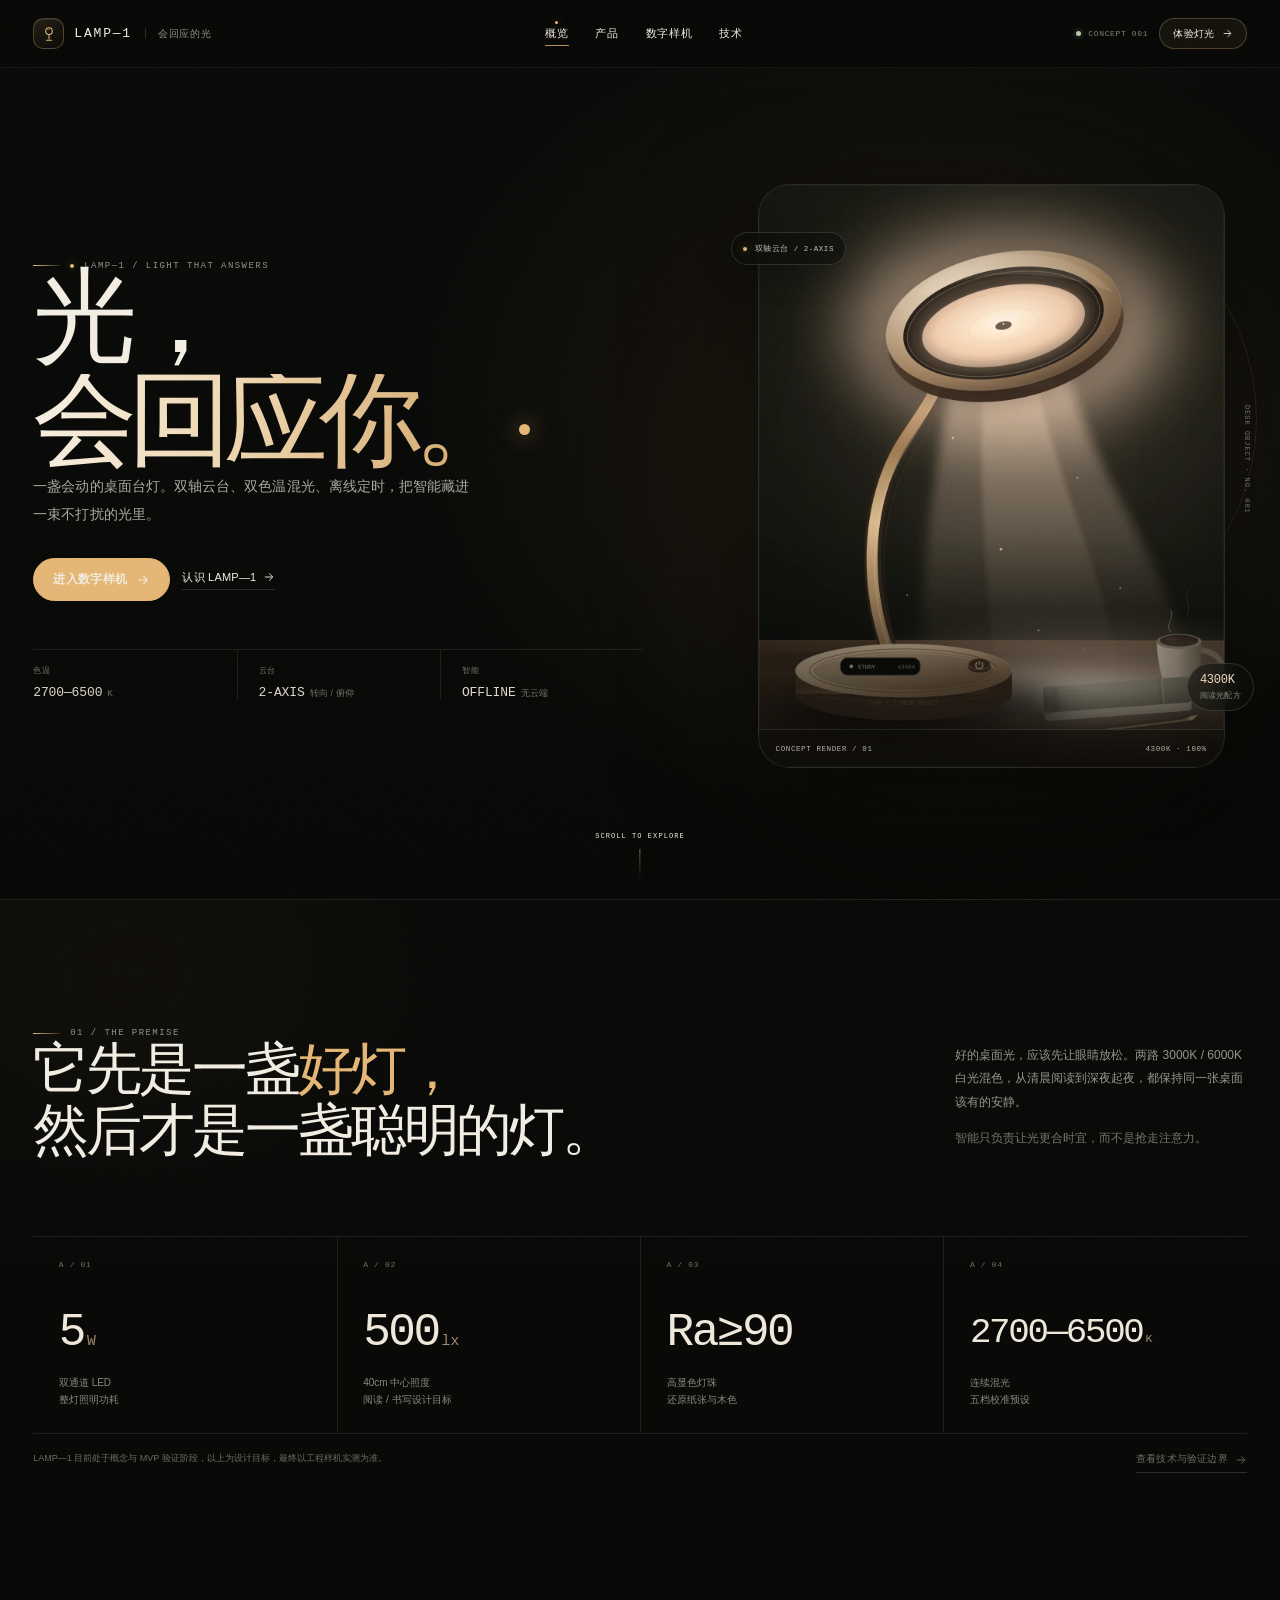
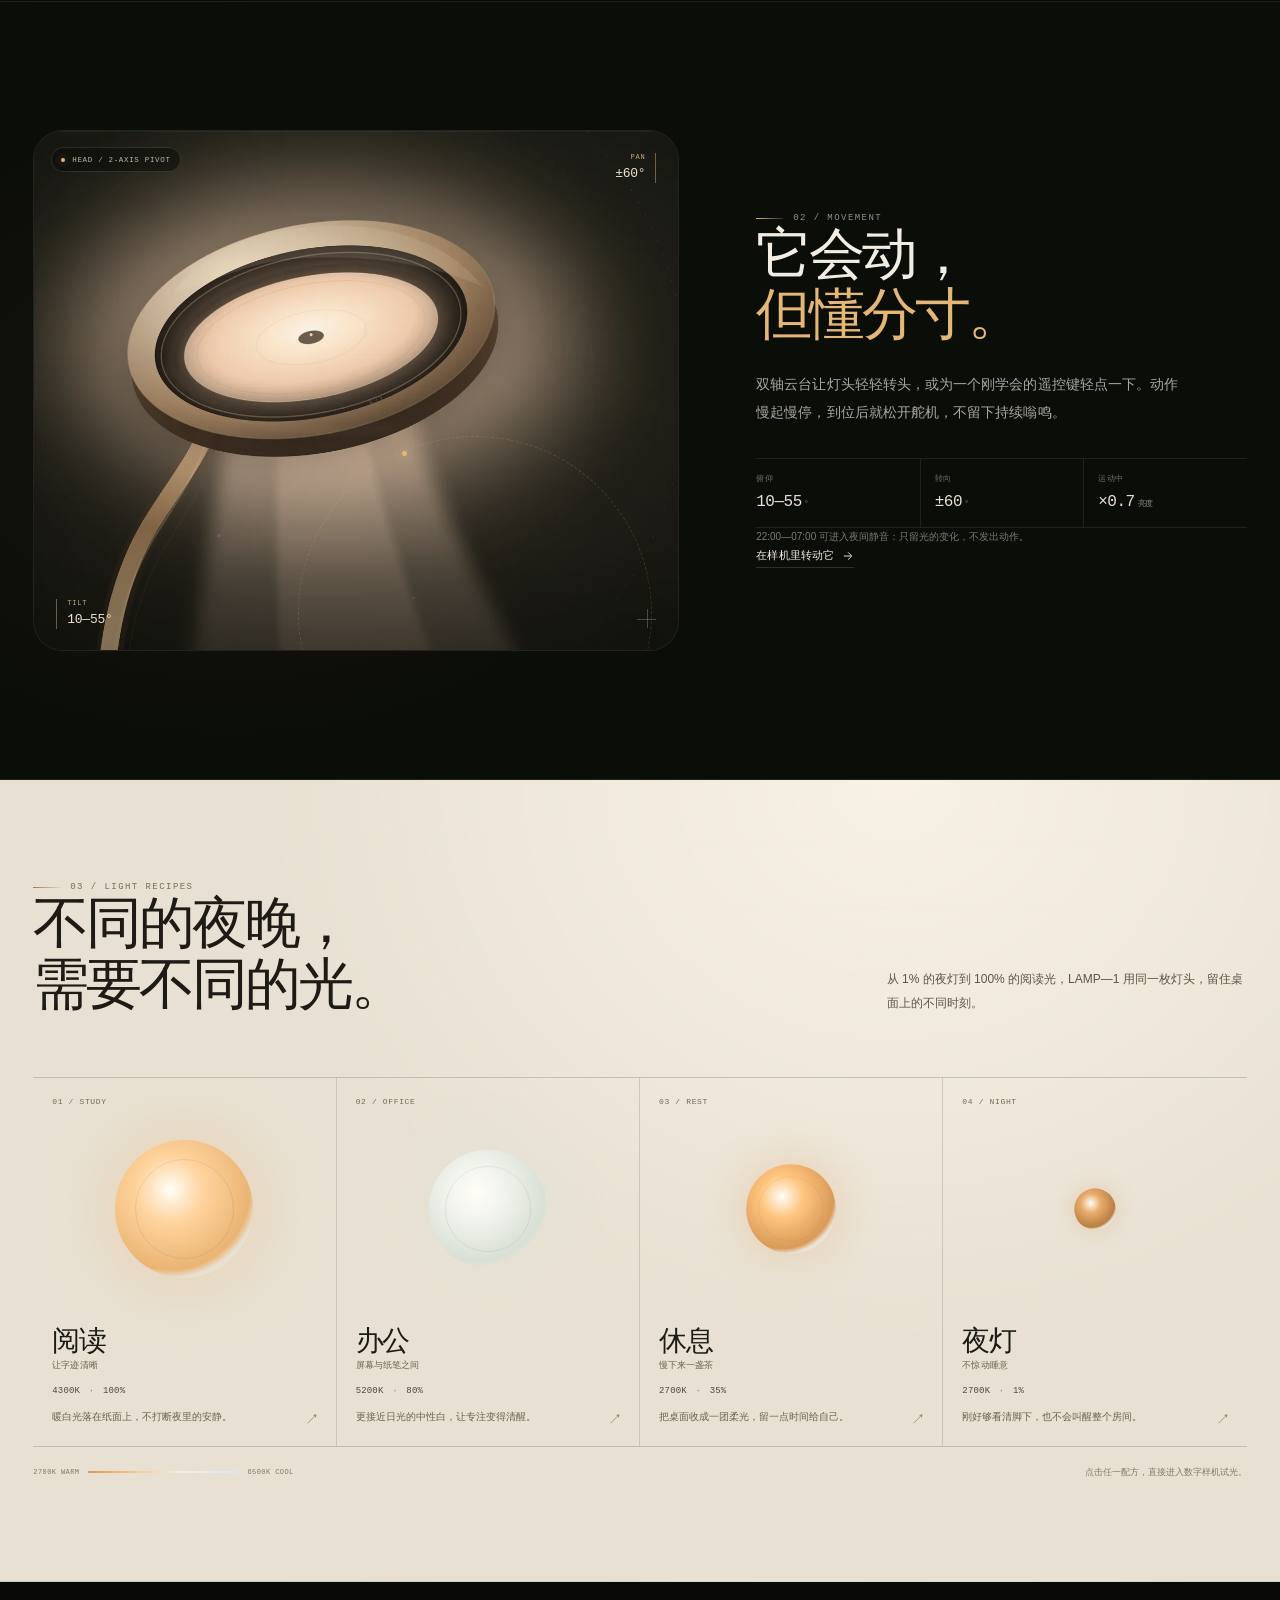
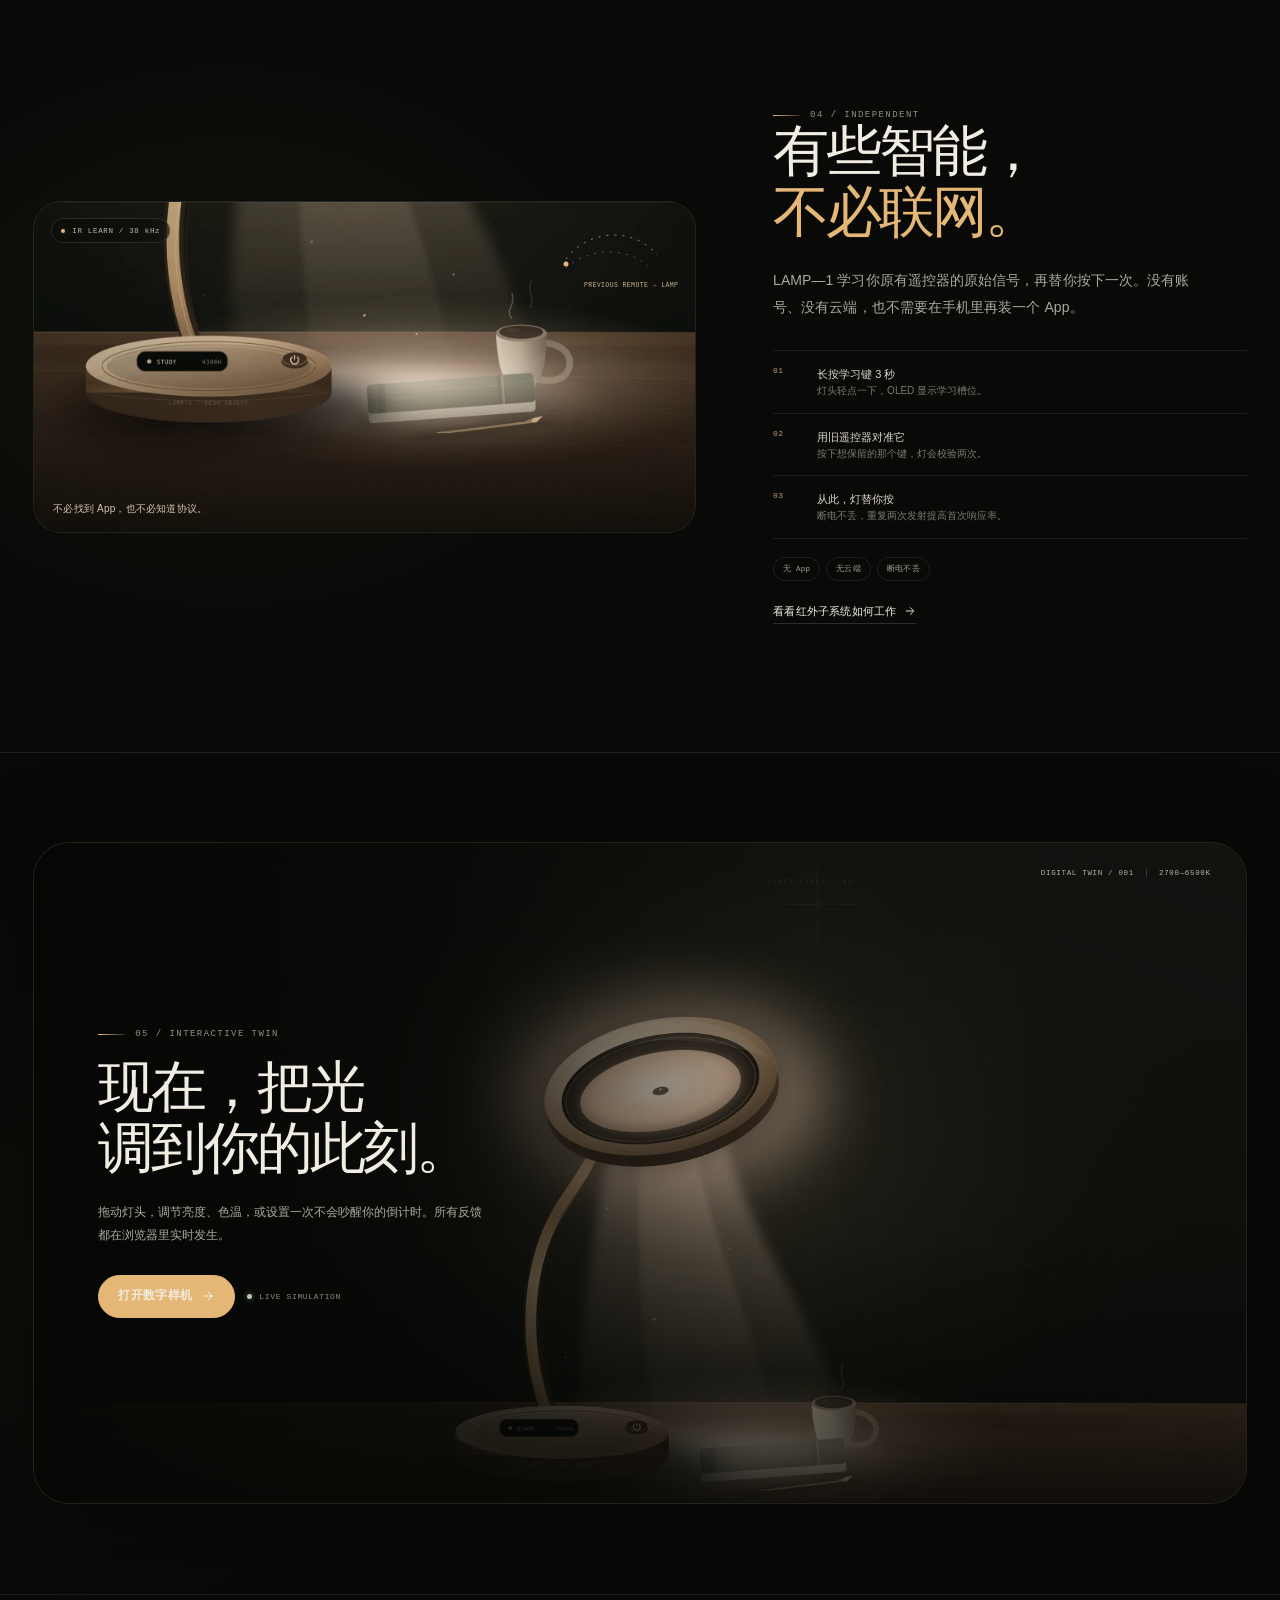
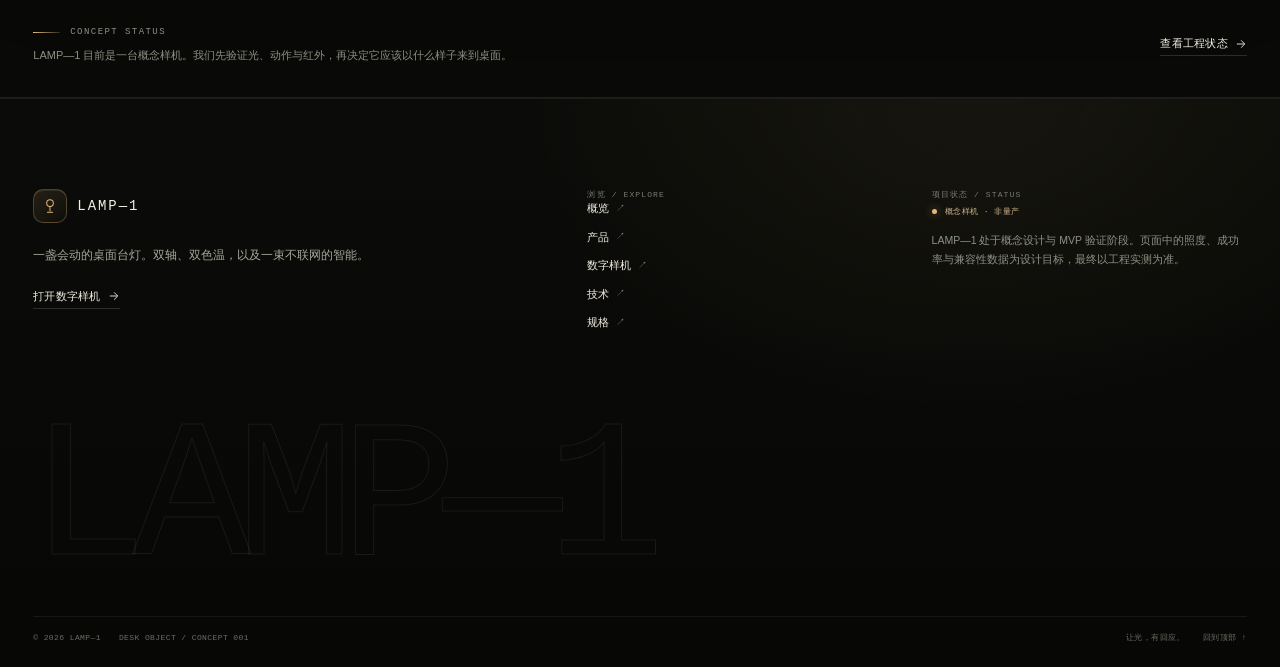
<file: web/index.html>
<!DOCTYPE html>
<html lang="zh-CN">
<head>
<meta charset="UTF-8">
<meta name="viewport" content="width=device-width, initial-scale=1.0">
<meta name="theme-color" content="#080907">
<title>LAMP—1 · 会回应你的可动台灯</title>
<meta name="description" content="LAMP—1 是一盏会回应的桌面台灯：双轴云台、2700–6500K 双色温混光、离线定时与红外学习。进入数字样机，试着调一束属于此刻的光。">
<link rel="icon" href="assets/favicon.svg" type="image/svg+xml">
<link rel="stylesheet" href="assets/site.css">
<link rel="stylesheet" href="assets/pages.css">
<link rel="preload" as="image" href="assets/lamp-hero.webp" type="image/webp">
<meta property="og:type" content="website">
<meta property="og:title" content="LAMP—1 · 光，会回应你。">
<meta property="og:description" content="一盏会动的桌面台灯。双轴云台、双色温混光、离线定时与红外学习。">
<meta property="og:image" content="assets/og.jpg">
<script>document.documentElement.classList.add('js');</script>
<script src="assets/site.js" defer></script>
</head>
<body class="site-page page-home" id="top">
<a class="site-skip" href="#main">跳到主要内容</a>

<header class="site-header" data-site-header>
  <div class="site-header__inner">
    <a class="site-brand" href="index.html" aria-label="LAMP—1 首页">
      <span class="site-brand__mark" aria-hidden="true">
        <svg viewBox="0 0 24 24" fill="none">
          <circle cx="12" cy="8.2" r="4.4" stroke="currentColor" stroke-width="1.35"/>
          <path d="M12 12.7v5.5M8.6 20.2h6.8" stroke="currentColor" stroke-width="1.35" stroke-linecap="round"/>
          <path d="M9.8 6.7c.7-.9 2.1-1.2 3.1-.6" stroke="currentColor" stroke-width="1.1" stroke-linecap="round" opacity=".55"/>
        </svg>
      </span>
      <span class="site-brand__name">LAMP—1</span>
      <span class="site-brand__tag">会回应的光</span>
    </a>

    <nav class="site-nav" aria-label="主导航">
      <a href="index.html" aria-current="page">概览</a>
      <a href="product.html">产品</a>
      <a href="simulator.html">数字样机</a>
      <a href="technology.html">技术</a>
    </nav>

    <div class="site-actions">
      <span class="site-status"><i aria-hidden="true"></i>CONCEPT 001</span>
      <a class="site-cta" href="simulator.html">
        体验灯光
        <svg viewBox="0 0 16 16" fill="none" aria-hidden="true"><path d="M3 8h9M8.5 3.5 13 8l-4.5 4.5" stroke="currentColor" stroke-width="1.2" stroke-linecap="round" stroke-linejoin="round"/></svg>
      </a>
      <button class="site-menu-toggle" type="button" data-menu-toggle aria-expanded="false" aria-controls="siteMenu" aria-label="打开菜单">
        <span class="burger" aria-hidden="true"></span>
      </button>
    </div>
  </div>

  <div class="site-menu" id="siteMenu" hidden>
    <div class="site-menu__inner">
      <nav class="site-menu__nav" aria-label="移动端导航">
        <a href="index.html" aria-current="page">概览 <span>01 / OVERVIEW</span></a>
        <a href="product.html">产品 <span>02 / THE OBJECT</span></a>
        <a href="simulator.html">数字样机 <span>03 / LIGHT FIELD</span></a>
        <a href="technology.html">技术 <span>04 / ENGINEERING</span></a>
      </nav>
      <div class="site-menu__foot">
        <p>一盏会回应的可动台灯。<br>概念样机 001 · 非量产</p>
        <a class="site-button site-button--primary" href="simulator.html">打开数字样机
          <svg viewBox="0 0 16 16" fill="none" aria-hidden="true"><path d="M3 8h9M8.5 3.5 13 8l-4.5 4.5" stroke="currentColor" stroke-width="1.2" stroke-linecap="round" stroke-linejoin="round"/></svg>
        </a>
      </div>
    </div>
  </div>
</header>

<main id="main" tabindex="-1">
  <section class="home-hero" aria-labelledby="homeTitle">
    <div class="home-hero__glow" aria-hidden="true"></div>
    <div class="home-hero__grid-bg" aria-hidden="true"></div>

    <div class="site-wrap home-hero__inner">
      <div class="home-hero__copy">
        <p class="site-kicker"><span class="dot"></span>LAMP—1 / LIGHT THAT ANSWERS</p>
        <h1 class="home-hero__title" id="homeTitle">光，<span>会回应你。</span></h1>
        <p class="home-hero__lead">一盏会动的桌面台灯。双轴云台、双色温混光、离线定时，把智能藏进一束不打扰的光里。</p>
        <div class="site-actions-row">
          <a class="site-button site-button--primary" href="simulator.html">
            进入数字样机
            <svg viewBox="0 0 16 16" fill="none" aria-hidden="true"><path d="M3 8h9M8.5 3.5 13 8l-4.5 4.5" stroke="currentColor" stroke-width="1.2" stroke-linecap="round" stroke-linejoin="round"/></svg>
          </a>
          <a class="site-text-link" href="product.html">认识 LAMP—1
            <svg viewBox="0 0 16 16" fill="none" aria-hidden="true"><path d="M3 8h9M8.5 3.5 13 8l-4.5 4.5" stroke="currentColor" stroke-width="1.2" stroke-linecap="round" stroke-linejoin="round"/></svg>
          </a>
        </div>

        <dl class="hero-facts">
          <div>
            <dt>色温</dt>
            <dd><span class="mono">2700—6500</span><small>K</small></dd>
          </div>
          <div>
            <dt>云台</dt>
            <dd><span class="mono">2-AXIS</span><small>转向 / 俯仰</small></dd>
          </div>
          <div>
            <dt>智能</dt>
            <dd><span class="mono">OFFLINE</span><small>无云端</small></dd>
          </div>
        </dl>
      </div>

      <div class="home-hero__visual">
        <span class="hero-orbit" aria-hidden="true"></span>
        <figure class="hero-object">
          <img src="assets/lamp-hero.webp" width="1200" height="1500" alt="LAMP—1 概念台灯在深色桌面中点亮，暖白光落在书本与马克杯上" fetchpriority="high">
          <figcaption class="hero-object__caption">
            <span>CONCEPT RENDER / 01</span>
            <span>4300K · 100%</span>
          </figcaption>
        </figure>
        <span class="hero-float hero-float--top"><span class="mini-dot"></span>双轴云台 / 2-AXIS</span>
        <span class="hero-float hero-float--bottom"><b>4300K</b><small>阅读光配方</small></span>
        <span class="hero-side-note" aria-hidden="true">DESK OBJECT · NO. 001</span>
      </div>
    </div>

    <a class="scroll-cue" href="#premise">
      <span>SCROLL TO EXPLORE</span>
      <i aria-hidden="true"></i>
    </a>
  </section>

  <section class="site-section premise" id="premise" aria-labelledby="premiseTitle">
    <div class="site-wrap">
      <div class="premise__head" data-reveal>
        <p class="site-kicker">01 / THE PREMISE</p>
        <div class="premise__title-row">
          <h2 class="site-title" id="premiseTitle">它先是一盏<span class="accent">好灯，</span><br>然后才是一盏聪明的灯。</h2>
          <div class="premise__aside">
            <p>好的桌面光，应该先让眼睛放松。两路 3000K / 6000K 白光混色，从清晨阅读到深夜起夜，都保持同一张桌面该有的安静。</p>
            <p>智能只负责让光更合时宜，而不是抢走注意力。</p>
          </div>
        </div>
      </div>

      <div class="premise__facts" data-reveal style="--reveal-delay:.08s">
        <div class="fact">
          <span class="fact__index">A / 01</span>
          <strong>5<em>W</em></strong>
          <p>双通道 LED<br>整灯照明功耗</p>
        </div>
        <div class="fact">
          <span class="fact__index">A / 02</span>
          <strong>500<em>lx</em></strong>
          <p>40cm 中心照度<br>阅读 / 书写设计目标</p>
        </div>
        <div class="fact">
          <span class="fact__index">A / 03</span>
          <strong>Ra≥90</strong>
          <p>高显色灯珠<br>还原纸张与木色</p>
        </div>
        <div class="fact">
          <span class="fact__index">A / 04</span>
          <strong class="fact__long">2700—6500<em>K</em></strong>
          <p>连续混光<br>五档校准预设</p>
        </div>
      </div>

      <div class="premise__foot">
        <p>LAMP—1 目前处于概念与 MVP 验证阶段，以上为设计目标，最终以工程样机实测为准。</p>
        <a class="site-text-link" href="technology.html">查看技术与验证边界
          <svg viewBox="0 0 16 16" fill="none" aria-hidden="true"><path d="M3 8h9M8.5 3.5 13 8l-4.5 4.5" stroke="currentColor" stroke-width="1.2" stroke-linecap="round" stroke-linejoin="round"/></svg>
        </a>
      </div>
    </div>
  </section>

  <section class="site-section motion-feature" aria-labelledby="motionTitle">
    <div class="site-wrap motion-feature__inner">
      <div class="motion-feature__media" data-reveal>
        <div class="motion-media site-media">
          <img src="assets/detail-head.webp" width="1400" height="1000" loading="lazy" alt="LAMP—1 灯头特写，圆形柔光灯盘与金属灯臂相接">
          <span class="site-media-label motion-media__label"><span class="mini-dot"></span>HEAD / 2-AXIS PIVOT</span>
          <span class="motion-annotation motion-annotation--tilt">TILT<br><b>10—55°</b></span>
          <span class="motion-annotation motion-annotation--pan">PAN<br><b>±60°</b></span>
          <span class="motion-arc" aria-hidden="true"></span>
          <span class="motion-crosshair" aria-hidden="true"></span>
        </div>
      </div>

      <div class="motion-feature__copy" data-reveal style="--reveal-delay:.08s">
        <p class="site-kicker">02 / MOVEMENT</p>
        <h2 class="site-title" id="motionTitle">它会动，<br><span class="accent">但懂分寸。</span></h2>
        <p class="site-lead">双轴云台让灯头轻轻转头，或为一个刚学会的遥控键轻点一下。动作慢起慢停，到位后就松开舵机，不留下持续嗡鸣。</p>

        <div class="motion-specs">
          <div><span>俯仰</span><strong>10—55<em>°</em></strong></div>
          <div><span>转向</span><strong>±60<em>°</em></strong></div>
          <div><span>运动中</span><strong>×0.7<em>亮度</em></strong></div>
        </div>

        <p class="motion-note">22:00—07:00 可进入夜间静音：只留光的变化，不发出动作。</p>
        <a class="site-text-link" href="simulator.html">在样机里转动它
          <svg viewBox="0 0 16 16" fill="none" aria-hidden="true"><path d="M3 8h9M8.5 3.5 13 8l-4.5 4.5" stroke="currentColor" stroke-width="1.2" stroke-linecap="round" stroke-linejoin="round"/></svg>
        </a>
      </div>
    </div>
  </section>

  <section class="site-section light-gallery" id="recipes" aria-labelledby="recipesTitle">
    <div class="site-wrap">
      <div class="light-gallery__head" data-reveal>
        <div>
          <p class="site-kicker">03 / LIGHT RECIPES</p>
          <h2 class="site-title" id="recipesTitle">不同的夜晚，<br>需要不同的光。</h2>
        </div>
        <p class="light-gallery__intro">从 1% 的夜灯到 100% 的阅读光，LAMP—1 用同一枚灯头，留住桌面上的不同时刻。</p>
      </div>

      <div class="recipe-grid">
        <a class="recipe-card" href="simulator.html?scene=study" data-reveal style="--reveal-delay:.02s">
          <span class="recipe-card__index">01 / STUDY</span>
          <span class="recipe-orb recipe-orb--study" aria-hidden="true"></span>
          <span class="recipe-card__name">阅读<small>让字迹清晰</small></span>
          <span class="recipe-card__meta">4300K <i>·</i> 100%</span>
          <span class="recipe-card__desc">暖白光落在纸面上，不打断夜里的安静。</span>
          <span class="recipe-arrow" aria-hidden="true">↗</span>
        </a>
        <a class="recipe-card" href="simulator.html?scene=office" data-reveal style="--reveal-delay:.07s">
          <span class="recipe-card__index">02 / OFFICE</span>
          <span class="recipe-orb recipe-orb--office" aria-hidden="true"></span>
          <span class="recipe-card__name">办公<small>屏幕与纸笔之间</small></span>
          <span class="recipe-card__meta">5200K <i>·</i> 80%</span>
          <span class="recipe-card__desc">更接近日光的中性白，让专注变得清醒。</span>
          <span class="recipe-arrow" aria-hidden="true">↗</span>
        </a>
        <a class="recipe-card" href="simulator.html?scene=rest" data-reveal style="--reveal-delay:.12s">
          <span class="recipe-card__index">03 / REST</span>
          <span class="recipe-orb recipe-orb--rest" aria-hidden="true"></span>
          <span class="recipe-card__name">休息<small>慢下来一盏茶</small></span>
          <span class="recipe-card__meta">2700K <i>·</i> 35%</span>
          <span class="recipe-card__desc">把桌面收成一团柔光，留一点时间给自己。</span>
          <span class="recipe-arrow" aria-hidden="true">↗</span>
        </a>
        <a class="recipe-card" href="simulator.html?scene=night" data-reveal style="--reveal-delay:.17s">
          <span class="recipe-card__index">04 / NIGHT</span>
          <span class="recipe-orb recipe-orb--night" aria-hidden="true"></span>
          <span class="recipe-card__name">夜灯<small>不惊动睡意</small></span>
          <span class="recipe-card__meta">2700K <i>·</i> 1%</span>
          <span class="recipe-card__desc">刚好够看清脚下，也不会叫醒整个房间。</span>
          <span class="recipe-arrow" aria-hidden="true">↗</span>
        </a>
      </div>

      <div class="light-gallery__foot">
        <div class="cct-scale" aria-hidden="true"><span>2700K WARM</span><i></i><span>6500K COOL</span></div>
        <p>点击任一配方，直接进入数字样机试光。</p>
      </div>
    </div>
  </section>

  <section class="site-section offline-feature" aria-labelledby="offlineTitle">
    <div class="site-wrap offline-feature__inner">
      <div class="offline-feature__media" data-reveal>
        <div class="site-media offline-media">
          <img src="assets/detail-desk.webp" width="1600" height="800" loading="lazy" alt="LAMP—1 灯座与桌面细节，底座上显示阅读模式，旁边放着书本和咖啡">
          <span class="site-media-label offline-media__label"><span class="mini-dot"></span>IR LEARN / 38 kHz</span>
          <div class="ir-signal" aria-hidden="true">
            <svg viewBox="0 0 120 80" fill="none">
              <path d="M8 41c11-15 29-24 48-24 17 0 32 7 43 20" stroke="currentColor" stroke-width="1" stroke-dasharray="2 6" opacity=".65"/>
              <path d="M8 50c11-10 26-16 43-16 15 0 29 5 39 14" stroke="currentColor" stroke-width="1" stroke-dasharray="2 6" opacity=".38"/>
              <circle cx="8" cy="46" r="2.5" fill="currentColor"/>
            </svg>
            <span>PREVIOUS REMOTE → LAMP</span>
          </div>
          <span class="offline-media__caption">不必找到 App，也不必知道协议。</span>
        </div>
      </div>

      <div class="offline-feature__copy" data-reveal style="--reveal-delay:.08s">
        <p class="site-kicker">04 / INDEPENDENT</p>
        <h2 class="site-title" id="offlineTitle">有些智能，<br><span class="accent">不必联网。</span></h2>
        <p class="site-lead">LAMP—1 学习你原有遥控器的原始信号，再替你按下一次。没有账号、没有云端，也不需要在手机里再装一个 App。</p>

        <ol class="learn-steps">
          <li>
            <span class="learn-steps__index">01</span>
            <div><strong>长按学习键 3 秒</strong><p>灯头轻点一下，OLED 显示学习槽位。</p></div>
          </li>
          <li>
            <span class="learn-steps__index">02</span>
            <div><strong>用旧遥控器对准它</strong><p>按下想保留的那个键，灯会校验两次。</p></div>
          </li>
          <li>
            <span class="learn-steps__index">03</span>
            <div><strong>从此，灯替你按</strong><p>断电不丢，重复两次发射提高首次响应率。</p></div>
          </li>
        </ol>

        <div class="offline-tags">
          <span>无 App</span><span>无云端</span><span>断电不丢</span>
        </div>
        <a class="site-text-link" href="technology.html#infrared">看看红外子系统如何工作
          <svg viewBox="0 0 16 16" fill="none" aria-hidden="true"><path d="M3 8h9M8.5 3.5 13 8l-4.5 4.5" stroke="currentColor" stroke-width="1.2" stroke-linecap="round" stroke-linejoin="round"/></svg>
        </a>
      </div>
    </div>
  </section>

  <section class="site-section sim-cta-section" aria-labelledby="simCtaTitle">
    <div class="site-wrap">
      <div class="sim-cta" data-reveal>
        <img class="sim-cta__bg" src="assets/lamp-wide.webp" width="1800" height="1000" loading="lazy" alt="LAMP—1 在深色房间中的完整光影场景">
        <div class="sim-cta__shade" aria-hidden="true"></div>
        <div class="sim-cta__content">
          <p class="site-kicker">05 / INTERACTIVE TWIN</p>
          <h2 class="site-title" id="simCtaTitle">现在，把光<br>调到你的此刻。</h2>
          <p>拖动灯头，调节亮度、色温，或设置一次不会吵醒你的倒计时。所有反馈都在浏览器里实时发生。</p>
          <div class="site-actions-row">
            <a class="site-button site-button--primary" href="simulator.html">打开数字样机
              <svg viewBox="0 0 16 16" fill="none" aria-hidden="true"><path d="M3 8h9M8.5 3.5 13 8l-4.5 4.5" stroke="currentColor" stroke-width="1.2" stroke-linecap="round" stroke-linejoin="round"/></svg>
            </a>
            <span class="sim-cta__live"><i aria-hidden="true"></i>LIVE SIMULATION</span>
          </div>
        </div>
        <div class="sim-cta__meta" aria-hidden="true">
          <span>DIGITAL TWIN / 001</span>
          <span>2700—6500K</span>
        </div>
      </div>
    </div>
  </section>

  <section class="concept-band">
    <div class="site-wrap concept-band__inner">
      <div>
        <p class="site-kicker">CONCEPT STATUS</p>
        <p>LAMP—1 目前是一台概念样机。我们先验证光、动作与红外，再决定它应该以什么样子来到桌面。</p>
      </div>
      <a class="site-text-link" href="technology.html#status">查看工程状态
        <svg viewBox="0 0 16 16" fill="none" aria-hidden="true"><path d="M3 8h9M8.5 3.5 13 8l-4.5 4.5" stroke="currentColor" stroke-width="1.2" stroke-linecap="round" stroke-linejoin="round"/></svg>
      </a>
    </div>
  </section>
</main>

<footer class="site-footer">
  <div class="site-footer__inner">
    <div class="site-footer__top">
      <div class="footer-brand">
        <a class="site-brand" href="index.html" aria-label="LAMP—1 首页">
          <span class="site-brand__mark" aria-hidden="true">
            <svg viewBox="0 0 24 24" fill="none">
              <circle cx="12" cy="8.2" r="4.4" stroke="currentColor" stroke-width="1.35"/>
              <path d="M12 12.7v5.5M8.6 20.2h6.8" stroke="currentColor" stroke-width="1.35" stroke-linecap="round"/>
            </svg>
          </span>
          <span class="site-brand__name">LAMP—1</span>
        </a>
        <div class="footer-brand-copy">
          <p>一盏会动的桌面台灯。双轴、双色温，以及一束不联网的智能。</p>
          <div class="footer-brand-links">
            <a class="site-text-link" href="simulator.html">打开数字样机
              <svg viewBox="0 0 16 16" fill="none" aria-hidden="true"><path d="M3 8h9M8.5 3.5 13 8l-4.5 4.5" stroke="currentColor" stroke-width="1.2" stroke-linecap="round" stroke-linejoin="round"/></svg>
            </a>
          </div>
        </div>
      </div>

      <div class="footer-col">
        <h3>浏览 / Explore</h3>
        <a href="index.html">概览 <span class="arrow">↗</span></a>
        <a href="product.html">产品 <span class="arrow">↗</span></a>
        <a href="simulator.html">数字样机 <span class="arrow">↗</span></a>
        <a href="technology.html">技术 <span class="arrow">↗</span></a>
        <a href="technology.html#specs">规格 <span class="arrow">↗</span></a>
      </div>

      <div class="footer-note">
        <h3>项目状态 / Status</h3>
        <span class="footer-prototype"><i aria-hidden="true"></i>概念样机 · 非量产</span>
        <p>LAMP—1 处于概念设计与 MVP 验证阶段。页面中的照度、成功率与兼容性数据为设计目标，最终以工程实测为准。</p>
      </div>
    </div>

    <div class="footer-wordmark" aria-hidden="true">LAMP—1</div>

    <div class="site-footer__bottom">
      <div class="meta-set">
        <span>© <span data-year>2026</span> LAMP—1</span>
        <span>DESK OBJECT / CONCEPT 001</span>
      </div>
      <div class="meta-set">
        <span>让光，有回应。</span>
        <a href="#top">回到顶部 ↑</a>
      </div>
    </div>
  </div>
</footer>
</body>
</html>
</file>
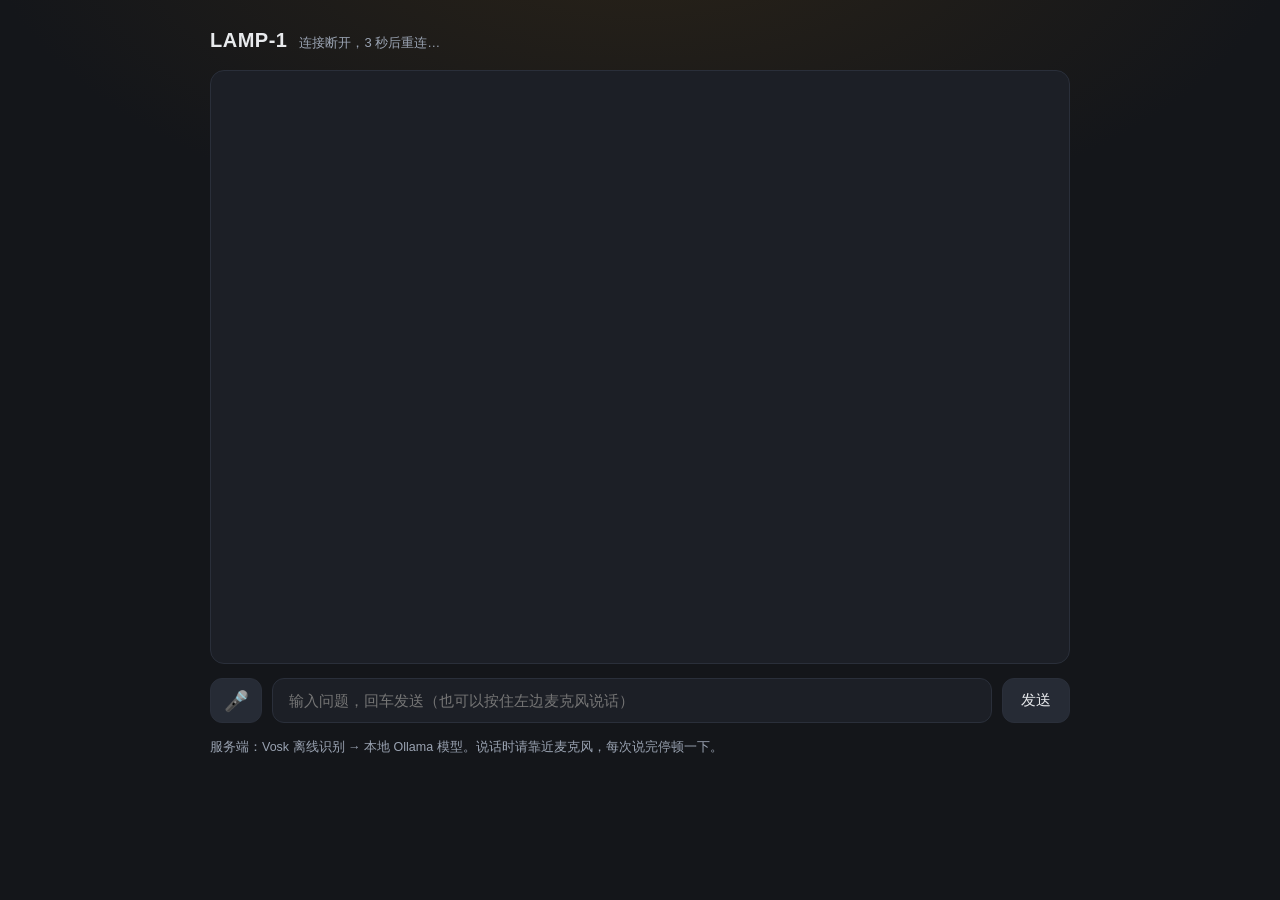
<file: server/web/index.html>
<!DOCTYPE html>
<html lang="zh-CN">
<head>
<meta charset="utf-8" />
<meta name="viewport" content="width=device-width, initial-scale=1" />
<title>LAMP-1 语音助手</title>
<style>
  :root {
    --bg: #14161a;
    --panel: #1c1f26;
    --line: #2a2f3a;
    --text: #e8eaed;
    --dim: #9aa3b2;
    --warm: #ffb45c;
    --ok: #6ee7a8;
  }
  * { box-sizing: border-box; }
  body {
    margin: 0;
    background: radial-gradient(1200px 600px at 50% -10%, #2a2318 0%, var(--bg) 55%);
    color: var(--text);
    font: 15px/1.6 "Segoe UI", "Microsoft YaHei", sans-serif;
    min-height: 100vh;
    display: flex;
    justify-content: center;
    padding: 24px 16px;
  }
  .app { width: min(860px, 100%); display: flex; flex-direction: column; gap: 14px; }
  header { display: flex; align-items: baseline; gap: 12px; }
  h1 { font-size: 20px; margin: 0; letter-spacing: .5px; }
  header .state { color: var(--dim); font-size: 13px; }
  header .state b { color: var(--ok); font-weight: 600; }
  #log {
    flex: 1;
    min-height: 55vh;
    max-height: 66vh;
    overflow-y: auto;
    background: var(--panel);
    border: 1px solid var(--line);
    border-radius: 14px;
    padding: 16px;
    display: flex;
    flex-direction: column;
    gap: 10px;
    scroll-behavior: smooth;
  }
  .msg { max-width: 82%; padding: 10px 14px; border-radius: 12px; white-space: pre-wrap; word-break: break-word; }
  .me { align-self: flex-end; background: #2b3444; border-bottom-right-radius: 4px; }
  .bot { align-self: flex-start; background: #20242c; border: 1px solid var(--line); border-bottom-left-radius: 4px; }
  .bot .who { color: var(--warm); font-size: 12px; margin-bottom: 2px; }
  .heard { align-self: flex-start; color: var(--dim); font-size: 13px; font-style: italic; }
  .err { align-self: flex-start; color: #ff8f8f; font-size: 13px; }
  .bar { display: flex; gap: 10px; }
  input[type=text] {
    flex: 1;
    background: var(--panel);
    border: 1px solid var(--line);
    border-radius: 12px;
    color: var(--text);
    padding: 13px 16px;
    font-size: 15px;
    outline: none;
  }
  input[type=text]:focus { border-color: #4a5568; }
  button {
    border: 1px solid var(--line);
    background: #262b35;
    color: var(--text);
    border-radius: 12px;
    padding: 0 18px;
    font-size: 15px;
    cursor: pointer;
  }
  button:hover { background: #2f3542; }
  button:disabled { opacity: .45; cursor: not-allowed; }
  #mic { width: 52px; font-size: 20px; padding: 0; }
  #mic.on { background: #7a2b2b; border-color: #a33; animation: pulse 1s infinite; }
  @keyframes pulse { 50% { box-shadow: 0 0 0 6px rgba(200,60,60,.15); } }
  .hint { color: var(--dim); font-size: 12.5px; }
</style>
</head>
<body>
<div class="app">
  <header>
    <h1>LAMP-1</h1>
    <div class="state" id="state">连接中…</div>
  </header>

  <div id="log"></div>

  <div class="bar">
    <button id="mic" title="按住说话">🎤</button>
    <input id="text" type="text" placeholder="输入问题，回车发送（也可以按住左边麦克风说话）" autocomplete="off" />
    <button id="send">发送</button>
  </div>
  <div class="hint">服务端：Vosk 离线识别 → 本地 Ollama 模型。说话时请靠近麦克风，每次说完停顿一下。</div>
</div>

<script>
const log = document.getElementById('log');
const stateEl = document.getElementById('state');
const input = document.getElementById('text');
const sendBtn = document.getElementById('send');
const micBtn = document.getElementById('mic');

let ws = null;
let pending = null;      // 当前回答的 DOM 节点
let busy = false;
let micStream = null, audioCtx = null, processor = null, recording = false;

function add(cls, text) {
  const el = document.createElement('div');
  el.className = cls;
  el.textContent = text;
  log.appendChild(el);
  log.scrollTop = log.scrollHeight;
  return el;
}

function setBusy(v) {
  busy = v;
  sendBtn.disabled = v;
  input.disabled = v;
}

function connect() {
  ws = new WebSocket(`ws://${location.host}/ws`);
  ws.onopen = () => { stateEl.innerHTML = '<b>已连接</b> · 模型就绪后即可提问'; };
  ws.onclose = () => {
    stateEl.textContent = '连接断开，3 秒后重连…';
    setTimeout(connect, 3000);
  };
  ws.onerror = () => { stateEl.textContent = '连接出错'; };
  ws.onmessage = (ev) => {
    let m;
    try { m = JSON.parse(ev.data); } catch { return; }
    if (m.type === 'heard') {
      add('heard', m.text === '（没听清）' ? '（没听清）' : '你说：' + m.text);
      if (m.text === '（没听清）') setBusy(false);
    } else if (m.type === 'token') {
      if (!pending) {
        pending = add('bot', '');
        pending.innerHTML = '<div class="who">LAMP-1</div>';
        pending.appendChild(document.createTextNode(''));
      }
      pending.lastChild.textContent += m.text;
      log.scrollTop = log.scrollHeight;
    } else if (m.type === 'done') {
      pending = null;
      setBusy(false);
    } else if (m.type === 'error') {
      add('err', '错误：' + m.text);
      pending = null;
      setBusy(false);
    }
  };
}

function ask(text) {
  if (!ws || ws.readyState !== WebSocket.OPEN || !text.trim() || busy) return;
  add('me', text);
  setBusy(true);
  ws.send(JSON.stringify({ type: 'ask', text }));
}

sendBtn.onclick = () => { ask(input.value); input.value = ''; };
input.addEventListener('keydown', (e) => { if (e.key === 'Enter') { ask(input.value); input.value = ''; } });

// ---- 麦克风：16 kHz 单声道 PCM，base64 分片上传 ----
function b64FromInt16(int16) {
  const bytes = new Uint8Array(int16.buffer);
  let bin = '';
  const CH = 0x8000;
  for (let i = 0; i < bytes.length; i += CH) {
    bin += String.fromCharCode.apply(null, bytes.subarray(i, i + CH));
  }
  return btoa(bin);
}

async function startMic() {
  if (recording || busy) return;
  try {
    micStream = await navigator.mediaDevices.getUserMedia({ audio: { channelCount: 1, echoCancellation: true, noiseSuppression: true } });
  } catch (e) {
    add('err', '拿不到麦克风：' + e.message);
    return;
  }
  audioCtx = new AudioContext({ sampleRate: 16000 });
  const src = audioCtx.createMediaStreamSource(micStream);
  processor = audioCtx.createScriptProcessor(1024, 1, 1);
  processor.onaudioprocess = (e) => {
    if (!recording || !ws || ws.readyState !== WebSocket.OPEN) return;
    const f = e.inputBuffer.getChannelData(0);
    const pcm = new Int16Array(f.length);
    for (let i = 0; i < f.length; i++) {
      const v = Math.max(-1, Math.min(1, f[i]));
      pcm[i] = v < 0 ? v * 0x8000 : v * 0x7fff;
    }
    ws.send(JSON.stringify({ type: 'audio', b64: b64FromInt16(pcm) }));
  };
  src.connect(processor);
  processor.connect(audioCtx.destination);
  recording = true;
  micBtn.classList.add('on');
  setBusy(true);
  ws.send(JSON.stringify({ type: 'audio_start' }));
}

function stopMic() {
  if (!recording) return;
  recording = false;
  micBtn.classList.remove('on');
  if (processor) { processor.disconnect(); processor.onaudioprocess = null; processor = null; }
  if (audioCtx) { audioCtx.close(); audioCtx = null; }
  if (micStream) { micStream.getTracks().forEach(t => t.stop()); micStream = null; }
  if (ws && ws.readyState === WebSocket.OPEN) ws.send(JSON.stringify({ type: 'audio_end' }));
}

micBtn.addEventListener('mousedown', startMic);
micBtn.addEventListener('mouseup', stopMic);
micBtn.addEventListener('mouseleave', stopMic);
micBtn.addEventListener('touchstart', (e) => { e.preventDefault(); startMic(); }, { passive: false });
micBtn.addEventListener('touchend', (e) => { e.preventDefault(); stopMic(); }, { passive: false });

connect();
</script>
</body>
</html>
</file>
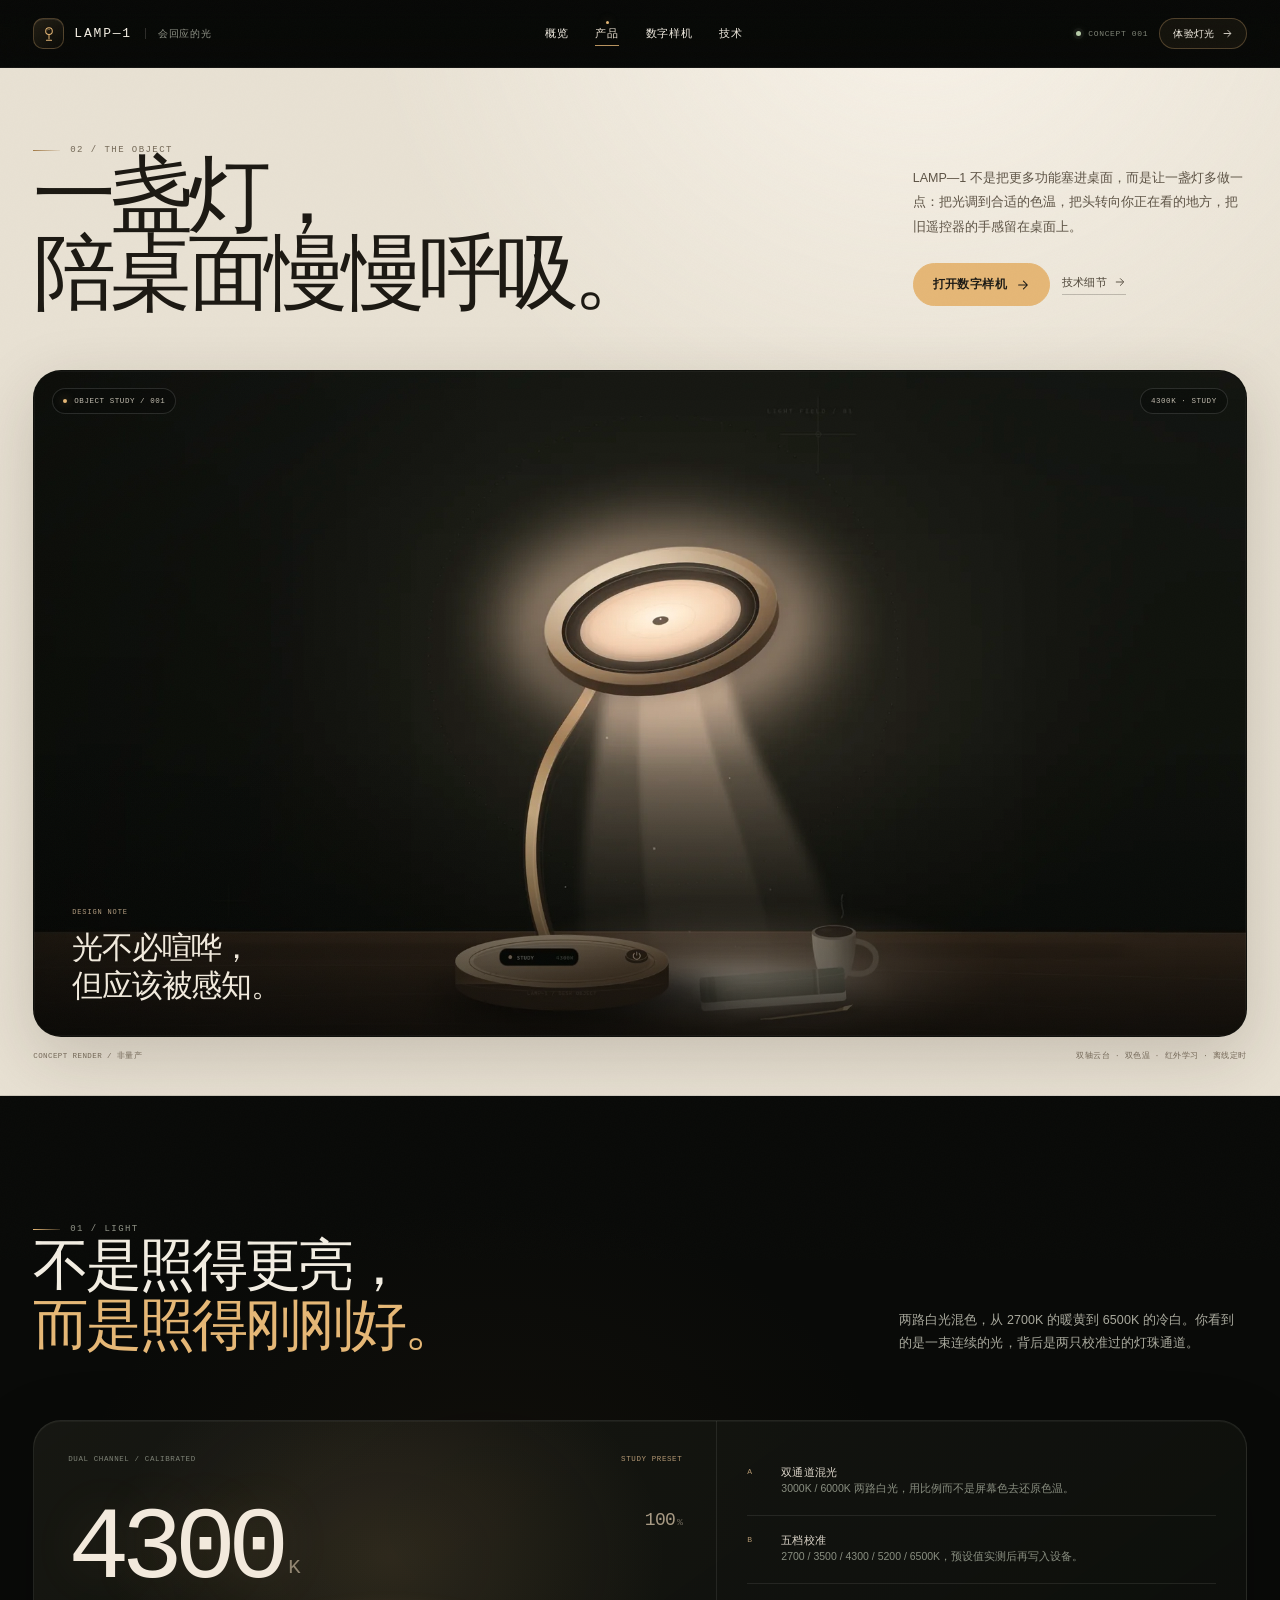
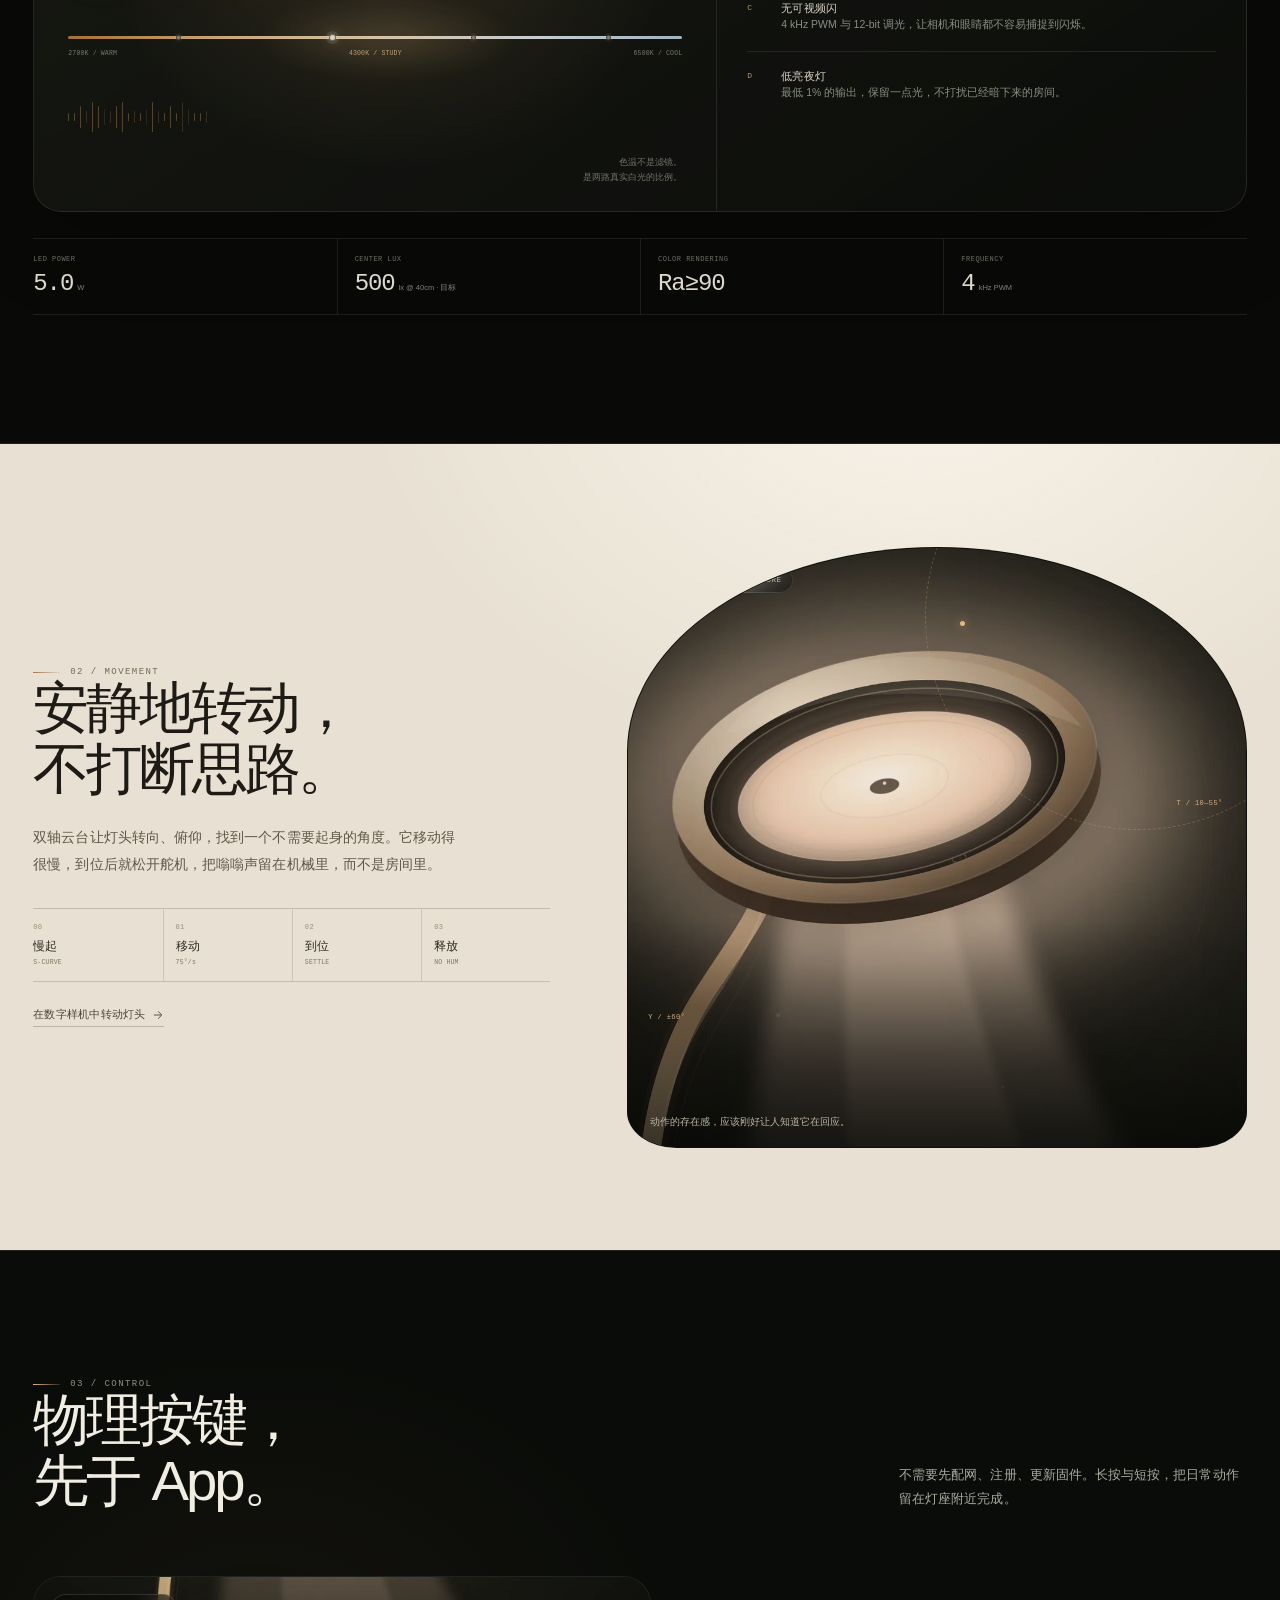
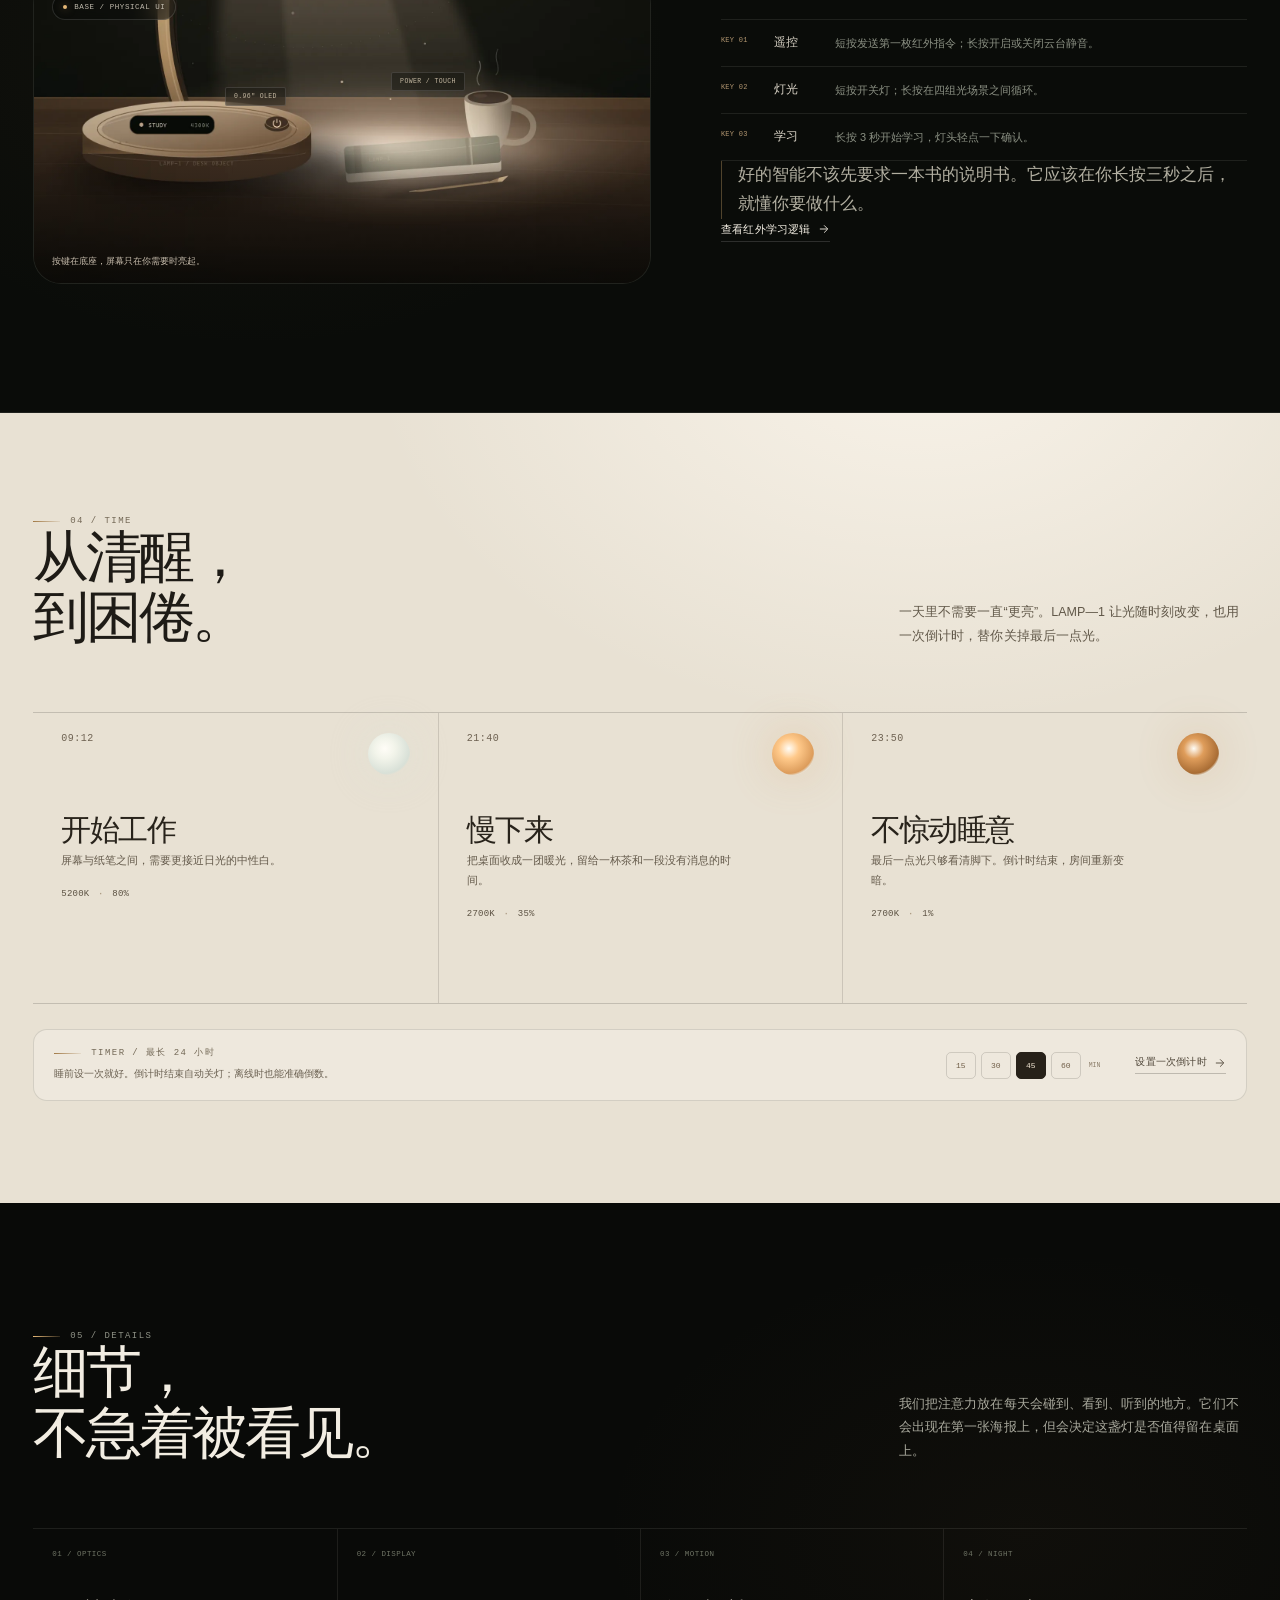
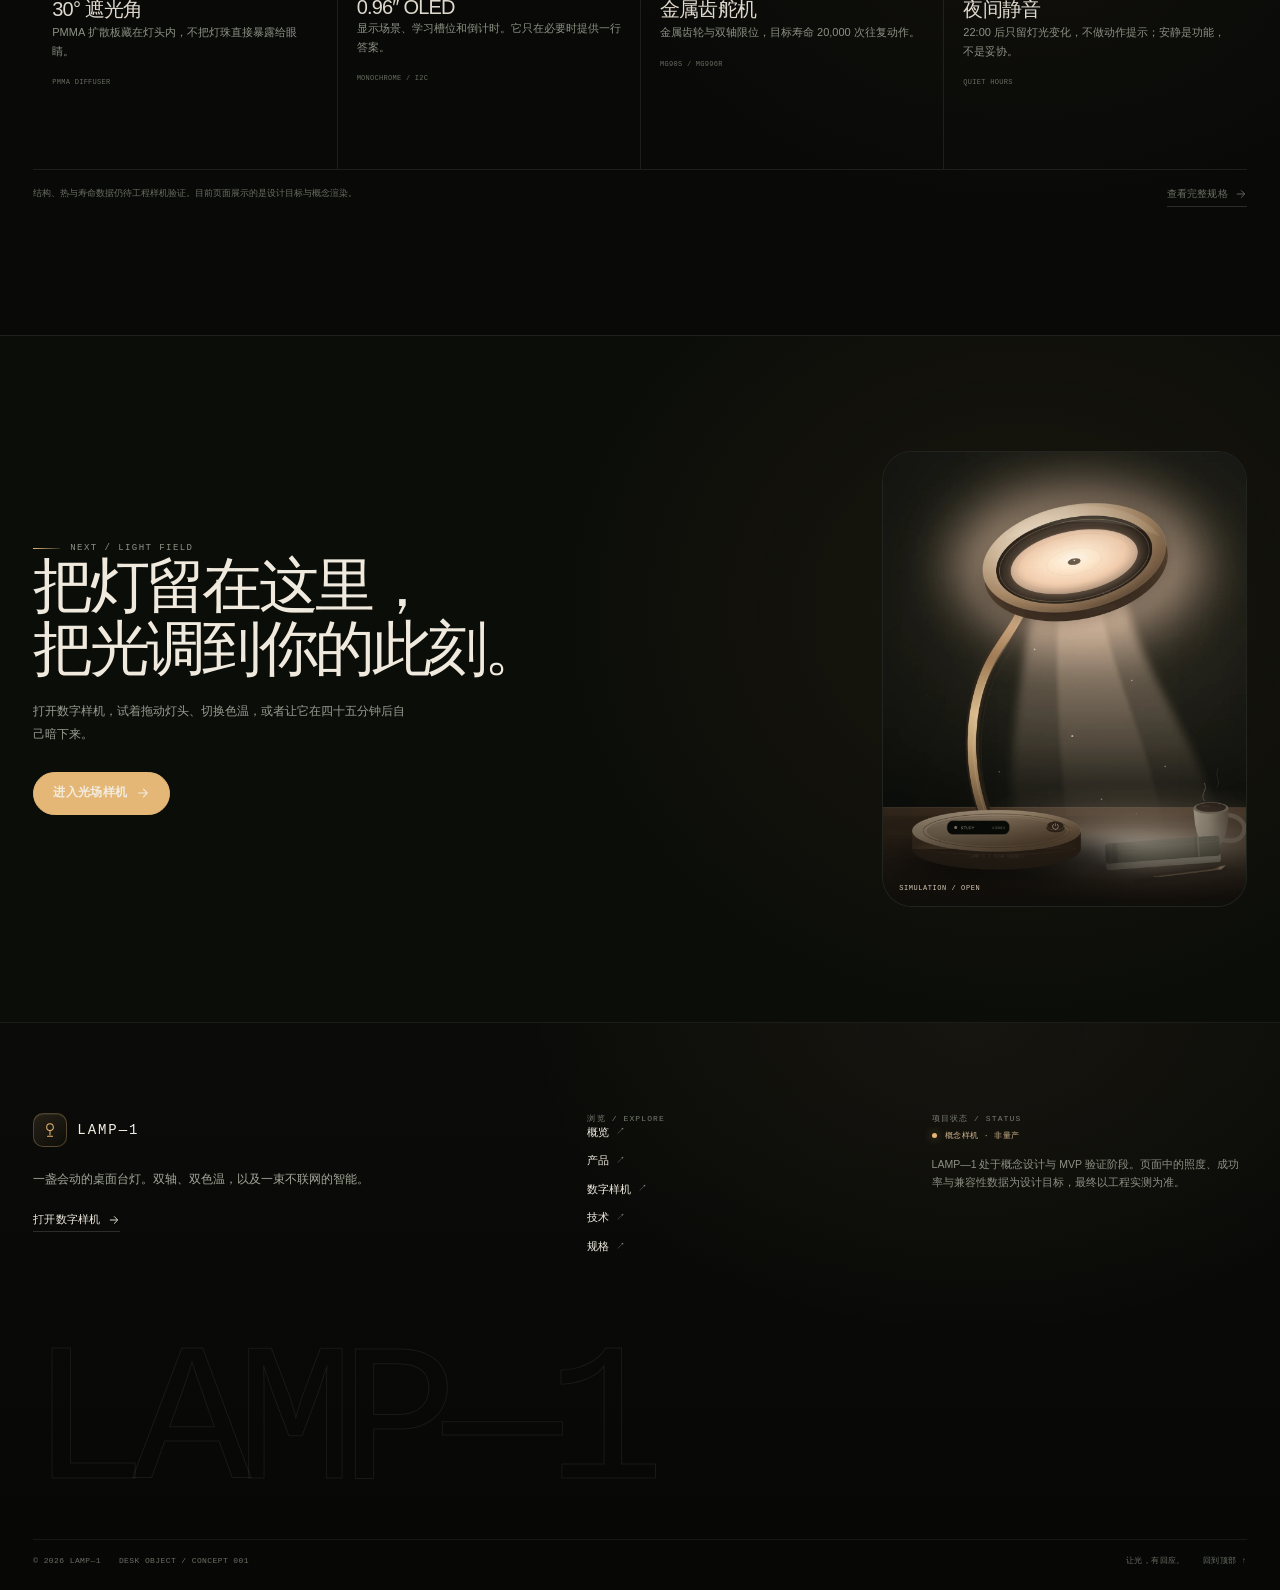
<file: web/product.html>
<!DOCTYPE html>
<html lang="zh-CN">
<head>
<meta charset="UTF-8">
<meta name="viewport" content="width=device-width, initial-scale=1.0">
<meta name="theme-color" content="#080907">
<title>产品 · LAMP—1 可动台灯</title>
<meta name="description" content="了解 LAMP—1 的光、动作与物理控制：双色温混光、安静的双轴云台、可学习红外遥控，以及不依赖 App 的桌面交互。">
<link rel="icon" href="assets/favicon.svg" type="image/svg+xml">
<link rel="stylesheet" href="assets/site.css">
<link rel="stylesheet" href="assets/pages.css">
<meta property="og:type" content="website">
<meta property="og:title" content="产品 · LAMP—1">
<meta property="og:description" content="一盏先让你舒服，再让你惊喜的灯。">
<meta property="og:image" content="assets/og.jpg">
<script>document.documentElement.classList.add('js');</script>
<script src="assets/site.js" defer></script>
</head>
<body class="site-page page-product" id="top">
<a class="site-skip" href="#main">跳到主要内容</a>

<header class="site-header" data-site-header>
  <div class="site-header__inner">
    <a class="site-brand" href="index.html" aria-label="LAMP—1 首页">
      <span class="site-brand__mark" aria-hidden="true">
        <svg viewBox="0 0 24 24" fill="none">
          <circle cx="12" cy="8.2" r="4.4" stroke="currentColor" stroke-width="1.35"/>
          <path d="M12 12.7v5.5M8.6 20.2h6.8" stroke="currentColor" stroke-width="1.35" stroke-linecap="round"/>
          <path d="M9.8 6.7c.7-.9 2.1-1.2 3.1-.6" stroke="currentColor" stroke-width="1.1" stroke-linecap="round" opacity=".55"/>
        </svg>
      </span>
      <span class="site-brand__name">LAMP—1</span>
      <span class="site-brand__tag">会回应的光</span>
    </a>

    <nav class="site-nav" aria-label="主导航">
      <a href="index.html">概览</a>
      <a href="product.html" aria-current="page">产品</a>
      <a href="simulator.html">数字样机</a>
      <a href="technology.html">技术</a>
    </nav>

    <div class="site-actions">
      <span class="site-status"><i aria-hidden="true"></i>CONCEPT 001</span>
      <a class="site-cta" href="simulator.html">
        体验灯光
        <svg viewBox="0 0 16 16" fill="none" aria-hidden="true"><path d="M3 8h9M8.5 3.5 13 8l-4.5 4.5" stroke="currentColor" stroke-width="1.2" stroke-linecap="round" stroke-linejoin="round"/></svg>
      </a>
      <button class="site-menu-toggle" type="button" data-menu-toggle aria-expanded="false" aria-controls="siteMenu" aria-label="打开菜单">
        <span class="burger" aria-hidden="true"></span>
      </button>
    </div>
  </div>

  <div class="site-menu" id="siteMenu" hidden>
    <div class="site-menu__inner">
      <nav class="site-menu__nav" aria-label="移动端导航">
        <a href="index.html">概览 <span>01 / OVERVIEW</span></a>
        <a href="product.html" aria-current="page">产品 <span>02 / THE OBJECT</span></a>
        <a href="simulator.html">数字样机 <span>03 / LIGHT FIELD</span></a>
        <a href="technology.html">技术 <span>04 / ENGINEERING</span></a>
      </nav>
      <div class="site-menu__foot">
        <p>一盏会回应的可动台灯。<br>概念样机 001 · 非量产</p>
        <a class="site-button site-button--primary" href="simulator.html">打开数字样机
          <svg viewBox="0 0 16 16" fill="none" aria-hidden="true"><path d="M3 8h9M8.5 3.5 13 8l-4.5 4.5" stroke="currentColor" stroke-width="1.2" stroke-linecap="round" stroke-linejoin="round"/></svg>
        </a>
      </div>
    </div>
  </div>
</header>

<main id="main" tabindex="-1">
  <!-- --------------------------------------------------------- product hero -->
  <section class="product-hero light-band" aria-labelledby="productTitle">
    <div class="site-wrap">
      <div class="product-hero__head">
        <div>
          <p class="site-kicker">02 / THE OBJECT</p>
          <h1 class="product-hero__title" id="productTitle">一盏灯，<br>陪桌面慢慢呼吸。</h1>
        </div>
        <div class="product-hero__aside">
          <p>LAMP—1 不是把更多功能塞进桌面，而是让一盏灯多做一点：把光调到合适的色温，把头转向你正在看的地方，把旧遥控器的手感留在桌面上。</p>
          <div class="site-actions-row">
            <a class="site-button site-button--primary" href="simulator.html">打开数字样机
              <svg viewBox="0 0 16 16" fill="none" aria-hidden="true"><path d="M3 8h9M8.5 3.5 13 8l-4.5 4.5" stroke="currentColor" stroke-width="1.2" stroke-linecap="round" stroke-linejoin="round"/></svg>
            </a>
            <a class="site-text-link" href="technology.html">技术细节
              <svg viewBox="0 0 16 16" fill="none" aria-hidden="true"><path d="M3 8h9M8.5 3.5 13 8l-4.5 4.5" stroke="currentColor" stroke-width="1.2" stroke-linecap="round" stroke-linejoin="round"/></svg>
            </a>
          </div>
        </div>
      </div>

      <figure class="product-hero__stage">
        <img src="assets/lamp-wide.webp" width="1800" height="1000" alt="LAMP—1 在深色桌面场景中的整体形态与光场" fetchpriority="high">
        <span class="product-stage-label product-stage-label--top"><span class="mini-dot"></span>OBJECT STUDY / 001</span>
        <span class="product-stage-label product-stage-label--right">4300K · STUDY</span>
        <figcaption class="product-stage-quote">
          <span>DESIGN NOTE</span>
          <blockquote>光不必喧哗，<br>但应该被感知。</blockquote>
        </figcaption>
      </figure>

      <div class="product-hero__foot">
        <span>CONCEPT RENDER / 非量产</span>
        <span>双轴云台 · 双色温 · 红外学习 · 离线定时</span>
      </div>
    </div>
  </section>

  <!-- -------------------------------------------------------------- light -->
  <section class="site-section product-light" aria-labelledby="productLightTitle">
    <div class="site-wrap">
      <div class="product-section-head" data-reveal>
        <div>
          <p class="site-kicker">01 / LIGHT</p>
          <h2 class="site-title" id="productLightTitle">不是照得更亮，<br><span class="accent">而是照得刚刚好。</span></h2>
        </div>
        <p class="site-lead site-lead--small">两路白光混色，从 2700K 的暖黄到 6500K 的冷白。你看到的是一束连续的光，背后是两只校准过的灯珠通道。</p>
      </div>

      <div class="light-lab" data-reveal>
        <div class="light-lab__panel">
          <div class="light-lab__topline">
            <span>DUAL CHANNEL / CALIBRATED</span>
            <span>STUDY PRESET</span>
          </div>
          <div class="light-lab__readout">
            <span class="light-lab__value">4300<small>K</small></span>
            <span class="light-lab__percent">100<small>%</small></span>
          </div>
          <div class="cct-meter" aria-hidden="true">
            <div class="cct-meter__glow"></div>
            <span class="cct-meter__marker" style="left:43%"></span>
            <span class="cct-meter__marker cct-meter__marker--soft" style="left:18%"></span>
            <span class="cct-meter__marker cct-meter__marker--soft" style="left:66%"></span>
            <span class="cct-meter__marker cct-meter__marker--soft" style="left:88%"></span>
          </div>
          <div class="cct-meter__labels">
            <span>2700K / WARM</span>
            <span>4300K / STUDY</span>
            <span>6500K / COOL</span>
          </div>
          <div class="light-wave" aria-hidden="true">
            <span></span><span></span><span></span><span></span><span></span><span></span><span></span><span></span><span></span><span></span><span></span><span></span><span></span><span></span><span></span><span></span><span></span><span></span><span></span><span></span><span></span><span></span><span></span><span></span>
          </div>
          <p class="light-lab__note">色温不是滤镜。<br>是两路真实白光的比例。</p>
        </div>

        <div class="light-lab__details">
          <div class="lab-detail">
            <span class="lab-detail__index">A</span>
            <div><strong>双通道混光</strong><p>3000K / 6000K 两路白光，用比例而不是屏幕色去还原色温。</p></div>
          </div>
          <div class="lab-detail">
            <span class="lab-detail__index">B</span>
            <div><strong>五档校准</strong><p>2700 / 3500 / 4300 / 5200 / 6500K，预设值实测后再写入设备。</p></div>
          </div>
          <div class="lab-detail">
            <span class="lab-detail__index">C</span>
            <div><strong>无可视频闪</strong><p>4 kHz PWM 与 12-bit 调光，让相机和眼睛都不容易捕捉到闪烁。</p></div>
          </div>
          <div class="lab-detail">
            <span class="lab-detail__index">D</span>
            <div><strong>低亮夜灯</strong><p>最低 1% 的输出，保留一点光，不打扰已经暗下来的房间。</p></div>
          </div>
        </div>
      </div>

      <div class="product-spec-strip" data-reveal style="--reveal-delay:.08s">
        <div><span>LED POWER</span><strong>5.0<small>W</small></strong></div>
        <div><span>CENTER LUX</span><strong>500<small>lx @ 40cm · 目标</small></strong></div>
        <div><span>COLOR RENDERING</span><strong>Ra≥90</strong></div>
        <div><span>FREQUENCY</span><strong>4<small>kHz PWM</small></strong></div>
      </div>
    </div>
  </section>

  <!-- ------------------------------------------------------------- movement -->
  <section class="site-section product-motion light-band" aria-labelledby="productMotionTitle">
    <div class="site-wrap product-motion__inner">
      <div class="product-motion__copy" data-reveal>
        <p class="site-kicker">02 / MOVEMENT</p>
        <h2 class="site-title" id="productMotionTitle">安静地转动，<br>不打断思路。</h2>
        <p class="site-lead">双轴云台让灯头转向、俯仰，找到一个不需要起身的角度。它移动得很慢，到位后就松开舵机，把嗡嗡声留在机械里，而不是房间里。</p>

        <div class="motion-sequence">
          <div><span>00</span><strong>慢起</strong><small>S-CURVE</small></div>
          <div><span>01</span><strong>移动</strong><small>75°/s</small></div>
          <div><span>02</span><strong>到位</strong><small>SETTLE</small></div>
          <div><span>03</span><strong>释放</strong><small>NO HUM</small></div>
        </div>

        <a class="site-text-link" href="simulator.html">在数字样机中转动灯头
          <svg viewBox="0 0 16 16" fill="none" aria-hidden="true"><path d="M3 8h9M8.5 3.5 13 8l-4.5 4.5" stroke="currentColor" stroke-width="1.2" stroke-linecap="round" stroke-linejoin="round"/></svg>
        </a>
      </div>

      <figure class="product-motion__media" data-reveal style="--reveal-delay:.08s">
        <img src="assets/detail-head.webp" width="1400" height="1000" loading="lazy" alt="LAMP—1 圆形灯头与灯臂连接处的特写">
        <span class="product-stage-label product-stage-label--top"><span class="mini-dot"></span>TWO AXES / ONE GESTURE</span>
        <span class="motion-ring" aria-hidden="true"></span>
        <span class="motion-tick motion-tick--a">T / 10—55°</span>
        <span class="motion-tick motion-tick--b">Y / ±60°</span>
        <figcaption>动作的存在感，应该刚好让人知道它在回应。</figcaption>
      </figure>
    </div>
  </section>

  <!-- -------------------------------------------------------------- control -->
  <section class="site-section product-control" aria-labelledby="productControlTitle">
    <div class="site-wrap">
      <div class="product-section-head" data-reveal>
        <div>
          <p class="site-kicker">03 / CONTROL</p>
          <h2 class="site-title" id="productControlTitle">物理按键，<br>先于 App。</h2>
        </div>
        <p class="site-lead site-lead--small">不需要先配网、注册、更新固件。长按与短按，把日常动作留在灯座附近完成。</p>
      </div>

      <div class="product-control__grid">
        <figure class="product-control__media" data-reveal>
          <img src="assets/detail-desk.webp" width="1600" height="800" loading="lazy" alt="LAMP—1 灯座特写，包含模式显示、电源触摸键和三个状态指示点">
          <span class="product-stage-label product-stage-label--top"><span class="mini-dot"></span>BASE / PHYSICAL UI</span>
          <span class="control-callout control-callout--screen">0.96″ OLED</span>
          <span class="control-callout control-callout--button">POWER / TOUCH</span>
          <figcaption>按键在底座，屏幕只在你需要时亮起。</figcaption>
        </figure>

        <div class="product-control__copy" data-reveal style="--reveal-delay:.08s">
          <div class="key-grid">
            <div><span>KEY 01</span><strong>遥控</strong><p>短按发送第一枚红外指令；长按开启或关闭云台静音。</p></div>
            <div><span>KEY 02</span><strong>灯光</strong><p>短按开关灯；长按在四组光场景之间循环。</p></div>
            <div><span>KEY 03</span><strong>学习</strong><p>长按 3 秒开始学习，灯头轻点一下确认。</p></div>
          </div>
          <p class="control-quote">好的智能不该先要求一本书的说明书。它应该在你长按三秒之后，就懂你要做什么。</p>
          <a class="site-text-link" href="technology.html#infrared">查看红外学习逻辑
            <svg viewBox="0 0 16 16" fill="none" aria-hidden="true"><path d="M3 8h9M8.5 3.5 13 8l-4.5 4.5" stroke="currentColor" stroke-width="1.2" stroke-linecap="round" stroke-linejoin="round"/></svg>
          </a>
        </div>
      </div>
    </div>
  </section>

  <!-- ----------------------------------------------------------------- time -->
  <section class="site-section product-time light-band" aria-labelledby="productTimeTitle">
    <div class="site-wrap">
      <div class="product-section-head" data-reveal>
        <div>
          <p class="site-kicker">04 / TIME</p>
          <h2 class="site-title" id="productTimeTitle">从清醒，<br>到困倦。</h2>
        </div>
        <p class="site-lead site-lead--small">一天里不需要一直“更亮”。LAMP—1 让光随时刻改变，也用一次倒计时，替你关掉最后一点光。</p>
      </div>

      <div class="moment-grid" data-reveal style="--reveal-delay:.06s">
        <article class="moment-card">
          <div class="moment-card__top"><span class="moment-time">09:12</span><span class="moment-orb moment-orb--day" aria-hidden="true"></span></div>
          <h3>开始工作</h3>
          <p>屏幕与纸笔之间，需要更接近日光的中性白。</p>
          <span class="moment-data">5200K <i>·</i> 80%</span>
        </article>
        <article class="moment-card">
          <div class="moment-card__top"><span class="moment-time">21:40</span><span class="moment-orb moment-orb--rest" aria-hidden="true"></span></div>
          <h3>慢下来</h3>
          <p>把桌面收成一团暖光，留给一杯茶和一段没有消息的时间。</p>
          <span class="moment-data">2700K <i>·</i> 35%</span>
        </article>
        <article class="moment-card">
          <div class="moment-card__top"><span class="moment-time">23:50</span><span class="moment-orb moment-orb--night" aria-hidden="true"></span></div>
          <h3>不惊动睡意</h3>
          <p>最后一点光只够看清脚下。倒计时结束，房间重新变暗。</p>
          <span class="moment-data">2700K <i>·</i> 1%</span>
        </article>
      </div>

      <div class="timer-band">
        <div class="timer-band__copy">
          <span class="site-kicker">TIMER / 最长 24 小时</span>
          <p>睡前设一次就好。倒计时结束自动关灯；离线时也能准确倒数。</p>
        </div>
        <div class="timer-band__chips" aria-hidden="true">
          <span>15</span><span>30</span><span class="is-active">45</span><span>60</span><small>MIN</small>
        </div>
        <a class="site-text-link" href="simulator.html">设置一次倒计时
          <svg viewBox="0 0 16 16" fill="none" aria-hidden="true"><path d="M3 8h9M8.5 3.5 13 8l-4.5 4.5" stroke="currentColor" stroke-width="1.2" stroke-linecap="round" stroke-linejoin="round"/></svg>
        </a>
      </div>
    </div>
  </section>

  <!-- -------------------------------------------------------------- details -->
  <section class="site-section product-details" aria-labelledby="productDetailsTitle">
    <div class="site-wrap">
      <div class="product-section-head" data-reveal>
        <div>
          <p class="site-kicker">05 / DETAILS</p>
          <h2 class="site-title" id="productDetailsTitle">细节，<br>不急着被看见。</h2>
        </div>
        <p class="site-lead site-lead--small">我们把注意力放在每天会碰到、看到、听到的地方。它们不会出现在第一张海报上，但会决定这盏灯是否值得留在桌面上。</p>
      </div>

      <div class="detail-grid">
        <article class="detail-card" data-reveal>
          <span class="detail-card__index">01 / OPTICS</span>
          <h3>30° 遮光角</h3>
          <p>PMMA 扩散板藏在灯头内，不把灯珠直接暴露给眼睛。</p>
          <span class="detail-card__meta">PMMA DIFFUSER</span>
        </article>
        <article class="detail-card" data-reveal style="--reveal-delay:.06s">
          <span class="detail-card__index">02 / DISPLAY</span>
          <h3>0.96″ OLED</h3>
          <p>显示场景、学习槽位和倒计时。它只在必要时提供一行答案。</p>
          <span class="detail-card__meta">MONOCHROME / I2C</span>
        </article>
        <article class="detail-card" data-reveal style="--reveal-delay:.12s">
          <span class="detail-card__index">03 / MOTION</span>
          <h3>金属齿舵机</h3>
          <p>金属齿轮与双轴限位，目标寿命 20,000 次往复动作。</p>
          <span class="detail-card__meta">MG90S / MG996R</span>
        </article>
        <article class="detail-card" data-reveal style="--reveal-delay:.18s">
          <span class="detail-card__index">04 / NIGHT</span>
          <h3>夜间静音</h3>
          <p>22:00 后只留灯光变化，不做动作提示；安静是功能，不是妥协。</p>
          <span class="detail-card__meta">QUIET HOURS</span>
        </article>
      </div>

      <div class="product-details__foot" data-reveal>
        <p>结构、热与寿命数据仍待工程样机验证。目前页面展示的是设计目标与概念渲染。</p>
        <a class="site-text-link" href="technology.html#specs">查看完整规格
          <svg viewBox="0 0 16 16" fill="none" aria-hidden="true"><path d="M3 8h9M8.5 3.5 13 8l-4.5 4.5" stroke="currentColor" stroke-width="1.2" stroke-linecap="round" stroke-linejoin="round"/></svg>
        </a>
      </div>
    </div>
  </section>

  <!-- ------------------------------------------------------------- end CTA -->
  <section class="product-end">
    <div class="site-wrap product-end__inner">
      <div class="product-end__copy" data-reveal>
        <p class="site-kicker">NEXT / LIGHT FIELD</p>
        <h2>把灯留在这里，<br>把光调到你的此刻。</h2>
        <p>打开数字样机，试着拖动灯头、切换色温，或者让它在四十五分钟后自己暗下来。</p>
        <a class="site-button site-button--primary" href="simulator.html">进入光场样机
          <svg viewBox="0 0 16 16" fill="none" aria-hidden="true"><path d="M3 8h9M8.5 3.5 13 8l-4.5 4.5" stroke="currentColor" stroke-width="1.2" stroke-linecap="round" stroke-linejoin="round"/></svg>
        </a>
      </div>
      <a class="product-end__media" href="simulator.html" data-reveal style="--reveal-delay:.08s" aria-label="进入 LAMP—1 数字样机">
        <img src="assets/lamp-hero.webp" width="1200" height="1500" loading="lazy" alt="LAMP—1 概念台灯竖版光影渲染">
        <span>SIMULATION / OPEN</span>
      </a>
    </div>
  </section>
</main>

<footer class="site-footer">
  <div class="site-footer__inner">
    <div class="site-footer__top">
      <div class="footer-brand">
        <a class="site-brand" href="index.html" aria-label="LAMP—1 首页">
          <span class="site-brand__mark" aria-hidden="true">
            <svg viewBox="0 0 24 24" fill="none">
              <circle cx="12" cy="8.2" r="4.4" stroke="currentColor" stroke-width="1.35"/>
              <path d="M12 12.7v5.5M8.6 20.2h6.8" stroke="currentColor" stroke-width="1.35" stroke-linecap="round"/>
            </svg>
          </span>
          <span class="site-brand__name">LAMP—1</span>
        </a>
        <div class="footer-brand-copy">
          <p>一盏会动的桌面台灯。双轴、双色温，以及一束不联网的智能。</p>
          <div class="footer-brand-links">
            <a class="site-text-link" href="simulator.html">打开数字样机
              <svg viewBox="0 0 16 16" fill="none" aria-hidden="true"><path d="M3 8h9M8.5 3.5 13 8l-4.5 4.5" stroke="currentColor" stroke-width="1.2" stroke-linecap="round" stroke-linejoin="round"/></svg>
            </a>
          </div>
        </div>
      </div>

      <div class="footer-col">
        <h3>浏览 / Explore</h3>
        <a href="index.html">概览 <span class="arrow">↗</span></a>
        <a href="product.html">产品 <span class="arrow">↗</span></a>
        <a href="simulator.html">数字样机 <span class="arrow">↗</span></a>
        <a href="technology.html">技术 <span class="arrow">↗</span></a>
        <a href="technology.html#specs">规格 <span class="arrow">↗</span></a>
      </div>

      <div class="footer-note">
        <h3>项目状态 / Status</h3>
        <span class="footer-prototype"><i aria-hidden="true"></i>概念样机 · 非量产</span>
        <p>LAMP—1 处于概念设计与 MVP 验证阶段。页面中的照度、成功率与兼容性数据为设计目标，最终以工程实测为准。</p>
      </div>
    </div>

    <div class="footer-wordmark" aria-hidden="true">LAMP—1</div>

    <div class="site-footer__bottom">
      <div class="meta-set">
        <span>© <span data-year>2026</span> LAMP—1</span>
        <span>DESK OBJECT / CONCEPT 001</span>
      </div>
      <div class="meta-set">
        <span>让光，有回应。</span>
        <a href="#top">回到顶部 ↑</a>
      </div>
    </div>
  </div>
</footer>
</body>
</html>
</file>
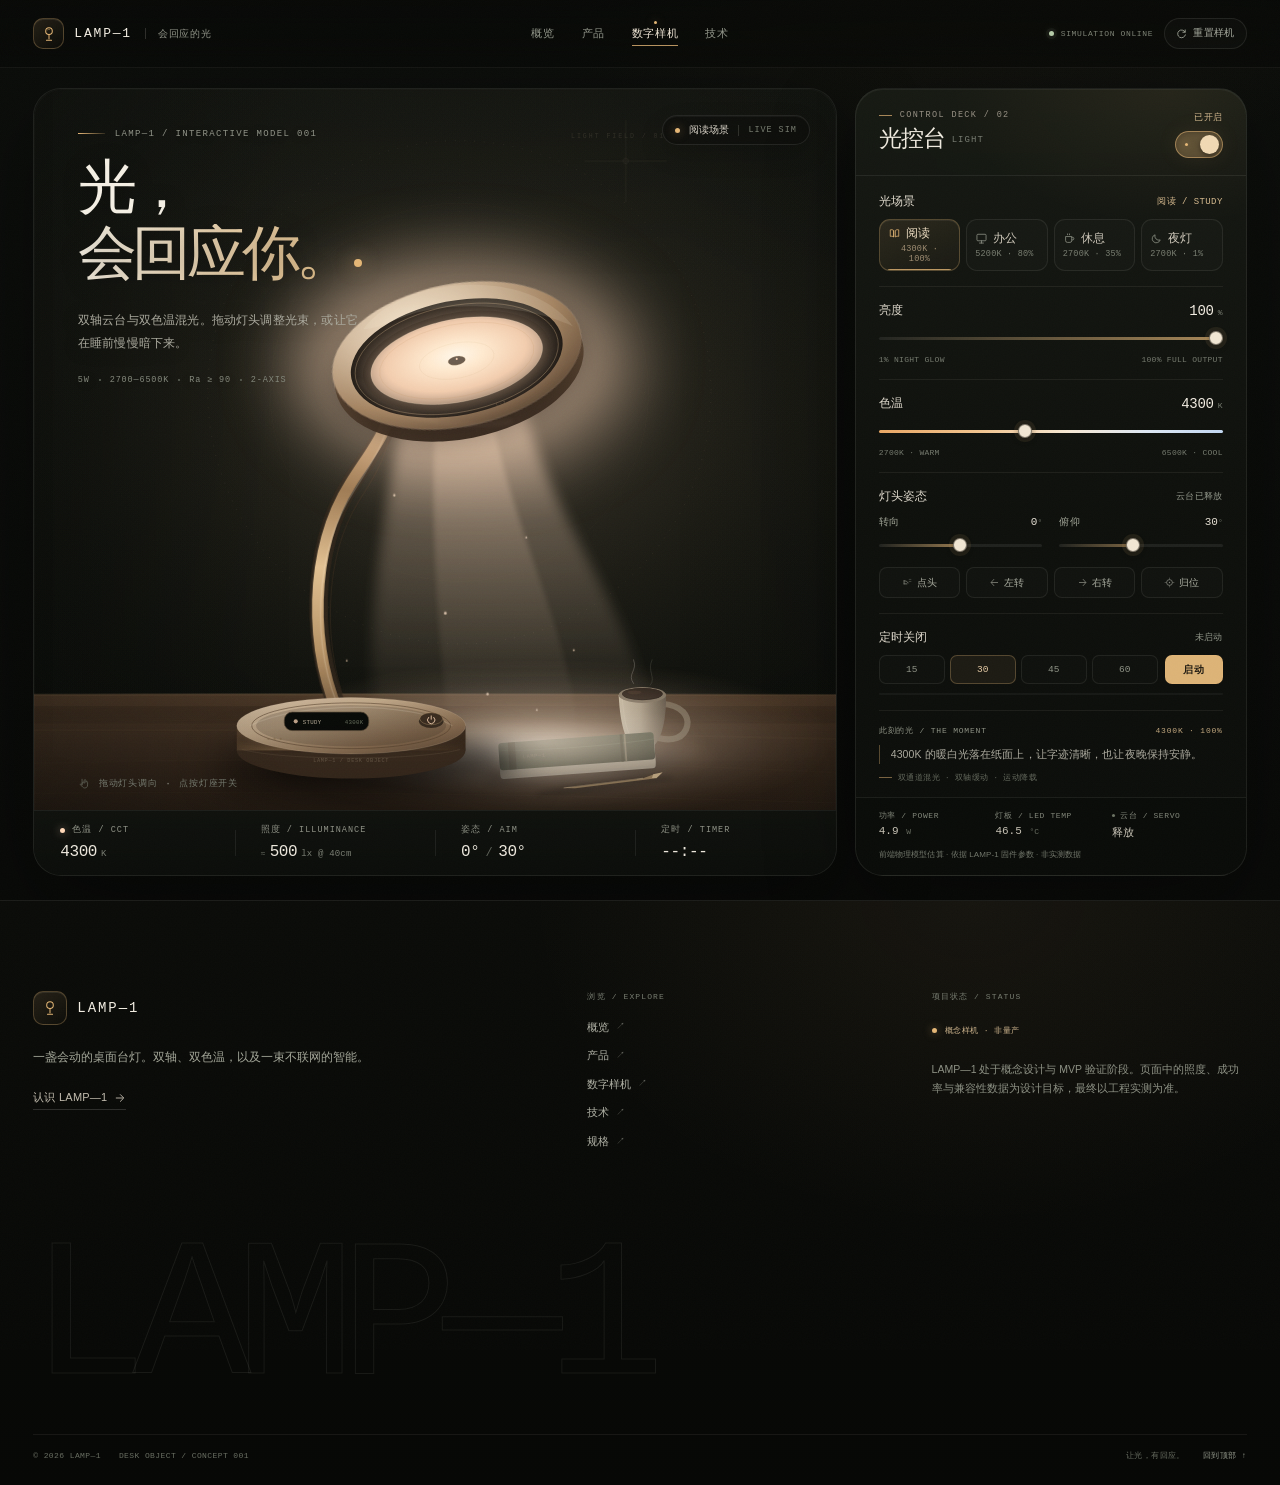
<file: web/simulator.html>
<!DOCTYPE html>
<html lang="zh-CN">
<head>
<meta charset="UTF-8">
<meta name="viewport" content="width=device-width, initial-scale=1.0">
<meta name="theme-color" content="#0a0b09">
<title>数字样机 · LAMP—1</title>
<meta name="description" content="LAMP—1 交互数字样机：调节亮度、色温、双轴姿态与定时关闭，实时查看光场与仿真读数。">
<meta property="og:type" content="website">
<meta property="og:title" content="数字样机 · LAMP—1">
<meta property="og:description" content="一盏会回应你的可动台灯。拖动灯头，调一束属于此刻的光。">
<meta property="og:image" content="assets/og.jpg">
<link rel="icon" href="assets/favicon.svg" type="image/svg+xml">
<link rel="stylesheet" href="assets/site.css">
<style>
/* --------------------------------------------------------------------------
   LAMP—1 digital twin
   Structure: topbar / stage + control deck / live telemetry
   -------------------------------------------------------------------------- */
:root{
  --bg:#090a08;
  --surface:#10120e;
  --surface-2:#151812;
  --surface-3:#1b1e17;
  --text:#f2ede2;
  --text-soft:#cfc8b9;
  --muted:#8f9286;
  --muted-2:#696d62;
  --line:rgba(242,237,226,.08);
  --line-strong:rgba(242,237,226,.14);
  --accent:#e5b776;
  --accent-soft:rgba(229,183,118,.12);
  --green:#b6cba8;
  --lamp-rgb:255,207,158;
  --ambient-opacity:.64;
  --radius:28px;
  --sans:"Segoe UI","SF Pro Display","PingFang SC","Hiragino Sans GB","Microsoft YaHei UI","Microsoft YaHei",sans-serif;
  --mono:"SFMono-Regular","Cascadia Mono","Cascadia Code","Consolas","Liberation Mono",monospace;
  --serif:"Iowan Old Style","Baskerville","Songti SC","STSong","SimSun",serif;
  --ease:cubic-bezier(.22,.61,.36,1);
}
*{box-sizing:border-box}
html{color-scheme:dark;scroll-behavior:smooth}
body{
  margin:0;
  min-height:100vh;
  background:
    radial-gradient(900px 650px at 76% -15%, rgba(143,107,65,.11), transparent 63%),
    radial-gradient(760px 500px at 4% 100%, rgba(88,103,72,.07), transparent 70%),
    linear-gradient(180deg,#0c0e0b 0%,#090a08 58%,#0a0b08 100%);
  color:var(--text);
  font-family:var(--sans);
  -webkit-font-smoothing:antialiased;
  text-rendering:optimizeLegibility;
  overflow-x:hidden;
}
body::before{
  content:"";
  position:fixed;
  inset:-50%;
  z-index:9999;
  pointer-events:none;
  opacity:.035;
  background-image:url("data:image/svg+xml,%3Csvg xmlns='http://www.w3.org/2000/svg' width='180' height='180'%3E%3Cfilter id='n'%3E%3CfeTurbulence type='fractalNoise' baseFrequency='.82' numOctaves='3' stitchTiles='stitch'/%3E%3C/filter%3E%3Crect width='100%25' height='100%25' filter='url(%23n)' opacity='.55'/%3E%3C/svg%3E");
}
button,input{font:inherit}
button{color:inherit}
button,a,input{tap-highlight-color:transparent}
button{cursor:pointer}
button:focus-visible,a:focus-visible,input:focus-visible{
  outline:2px solid rgba(229,183,118,.8);
  outline-offset:3px;
}
::selection{background:rgba(229,183,118,.24);color:#fff9ed}
.sr-only{
  position:absolute;width:1px;height:1px;padding:0;margin:-1px;overflow:hidden;
  clip:rect(0,0,0,0);white-space:nowrap;border:0;
}
.mono{font-family:var(--mono);font-variant-numeric:tabular-nums}
.app{
  width:100%;
  max-width:var(--site-max,1600px);
  min-height:calc(100svh - var(--site-header-h,68px));
  margin:0 auto;
  padding:20px var(--site-pad,34px) 24px;
  display:flex;
  flex-direction:column;
}
/* ---------------------------------------------------------------- topbar */
.topbar{
  min-height:52px;
  flex:0 0 auto;
  display:flex;
  align-items:center;
  justify-content:space-between;
  gap:24px;
  margin-bottom:16px;
}
.brand{display:flex;align-items:center;gap:12px;min-width:0}
.brand-mark{
  width:34px;height:34px;flex:0 0 auto;
  display:grid;place-items:center;
  border:1px solid rgba(229,183,118,.3);
  border-radius:11px;
  background:linear-gradient(145deg,rgba(229,183,118,.14),rgba(229,183,118,.02));
  box-shadow:inset 0 1px 0 rgba(255,245,228,.08),0 8px 24px rgba(0,0,0,.25);
  color:var(--accent);
}
.brand-mark svg{width:20px;height:20px}
.brand-copy{display:flex;align-items:baseline;gap:13px;min-width:0}
.brand-name{
  font-family:var(--mono);
  font-size:14px;font-weight:500;
  letter-spacing:.16em;
  color:var(--text);
  white-space:nowrap;
}
.brand-sub{
  font-size:10px;
  letter-spacing:.12em;
  color:var(--muted);
  white-space:nowrap;
  padding-left:13px;
  border-left:1px solid var(--line-strong);
}
.top-actions{display:flex;align-items:center;gap:14px;min-width:0}
.system-state{
  display:flex;align-items:center;gap:8px;
  font-family:var(--mono);
  font-size:9px;
  letter-spacing:.11em;
  color:var(--muted);
  white-space:nowrap;
}
.live-dot{
  position:relative;width:6px;height:6px;flex:0 0 auto;border-radius:50%;
  background:var(--green);
  box-shadow:0 0 0 3px rgba(182,203,168,.07),0 0 12px rgba(182,203,168,.35);
}
.live-dot::after{
  content:"";position:absolute;inset:-4px;border-radius:50%;
  border:1px solid rgba(182,203,168,.2);
  animation:livePulse 2.8s ease-out infinite;
}
@keyframes livePulse{
  0%{transform:scale(.7);opacity:.7}
  70%,100%{transform:scale(1.45);opacity:0}
}
.top-divider{width:1px;height:18px;background:var(--line)}
.reset-btn{
  height:30px;
  display:inline-flex;align-items:center;gap:7px;
  padding:0 11px;
  border:1px solid var(--line);
  border-radius:9px;
  background:rgba(255,255,255,.018);
  color:var(--muted);
  font-size:10px;
  letter-spacing:.04em;
  transition:background .25s var(--ease),color .25s var(--ease),border-color .25s var(--ease);
}
.reset-btn:hover{color:var(--text-soft);border-color:var(--line-strong);background:rgba(255,255,255,.04)}
.reset-btn svg{width:12px;height:12px;transition:transform .5s var(--ease)}
.reset-btn.is-spinning svg{transform:rotate(-180deg)}
/* ---------------------------------------------------------------- layout */
.workspace{
  flex:1 1 auto;
  min-height:600px;
  height:calc(100svh - 112px);
  display:grid;
  grid-template-columns:minmax(0,1fr) 392px;
  gap:18px;
}
/* ------------------------------------------------------------------ stage */
.stage{
  position:relative;
  min-width:0;
  min-height:0;
  display:grid;
  grid-template-rows:minmax(0,1fr) auto;
  border:1px solid var(--line);
  border-radius:var(--radius);
  overflow:hidden;
  background:#0d0f0c;
  box-shadow:0 28px 90px rgba(0,0,0,.38),inset 0 1px 0 rgba(255,255,255,.045);
  isolation:isolate;
}
.stage::after{
  content:"";position:absolute;inset:0;pointer-events:none;border-radius:inherit;
  box-shadow:inset 0 0 0 1px rgba(255,255,255,.018),inset 0 -90px 120px -120px rgba(0,0,0,.55);
}
.stage-canvas{
  position:relative;
  min-height:0;
  scroll-margin-top:calc(var(--site-header-h,68px) + 12px);
  overflow:hidden;
  background:
    radial-gradient(66% 50% at 63% 33%,rgba(var(--lamp-rgb),calc(var(--ambient-opacity) * .19)),transparent 72%),
    linear-gradient(180deg,#151710 0%,#0e100c 58%,#0a0b08 100%);
  isolation:isolate;
}
.stage-canvas::before{
  content:"";
  position:absolute;inset:0;z-index:2;
  pointer-events:none;
  background:
    linear-gradient(90deg,rgba(7,8,6,.26) 0%,transparent 32%,transparent 80%,rgba(7,8,6,.08) 100%),
    linear-gradient(180deg,rgba(7,8,6,.16) 0%,transparent 26%,transparent 80%,rgba(7,8,6,.22) 100%);
}
.stage-canvas::after{
  content:"";
  position:absolute;inset:0;z-index:2;
  pointer-events:none;
  opacity:.07;
  background-image:url("data:image/svg+xml,%3Csvg xmlns='http://www.w3.org/2000/svg' width='200' height='200'%3E%3Cfilter id='n'%3E%3CfeTurbulence type='fractalNoise' baseFrequency='.72' numOctaves='3' stitchTiles='stitch'/%3E%3C/filter%3E%3Crect width='100%25' height='100%25' filter='url(%23n)' opacity='.5'/%3E%3C/svg%3E");
  mix-blend-mode:soft-light;
}
.scene{
  position:absolute;
  inset:0;
  width:100%;
  height:100%;
  z-index:1;
  display:block;
  pointer-events:none;
  transition:filter 1s var(--ease);
}
.app[data-power="off"] .scene{filter:brightness(.72) saturate(.78)}
.stage-ambient{
  position:absolute;inset:0;z-index:1;pointer-events:none;
  mix-blend-mode:screen;
  opacity:var(--ambient-opacity);
  background:
    radial-gradient(28% 31% at 64% 38%,rgba(var(--lamp-rgb),.22) 0%,transparent 72%),
    radial-gradient(46% 22% at 66% 79%,rgba(var(--lamp-rgb),.15) 0%,transparent 76%),
    radial-gradient(34% 14% at 66% 92%,rgba(var(--lamp-rgb),.24) 0%,transparent 78%);
  transition:opacity 1s var(--ease);
  animation:ambientBreath 9s ease-in-out infinite alternate;
}
@keyframes ambientBreath{
  from{transform:scale(1);filter:blur(0)}
  to{transform:scale(1.025);filter:blur(1px)}
}
/* scene artwork */
.scene .hit{
  pointer-events:all;
  fill:rgba(0,0,0,0);
  stroke:transparent;
  cursor:pointer;
  outline:none;
}
.scene #headHit{cursor:grab;touch-action:none}
.stage.is-aiming #headHit{cursor:grabbing}
.scene .hit:focus-visible{fill:rgba(229,183,118,.055);stroke:rgba(229,183,118,.7);stroke-width:1.2}
#headHit:active{cursor:grabbing}
#aimReticle{
  opacity:0;
  transition:opacity .35s var(--ease);
  pointer-events:none;
}
.stage.is-aiming #aimReticle{opacity:.72}
.beam-layer{mix-blend-mode:screen}
.spill-layer{mix-blend-mode:screen;pointer-events:none}
.dust-layer{mix-blend-mode:screen;pointer-events:none}
.mote{animation:moteFloat var(--dur,9s) ease-in-out var(--delay,0s) infinite alternate;transform-box:fill-box;transform-origin:center}
@keyframes moteFloat{
  from{transform:translate3d(0,0,0);opacity:.2}
  to{transform:translate3d(10px,-18px,0);opacity:.8}
}
.steam{animation:steamRise 5.8s ease-in-out infinite;transform-box:fill-box;transform-origin:center}
.steam.second{animation-delay:2.1s;animation-duration:6.6s}
@keyframes steamRise{
  0%{opacity:0;transform:translateY(4px) scaleX(.94)}
  20%{opacity:.42}
  55%{opacity:.25}
  100%{opacity:0;transform:translateY(-26px) scaleX(1.08)}
}
.scene .oled-text{font-family:var(--mono);font-size:6.5px;letter-spacing:.06em;fill:#cabda7}
.scene .oled-dim{fill:#6e7663}
.scene .engraving{font-family:var(--mono);font-size:6px;letter-spacing:.12em;fill:#8d7b66;opacity:.62}
.scene .head-engraving{font-family:var(--mono);font-size:5.5px;letter-spacing:.14em;fill:#76614b;opacity:.8}
.scene text{font-family:var(--mono)}
.lamp-stop{stop-color:rgb(var(--lamp-rgb))}
.lamp-color{fill:rgb(var(--lamp-rgb))}
.lamp-color-stroke{stroke:rgb(var(--lamp-rgb))}
.lens-light{opacity:.96;transition:opacity .4s var(--ease)}
.spill-layer{opacity:0;transition:opacity .5s var(--ease)}
/* stage overlays */
.hero{
  position:absolute;
  z-index:4;
  top:clamp(28px,4.4vh,48px);
  left:clamp(24px,3.4vw,46px);
  width:min(41%,430px);
  pointer-events:none;
  text-shadow:0 2px 24px rgba(4,5,4,.32);
}
.eyebrow{
  display:flex;align-items:center;gap:10px;
  margin:0 0 19px;
  font-family:var(--mono);
  font-size:9px;
  line-height:1.2;
  letter-spacing:.15em;
  color:var(--muted);
  text-transform:uppercase;
}
.eyebrow::before{
  content:"";width:27px;height:1px;flex:0 0 auto;
  background:linear-gradient(90deg,var(--accent),rgba(229,183,118,.16));
}
.hero h1{
  margin:0;
  font-size:clamp(46px,4.6vw,68px);
  line-height:.99;
  font-weight:350;
  letter-spacing:-.075em;
  color:#f4efe4;
}
.hero h1 span{display:block}
.hero h1 .accent{
  margin-top:.13em;
  padding-bottom:.08em;
  color:#f0d6af;
  background:linear-gradient(100deg,#f5f0e4 0%,#ead1aa 46%,#caa267 100%);
  -webkit-background-clip:text;
  background-clip:text;
  -webkit-text-fill-color:transparent;
}
.hero h1 .accent::after{
  content:"";
  display:inline-block;
  width:.14em;height:.14em;
  margin-left:.06em;
  vertical-align:.1em;
  border-radius:50%;
  background:var(--accent);
  box-shadow:0 0 18px rgba(229,183,118,.65);
  -webkit-text-fill-color:var(--accent);
}
.hero-desc{
  max-width:286px;
  margin:22px 0 0;
  color:#aaa99d;
  font-size:12px;
  line-height:1.9;
  letter-spacing:.015em;
}
.hero-meta{
  display:flex;align-items:center;gap:9px;flex-wrap:wrap;
  margin-top:20px;
  font-family:var(--mono);
  font-size:8.5px;
  letter-spacing:.1em;
  color:#83877b;
}
.hero-meta i{width:2px;height:2px;border-radius:50%;background:#5e6358}
.stage-badge{
  position:absolute;z-index:4;top:26px;right:26px;
  min-height:30px;
  display:inline-flex;align-items:center;gap:9px;
  padding:0 12px;
  border:1px solid rgba(255,255,255,.09);
  border-radius:999px;
  background:rgba(11,13,10,.46);
  -webkit-backdrop-filter:blur(14px);
  backdrop-filter:blur(14px);
  box-shadow:0 10px 24px rgba(0,0,0,.16),inset 0 1px 0 rgba(255,255,255,.04);
  color:#b8b9ae;
  font-family:var(--mono);
  font-size:8.5px;
  letter-spacing:.11em;
  white-space:nowrap;
  transition:border-color .4s var(--ease),background .4s var(--ease);
}
.stage-badge .badge-dot{
  width:5px;height:5px;border-radius:50%;
  background:var(--accent);
  box-shadow:0 0 10px rgba(229,183,118,.55);
}
.stage-badge .badge-rule{width:1px;height:11px;background:var(--line-strong)}
.stage-badge .badge-kicker{color:#777c70}
.stage-badge strong{font-weight:500;color:#dad4c8;letter-spacing:.02em;font-family:var(--sans);font-size:10px}
.app[data-power="off"] .stage-badge .badge-dot{background:#686d62;box-shadow:none}
.gesture-hint{
  position:absolute;z-index:4;left:clamp(24px,3.4vw,46px);bottom:20px;
  display:flex;align-items:center;gap:8px;
  color:#74796e;
  font-family:var(--mono);
  font-size:8.5px;
  letter-spacing:.09em;
  pointer-events:none;
}
.gesture-hint svg{width:13px;height:13px;opacity:.7}
.gesture-hint b{font-weight:400;color:#a1a397}
/* stage telemetry rail */
.stage-metrics{
  position:relative;z-index:5;
  display:grid;
  grid-template-columns:repeat(4,minmax(0,1fr));
  border-top:1px solid var(--line);
  background:
    linear-gradient(180deg,rgba(17,19,15,.82),rgba(12,14,11,.96));
  -webkit-backdrop-filter:blur(18px);
  backdrop-filter:blur(18px);
}
.metric{
  min-width:0;
  padding:13px clamp(16px,2.3vw,26px) 14px;
  position:relative;
}
.metric + .metric::before{
  content:"";position:absolute;left:0;top:19px;bottom:19px;width:1px;background:var(--line);
}
.metric-label{
  display:flex;align-items:center;gap:7px;
  margin-bottom:7px;
  color:var(--muted);
  font-family:var(--mono);
  font-size:8.5px;
  letter-spacing:.12em;
  white-space:nowrap;
}
.metric-label .mini-led{
  width:5px;height:5px;border-radius:50%;
  background:rgb(var(--lamp-rgb));
  box-shadow:0 0 8px rgba(var(--lamp-rgb),.55);
  transition:background .4s,box-shadow .4s;
}
.app[data-power="off"] .metric-label .mini-led{background:#555a50;box-shadow:none}
.metric-value{
  display:flex;align-items:baseline;gap:4px;
  font-family:var(--mono);
  font-variant-numeric:tabular-nums;
  font-size:16px;
  font-weight:400;
  color:#ece7dc;
  letter-spacing:-.025em;
  white-space:nowrap;
}
.metric-value .unit{
  color:#797e72;font-size:9px;letter-spacing:.02em;font-weight:400;
}
.metric-value .sep{margin:0 2px;color:#5e6258;font-size:12px}
.metric-sub{
  color:#6b7064;
  font-size:8px;
  letter-spacing:.03em;
}
.metric-value.is-warm{color:var(--accent)}
/* --------------------------------------------------------------- console */
.console{
  position:relative;
  min-width:0;
  min-height:0;
  display:flex;flex-direction:column;
  overflow:hidden;
  border:1px solid var(--line);
  border-radius:var(--radius);
  background:
    linear-gradient(180deg,rgba(24,27,21,.92) 0%,rgba(15,17,13,.96) 54%,rgba(12,14,11,.98) 100%);
  box-shadow:0 28px 90px rgba(0,0,0,.32),inset 0 1px 0 rgba(255,255,255,.05);
  -webkit-backdrop-filter:blur(24px);
  backdrop-filter:blur(24px);
}
.console::before{
  content:"";position:absolute;z-index:0;inset:0 0 auto;height:150px;
  pointer-events:none;
  background:radial-gradient(80% 130% at 80% 0%,rgba(229,183,118,.07),transparent 70%);
}
.console-head{
  position:relative;z-index:1;
  flex:0 0 auto;
  display:flex;align-items:flex-start;justify-content:space-between;gap:16px;
  padding:21px 23px 17px;
  border-bottom:1px solid var(--line);
}
.panel-kicker{
  display:flex;align-items:center;gap:8px;
  margin:0 0 5px;
  color:#989184;
  font-family:var(--mono);
  font-size:8.5px;
  letter-spacing:.16em;
}
.panel-kicker::before{content:"";width:13px;height:1px;background:var(--accent);opacity:.7}
.console-title{
  margin:0;
  color:#eee9de;
  font-size:23px;
  line-height:1.2;
  font-weight:450;
  letter-spacing:-.045em;
}
.console-title em{
  margin-left:7px;
  color:#777b70;
  font-family:var(--mono);
  font-style:normal;
  font-size:9px;
  letter-spacing:.12em;
  vertical-align:middle;
}
.power-control{display:flex;flex-direction:column;align-items:flex-end;gap:7px;padding-top:2px}
.power-label{
  color:#8d9083;
  font-family:var(--mono);
  font-size:8.5px;
  letter-spacing:.06em;
  white-space:nowrap;
  transition:color .3s var(--ease);
}
.switch{
  position:relative;
  width:48px;height:27px;
  padding:0;
  border:1px solid rgba(255,255,255,.1);
  border-radius:999px;
  background:#282c23;
  box-shadow:inset 0 2px 6px rgba(0,0,0,.35);
  transition:background .35s var(--ease),border-color .35s var(--ease),box-shadow .35s var(--ease);
}
.switch::before{
  content:"";position:absolute;top:50%;left:9px;width:3px;height:3px;margin-top:-1.5px;
  border-radius:50%;background:#6d7166;transition:background .35s;
  box-shadow:0 0 0 2px rgba(255,255,255,.02);
}
.switch .thumb{
  position:absolute;top:3px;left:3px;
  width:19px;height:19px;
  border-radius:50%;
  background:#c8c4b7;
  box-shadow:0 2px 5px rgba(0,0,0,.4);
  transition:transform .35s var(--ease),background .35s var(--ease);
}
.switch[aria-checked="true"]{
  background:rgba(229,183,118,.32);
  border-color:rgba(229,183,118,.5);
  box-shadow:inset 0 1px 4px rgba(0,0,0,.2),0 0 22px rgba(229,183,118,.08);
}
.switch[aria-checked="true"]::before{background:var(--accent);box-shadow:0 0 7px rgba(229,183,118,.7)}
.switch[aria-checked="true"] .thumb{transform:translateX(21px);background:#f0d9b4}
.switch:active .thumb{width:21px}
.console-body{
  position:relative;z-index:1;
  flex:1 1 auto;
  min-height:0;
  display:flex;
  flex-direction:column;
  overflow-y:auto;
  overflow-x:hidden;
  padding:17px 23px 16px;
  scrollbar-width:thin;
  scrollbar-color:rgba(255,255,255,.13) transparent;
  overscroll-behavior:contain;
}
.console-body::-webkit-scrollbar{width:5px}
.console-body::-webkit-scrollbar-thumb{background:rgba(255,255,255,.12);border-radius:99px}
.group{padding:0}
.group + .group{
  margin-top:15px;padding-top:15px;
  border-top:1px solid rgba(242,237,226,.065);
}
.group-head{display:flex;align-items:center;justify-content:space-between;gap:12px;min-height:17px}
.group-head h3,.group-head label{
  margin:0;
  color:#e0dacd;
  font-size:12px;
  line-height:1.2;
  font-weight:450;
  letter-spacing:.015em;
}
.group-head .tag{
  color:#93988b;
  font-family:var(--mono);
  font-size:9px;
  letter-spacing:.045em;
  white-space:nowrap;
  transition:color .3s var(--ease);
}
.group-head .tag.is-warm{color:#d6ba8e}
.group-head .tag.is-live{color:var(--accent)}
/* scenes */
.scene-row{display:grid;grid-template-columns:repeat(4,minmax(0,1fr));gap:6px;margin-top:9px}
.scene-btn{
  position:relative;
  height:52px;
  min-width:0;
  padding:0 8px;
  border:1px solid var(--line);
  border-radius:11px;
  background:rgba(255,255,255,.016);
  display:flex;flex-direction:column;align-items:flex-start;justify-content:center;
  gap:3px;
  overflow:hidden;
  transition:border-color .25s var(--ease),background .25s var(--ease),transform .25s var(--ease);
}
.scene-btn:hover{background:rgba(255,255,255,.035);border-color:var(--line-strong);transform:translateY(-1px)}
.scene-btn .scene-name{
  display:flex;align-items:center;gap:5px;
  color:#d1cabc;
  font-size:11.5px;
  letter-spacing:.015em;
  white-space:nowrap;
}
.scene-btn .scene-name svg{width:13px;height:13px;color:#8f9386;transition:color .25s}
.scene-btn .scene-cct{
  color:#787d70;
  font-family:var(--mono);
  font-size:8.5px;
  letter-spacing:.025em;
  transition:color .25s;
}
.scene-btn::after{
  content:"";position:absolute;left:8px;right:8px;bottom:0;height:1px;
  background:var(--accent);opacity:0;
  transform:scaleX(.3);transform-origin:left;
  transition:opacity .3s var(--ease),transform .35s var(--ease);
}
.scene-btn[aria-pressed="true"]{
  border-color:rgba(229,183,118,.27);
  background:linear-gradient(155deg,rgba(229,183,118,.115),rgba(229,183,118,.035));
  box-shadow:inset 0 1px 0 rgba(255,244,225,.06);
}
.scene-btn[aria-pressed="true"] .scene-name{color:#f0dfc4}
.scene-btn[aria-pressed="true"] .scene-name svg{color:var(--accent)}
.scene-btn[aria-pressed="true"] .scene-cct{color:#9d8b71}
.scene-btn[aria-pressed="true"]::after{opacity:.8;transform:scaleX(1)}
/* sliders */
.field-value{
  display:flex;align-items:baseline;gap:2px;
  color:#f3ede2;
  font-family:var(--mono);
  font-size:14px;
  letter-spacing:-.02em;
  font-variant-numeric:tabular-nums;
}
.field-value small{margin-left:2px;color:#777c70;font-size:8px;letter-spacing:.03em;font-weight:400}
.range-wrap{position:relative;margin-top:9px;height:20px}
.range{
  -webkit-appearance:none;appearance:none;
  display:block;
  width:100%;height:20px;
  margin:0;padding:0;
  border:none;
  background:transparent;
  cursor:pointer;
}
.range::-webkit-slider-runnable-track{
  height:3px;border-radius:99px;
  background:var(--range-track,rgba(255,255,255,.1));
}
.range::-moz-range-track{
  height:3px;border-radius:99px;
  background:var(--range-track,rgba(255,255,255,.1));
}
.range::-webkit-slider-thumb{
  -webkit-appearance:none;appearance:none;
  width:14px;height:14px;margin-top:-5.5px;
  border:1px solid rgba(40,35,27,.55);
  border-radius:50%;
  background:#f1e6d3;
  box-shadow:0 0 0 4px rgba(229,183,118,.09),0 2px 6px rgba(0,0,0,.42);
  transition:box-shadow .2s var(--ease),transform .2s var(--ease);
}
.range::-moz-range-thumb{
  width:13px;height:13px;
  border:1px solid rgba(40,35,27,.55);
  border-radius:50%;
  background:#f1e6d3;
  box-shadow:0 0 0 4px rgba(229,183,118,.09),0 2px 6px rgba(0,0,0,.42);
  transition:box-shadow .2s var(--ease),transform .2s var(--ease);
}
.range:hover::-webkit-slider-thumb{box-shadow:0 0 0 5px rgba(229,183,118,.13),0 2px 7px rgba(0,0,0,.45)}
.range:hover::-moz-range-thumb{box-shadow:0 0 0 5px rgba(229,183,118,.13),0 2px 7px rgba(0,0,0,.45)}
.range:active::-webkit-slider-thumb{transform:scale(1.1)}
.range:active::-moz-range-thumb{transform:scale(1.1)}
.range:disabled{opacity:.4;cursor:not-allowed}
.range-meta{
  display:flex;align-items:center;justify-content:space-between;gap:10px;
  margin-top:7px;
  color:#757a6e;
  font-family:var(--mono);
  font-size:8px;
  letter-spacing:.035em;
}
#brightness{--range-track:linear-gradient(90deg,rgba(255,255,255,.07) 0%,rgba(229,183,118,.72) var(--fill,100%),rgba(255,255,255,.075) var(--fill,100%),rgba(255,255,255,.075) 100%)}
#cct{--range-track:linear-gradient(90deg,#e9a765 0%,#f1c48f 29%,#f5e7d3 55%,#dde7f3 78%,#c2d7f1 100%)}
#yaw{--range-track:linear-gradient(90deg,rgba(255,255,255,.075) 0%,rgba(229,183,118,.64) var(--fill,50%),rgba(255,255,255,.075) var(--fill,50%),rgba(255,255,255,.075) 100%)}
#tilt{--range-track:linear-gradient(90deg,rgba(255,255,255,.075) 0%,rgba(229,183,118,.5) var(--fill,44%),rgba(255,255,255,.075) var(--fill,44%),rgba(255,255,255,.075) 100%)}
/* posture */
.axis-grid{display:grid;grid-template-columns:1fr 1fr;gap:17px;margin-top:10px}
.axis-head{display:flex;align-items:center;justify-content:space-between;gap:8px}
.axis-head label{color:#a3a799;font-size:10px;letter-spacing:.03em}
.axis-value{
  color:#e5dfd3;
  font-family:var(--mono);
  font-size:11px;
  font-variant-numeric:tabular-nums;
}
.axis-value .deg{color:#707569;font-size:8px}
.axis .range-wrap{margin-top:6px}
.move-row{display:grid;grid-template-columns:repeat(4,minmax(0,1fr));gap:6px;margin-top:12px}
.move-btn{
  height:31px;
  min-width:0;
  display:inline-flex;align-items:center;justify-content:center;gap:4px;
  padding:0 4px;
  border:1px solid var(--line);
  border-radius:8px;
  background:rgba(255,255,255,.016);
  color:#a9ac9f;
  font-size:10px;
  white-space:nowrap;
  transition:color .22s var(--ease),background .22s var(--ease),border-color .22s var(--ease);
}
.move-btn svg{width:11px;height:11px;flex:0 0 auto;opacity:.72}
.move-btn:hover{color:#eee7da;background:rgba(255,255,255,.04);border-color:rgba(229,183,118,.23)}
.move-btn:active{transform:translateY(1px)}
.move-btn.is-active{color:var(--accent);border-color:rgba(229,183,118,.3);background:rgba(229,183,118,.07)}
/* timer */
.timer-row{display:flex;gap:7px;margin-top:9px}
.timer-chips{display:grid;grid-template-columns:repeat(4,minmax(0,1fr));gap:5px;flex:1 1 auto;min-width:0}
.timer-chip{
  height:29px;
  padding:0;
  border:1px solid var(--line);
  border-radius:7px;
  background:rgba(255,255,255,.012);
  color:#8f9386;
  font-family:var(--mono);
  font-size:9.5px;
  transition:color .2s var(--ease),border-color .2s var(--ease),background .2s var(--ease);
}
.timer-chip:hover:not(:disabled){color:#d7cdbd;border-color:var(--line-strong)}
.timer-chip[aria-pressed="true"]{
  color:#e6cba5;
  border-color:rgba(229,183,118,.28);
  background:rgba(229,183,118,.075);
}
.timer-chip:disabled{opacity:.46;cursor:not-allowed}
.timer-start{
  flex:0 0 58px;
  height:29px;
  padding:0 8px;
  border:1px solid rgba(229,183,118,.4);
  border-radius:7px;
  background:#ddb477;
  color:#201b12;
  font-size:10px;
  font-weight:600;
  letter-spacing:.04em;
  transition:background .22s var(--ease),color .22s var(--ease),border-color .22s var(--ease);
}
.timer-start:hover{background:#ecc690}
.timer-start.is-cancel{
  background:transparent;
  color:#d4b78b;
  border-color:rgba(229,183,118,.3);
}
.timer-start.is-cancel:hover{background:rgba(229,183,118,.07)}
.timer-progress{
  height:2px;margin-top:9px;
  border-radius:99px;background:rgba(255,255,255,.045);
  overflow:hidden;
}
.timer-progress span{
  display:block;width:0;height:100%;
  border-radius:inherit;
  background:linear-gradient(90deg,#b78c53,var(--accent));
  box-shadow:0 0 10px rgba(229,183,118,.3);
  transition:width .25s linear;
}
/* console footer */
.console-foot{
  position:relative;z-index:1;
  flex:0 0 auto;
  padding:12px 23px 14px;
  border-top:1px solid var(--line);
  background:rgba(7,9,7,.28);
}
.telemetry{display:grid;grid-template-columns:repeat(3,minmax(0,1fr));gap:6px}
.telemetry-item{display:flex;flex-direction:column;gap:4px;min-width:0}
.telemetry-label{
  display:flex;align-items:center;gap:5px;
  color:#818679;
  font-family:var(--mono);
  font-size:8px;
  letter-spacing:.075em;
  white-space:nowrap;
}
.telemetry-label .tiny-dot{
  width:3px;height:3px;border-radius:50%;background:#6c7364;transition:background .3s,box-shadow .3s;
}
.telemetry-label .tiny-dot.is-moving{background:var(--accent);box-shadow:0 0 7px rgba(229,183,118,.6)}
.telemetry-value{
  color:#c8c3b6;
  font-family:var(--mono);
  font-size:11px;
  font-variant-numeric:tabular-nums;
  white-space:nowrap;
  overflow:hidden;
  text-overflow:ellipsis;
}
.telemetry-value .unit{color:#656a5e;font-size:8px;margin-left:1px}
.sim-note{
  margin:9px 0 0;
  color:#71766a;
  font-size:8px;
  line-height:1.45;
  letter-spacing:.015em;
}
/* scene narrative: anchors the bottom of the deck without adding another control */
.scene-note{
  margin-top:15px;
  padding-top:14px;
  border-top:1px solid rgba(242,237,226,.065);
}
.scene-note-kicker{
  display:flex;align-items:center;justify-content:space-between;gap:12px;
  color:#8e9284;
  font-family:var(--mono);
  font-size:8px;
  letter-spacing:.1em;
}
.scene-note-kicker span:last-child{color:#c0a67d;white-space:nowrap}
.scene-note p{
  margin:9px 0 0;
  padding-left:11px;
  border-left:1px solid rgba(229,183,118,.35);
  color:#aba99d;
  font-size:10.5px;
  line-height:1.8;
  letter-spacing:.01em;
}
.scene-note .note-sign{
  display:flex;align-items:center;gap:6px;
  margin-top:9px;
  color:#656a5e;
  font-family:var(--mono);
  font-size:7.5px;
  letter-spacing:.06em;
}
.scene-note .note-sign::before{
  content:"";width:13px;height:1px;background:rgba(229,183,118,.5);
}
/* --------------------------------------------------------------- responsive */
@media (max-width:1180px){
  .app{padding-bottom:20px;min-height:calc(100svh - var(--site-header-h,62px))}
  .workspace{
    height:auto;
    min-height:0;
    grid-template-columns:1fr;
    gap:16px;
  }
  .toast{bottom:22px}
  .stage{height:min(66svh,610px);min-height:548px}
  .console{height:auto;max-height:none}
  .console-body{overflow:visible;padding-bottom:17px}
  .hero{width:min(46%,400px)}
  .hero h1{font-size:clamp(44px,5vw,58px)}
  .hero-desc{max-width:260px}
  .stage-metrics{padding-bottom:0}
}
/* short desktop/laptop viewports: keep every control above the fold */
@media (min-width:1181px) and (max-height:820px){
  .console-head{padding:16px 20px 13px}
  .console-body{padding:13px 20px 12px}
  .console-foot{padding:10px 20px 12px}
  .group + .group{margin-top:11px;padding-top:11px}
  .scene-btn{height:47px}
  .range-meta{display:none}
  .scene-note{display:none}
  .move-row{margin-top:10px}
  .timer-progress{margin-top:7px}
  .sim-note{margin-top:6px}
}
@media (max-width:760px){
  .app{padding:13px var(--site-pad,16px) 20px}
  .topbar{min-height:44px;margin-bottom:12px;gap:10px}
  .brand{gap:9px}
  .brand-mark{width:30px;height:30px;border-radius:9px}
  .brand-mark svg{width:18px;height:18px}
  .brand-name{font-size:12px;letter-spacing:.12em}
  .brand-sub,.top-divider,.system-state{display:none}
  .reset-btn{width:29px;height:29px;padding:0;justify-content:center;border-radius:8px}
  .reset-btn span{display:none}
  .workspace{gap:12px}
  .stage{height:min(66svh,560px);min-height:500px;border-radius:22px}
  .console{border-radius:22px}
  .hero{top:22px;left:20px;width:calc(100% - 40px);max-width:none}
  .eyebrow{font-size:7.5px;letter-spacing:.12em;margin-bottom:13px;gap:8px}
  .eyebrow::before{width:18px}
  .hero h1{font-size:clamp(35px,10.4vw,44px);line-height:1.01;letter-spacing:-.07em}
  .hero h1 .accent{margin-top:.11em}
  .hero-desc,.hero-meta{display:none}
  .stage-badge{top:17px;right:17px;min-height:25px;padding:0 9px;gap:6px;font-size:7px;background:rgba(11,13,10,.56)}
  .stage-badge .badge-kicker,.stage-badge .badge-rule{display:none}
  .stage-badge strong{font-size:8.5px}
  .gesture-hint{
    display:flex;bottom:10px;left:16px;gap:5px;
    padding:5px 8px;
    border:1px solid rgba(242,237,226,.08);
    border-radius:999px;
    background:rgba(10,12,9,.46);
    -webkit-backdrop-filter:blur(9px);
    backdrop-filter:blur(9px);
    color:#9da093;
    font-size:8px;letter-spacing:.04em;
  }
  .gesture-hint svg{width:11px;height:11px}
  .stage-metrics{grid-template-columns:1fr 1fr}
  .metric{padding:10px 16px 11px}
  .metric:nth-child(3)::before,.metric:nth-child(4)::before{display:none}
  .metric:nth-child(3),.metric:nth-child(4){border-top:1px solid var(--line)}
  .metric-label{font-size:7.5px;margin-bottom:5px}
  .metric-value{font-size:14px}
  .metric-sub{font-size:7px}
  .console-head{padding:17px 18px 14px}
  .console-title{font-size:21px}
  .console-body{padding:14px 18px 16px}
  .console-foot{padding:11px 18px 12px}
  .group + .group{margin-top:13px;padding-top:13px}
  .scene-btn{height:52px}
  .scene-btn .scene-name{font-size:10.5px}
  .scene-btn .scene-name svg{width:12px;height:12px}
  .move-btn{font-size:9px;height:34px}
  .range-wrap{height:28px;margin-top:7px}
  .range{height:28px}
  .range::-webkit-slider-runnable-track{height:4px}
  .range::-moz-range-track{height:4px}
  .range::-webkit-slider-thumb{width:18px;height:18px;margin-top:-7px}
  .range::-moz-range-thumb{width:17px;height:17px}
  .timer-row{gap:6px}
  .timer-chip{height:33px}
  .timer-start{flex-basis:54px;height:33px}
  .telemetry-value{font-size:10px}
  .sim-note{font-size:7px}
  .toast{bottom:16px;font-size:11px;padding:9px 14px}
}
@media (max-width:390px){
  .scene-btn{padding:0 6px}
  .scene-btn .scene-name{gap:3px;font-size:10px}
  .scene-btn .scene-cct{font-size:7.5px}
  .axis-grid{gap:12px}
  .move-row{gap:5px}
  .move-btn{gap:3px;font-size:8.5px}
  .move-btn svg{width:10px;height:10px}
}
@media (prefers-reduced-motion:reduce){
  *,*::before,*::after{
    animation-duration:.001ms !important;
    animation-iteration-count:1 !important;
    scroll-behavior:auto !important;
  }
  .scene,.stage-ambient,.lens-light,.spill-layer,.live-dot::after{transition:none !important}
}
/* toast */
.toast{
  position:fixed;
  z-index:100;
  left:50%;bottom:94px;
  transform:translate(-50%,12px);
  max-width:calc(100vw - 32px);
  padding:10px 16px 10px 13px;
  border:1px solid rgba(255,255,255,.12);
  border-radius:999px;
  background:rgba(22,25,19,.92);
  -webkit-backdrop-filter:blur(18px);
  backdrop-filter:blur(18px);
  box-shadow:0 16px 42px rgba(0,0,0,.36);
  color:#ddd6c9;
  font-size:11.5px;
  letter-spacing:.015em;
  white-space:nowrap;
  opacity:0;
  pointer-events:none;
  transition:opacity .3s var(--ease),transform .35s var(--ease);
}
.toast::before{
  content:"";display:inline-block;width:5px;height:5px;margin-right:8px;
  border-radius:50%;background:var(--accent);vertical-align:1px;
  box-shadow:0 0 10px rgba(229,183,118,.55);
}
.toast.is-visible{opacity:1;transform:translate(-50%,0)}
/* initial reveal */
@keyframes riseIn{
  from{opacity:0;transform:translateY(14px)}
  to{opacity:1;transform:translateY(0)}
}
.hero,.console{animation:riseIn .85s var(--ease) both}
.console{animation-delay:.08s}
@media (prefers-reduced-motion:reduce){
  .hero,.console{animation:none}
}
</style>
<script src="assets/site.js" defer></script>
</head>
<body class="page-simulator" id="top">
<a class="site-skip" href="#main">跳到主要内容</a>

<header class="site-header" data-site-header>
  <div class="site-header__inner">
    <a class="site-brand" href="index.html" aria-label="LAMP—1 首页">
      <span class="site-brand__mark" aria-hidden="true">
        <svg viewBox="0 0 24 24" fill="none">
          <circle cx="12" cy="8.2" r="4.4" stroke="currentColor" stroke-width="1.35"/>
          <path d="M12 12.7v5.5M8.6 20.2h6.8" stroke="currentColor" stroke-width="1.35" stroke-linecap="round"/>
          <path d="M9.8 6.7c.7-.9 2.1-1.2 3.1-.6" stroke="currentColor" stroke-width="1.1" stroke-linecap="round" opacity=".55"/>
        </svg>
      </span>
      <span class="site-brand__name">LAMP—1</span>
      <span class="site-brand__tag">会回应的光</span>
    </a>

    <nav class="site-nav" aria-label="主导航">
      <a href="index.html">概览</a>
      <a href="product.html">产品</a>
      <a href="simulator.html" aria-current="page">数字样机</a>
      <a href="technology.html">技术</a>
    </nav>

    <div class="site-actions">
      <span class="site-status"><i aria-hidden="true"></i>SIMULATION ONLINE</span>
      <button class="site-reset" id="resetBtn" type="button" title="恢复初始样机状态">
        <svg viewBox="0 0 16 16" fill="none" aria-hidden="true">
          <path d="M13.2 5.8A5.7 5.7 0 1 0 13.7 10" stroke="currentColor" stroke-width="1.2" stroke-linecap="round"/>
          <path d="M13.4 2.8v3.4H10" stroke="currentColor" stroke-width="1.2" stroke-linecap="round" stroke-linejoin="round"/>
        </svg>
        <span>重置样机</span>
      </button>
      <button class="site-menu-toggle" type="button" data-menu-toggle aria-expanded="false" aria-controls="siteMenu" aria-label="打开菜单">
        <span class="burger" aria-hidden="true"></span>
      </button>
    </div>
  </div>

  <div class="site-menu" id="siteMenu" hidden>
    <div class="site-menu__inner">
      <nav class="site-menu__nav" aria-label="移动端导航">
        <a href="index.html">概览 <span>01 / OVERVIEW</span></a>
        <a href="product.html">产品 <span>02 / THE OBJECT</span></a>
        <a href="simulator.html" aria-current="page">数字样机 <span>03 / LIGHT FIELD</span></a>
        <a href="technology.html">技术 <span>04 / ENGINEERING</span></a>
      </nav>
      <div class="site-menu__foot">
        <p>一盏会回应的可动台灯。<br>概念样机 001 · 非量产</p>
        <a class="site-button site-button--primary" href="product.html">了解 LAMP—1
          <svg viewBox="0 0 16 16" fill="none" aria-hidden="true"><path d="M3 8h9M8.5 3.5 13 8l-4.5 4.5" stroke="currentColor" stroke-width="1.2" stroke-linecap="round" stroke-linejoin="round"/></svg>
        </a>
      </div>
    </div>
  </div>
</header>

<div class="app" id="app" data-power="on">
  <main class="workspace" id="main" tabindex="-1">
    <section class="stage" id="stage" aria-label="LAMP-1 交互光场">
      <div class="stage-canvas" id="stageCanvas">
        <div class="stage-ambient" aria-hidden="true"></div>

        <svg class="scene" id="sceneSvg" viewBox="0 0 1000 820" preserveAspectRatio="xMidYMid slice" role="img" aria-labelledby="sceneTitle sceneDesc">
          <title id="sceneTitle">LAMP-1 数字样机：一盏双轴可动台灯</title>
          <desc id="sceneDesc">暖色光环灯头悬在深色桌面之上，光束落在书本与马克杯旁。可拖动灯头，或点击灯座切换电源。</desc>
          <defs>
            <linearGradient id="wallGrad" x1="0" y1="0" x2="0" y2="1">
              <stop offset="0" stop-color="#181a15"/>
              <stop offset=".55" stop-color="#10120e"/>
              <stop offset="1" stop-color="#0a0c09"/>
            </linearGradient>
            <radialGradient id="wallHaze" cx=".5" cy=".5" r=".5">
              <stop offset="0" class="lamp-stop" stop-color="#f4c98e" stop-opacity=".2"/>
              <stop offset=".46" stop-color="#d9b585" stop-opacity=".07"/>
              <stop offset="1" stop-color="#0a0c09" stop-opacity="0"/>
            </radialGradient>
            <linearGradient id="deskGrad" x1="0" y1="0" x2="0" y2="1">
              <stop offset="0" stop-color="#4d3928"/>
              <stop offset=".28" stop-color="#3a2b1f"/>
              <stop offset=".72" stop-color="#211811"/>
              <stop offset="1" stop-color="#100d09"/>
            </linearGradient>
            <linearGradient id="deskEdge" x1="0" y1="0" x2="1" y2="0">
              <stop offset="0" stop-color="#a67f55" stop-opacity=".05"/>
              <stop offset=".46" stop-color="#dcb381" stop-opacity=".3"/>
              <stop offset="1" stop-color="#a67f55" stop-opacity=".035"/>
            </linearGradient>
            <linearGradient id="beamGrad" x1="0" y1="0" x2="0" y2="1">
              <stop offset="0" class="lamp-stop" stop-color="#ffd49b" stop-opacity=".7"/>
              <stop offset=".34" class="lamp-stop" stop-color="#ffd49b" stop-opacity=".31"/>
              <stop offset=".76" class="lamp-stop" stop-color="#ffd49b" stop-opacity=".09"/>
              <stop offset="1" class="lamp-stop" stop-color="#ffd49b" stop-opacity="0"/>
            </linearGradient>
            <linearGradient id="beamCore" x1="0" y1="0" x2="0" y2="1">
              <stop offset="0" class="lamp-stop" stop-color="#fff1d8" stop-opacity=".5"/>
              <stop offset=".5" class="lamp-stop" stop-color="#ffe0b4" stop-opacity=".17"/>
              <stop offset="1" class="lamp-stop" stop-color="#ffe0b4" stop-opacity="0"/>
            </linearGradient>
            <radialGradient id="poolGrad" cx=".5" cy=".5" r=".5">
              <stop offset="0" class="lamp-stop" stop-color="#ffe4ba" stop-opacity=".88"/>
              <stop offset=".35" class="lamp-stop" stop-color="#f6c989" stop-opacity=".52"/>
              <stop offset=".74" class="lamp-stop" stop-color="#dba86d" stop-opacity=".15"/>
              <stop offset="1" stop-color="#b88754" stop-opacity="0"/>
            </radialGradient>
            <radialGradient id="poolCore" cx=".5" cy=".5" r=".5">
              <stop offset="0" class="lamp-stop" stop-color="#fff6e7" stop-opacity=".76"/>
              <stop offset=".55" class="lamp-stop" stop-color="#ffe6c2" stop-opacity=".3"/>
              <stop offset="1" class="lamp-stop" stop-color="#ffdfb5" stop-opacity="0"/>
            </radialGradient>
            <linearGradient id="armGrad" x1="488" y1="730" x2="548" y2="356" gradientUnits="userSpaceOnUse">
              <stop offset="0" stop-color="#6a5139"/>
              <stop offset=".23" stop-color="#b79366"/>
              <stop offset=".48" stop-color="#e3c293"/>
              <stop offset=".72" stop-color="#9d7952"/>
              <stop offset="1" stop-color="#d2ac7d"/>
            </linearGradient>
            <linearGradient id="armShadow" x1="0" y1="0" x2="1" y2="0">
              <stop offset="0" stop-color="#2a2118"/>
              <stop offset=".48" stop-color="#7d6044"/>
              <stop offset="1" stop-color="#382b1e"/>
            </linearGradient>
            <radialGradient id="headShell" cx=".34" cy=".22" r=".85">
              <stop offset="0" stop-color="#f0dfc8"/>
              <stop offset=".28" stop-color="#d7c0a4"/>
              <stop offset=".68" stop-color="#a48462"/>
              <stop offset=".91" stop-color="#735a42"/>
              <stop offset="1" stop-color="#5b4734"/>
            </radialGradient>
            <linearGradient id="headSide" x1="0" y1="0" x2="0" y2="1">
              <stop offset="0" stop-color="#8c6b4d"/>
              <stop offset="1" stop-color="#3c2c20"/>
            </linearGradient>
            <radialGradient id="headWell" cx=".48" cy=".4" r=".7">
              <stop offset="0" stop-color="#40352a"/>
              <stop offset=".7" stop-color="#211b15"/>
              <stop offset="1" stop-color="#130f0c"/>
            </radialGradient>
            <radialGradient id="lensGlow" cx=".5" cy=".44" r=".64">
              <stop offset="0" stop-color="#fff7e9"/>
              <stop offset=".25" stop-color="#ffead0"/>
              <stop offset=".64" class="lamp-stop" stop-color="#ffcf98" stop-opacity=".9"/>
              <stop offset=".92" class="lamp-stop" stop-color="#e8a465" stop-opacity=".45"/>
              <stop offset="1" stop-color="#795238" stop-opacity=".15"/>
            </radialGradient>
            <linearGradient id="baseTopGrad" x1="0" y1="0" x2="1" y2="1">
              <stop offset="0" stop-color="#ddc8ad"/>
              <stop offset=".35" stop-color="#c7ad8d"/>
              <stop offset=".72" stop-color="#8e7154"/>
              <stop offset="1" stop-color="#5c4633"/>
            </linearGradient>
            <linearGradient id="baseSideGrad" x1="0" y1="0" x2="1" y2="0">
              <stop offset="0" stop-color="#55402c"/>
              <stop offset=".3" stop-color="#9c7955"/>
              <stop offset=".62" stop-color="#6b5138"/>
              <stop offset="1" stop-color="#3b2b1e"/>
            </linearGradient>
            <linearGradient id="brassGrad" x1="0" y1="0" x2="1" y2="0">
              <stop offset="0" stop-color="#594329"/>
              <stop offset=".3" stop-color="#c5a16e"/>
              <stop offset=".55" stop-color="#eed4a9"/>
              <stop offset="1" stop-color="#74563a"/>
            </linearGradient>
            <linearGradient id="mugGrad" x1="0" y1="0" x2="1" y2="0">
              <stop offset="0" stop-color="#c8b99f"/>
              <stop offset=".45" stop-color="#a99a83"/>
              <stop offset=".74" stop-color="#796d5b"/>
              <stop offset="1" stop-color="#554b3e"/>
            </linearGradient>
            <linearGradient id="bookGrad" x1="0" y1="0" x2="1" y2="1">
              <stop offset="0" stop-color="#4c5948"/>
              <stop offset=".55" stop-color="#394536"/>
              <stop offset="1" stop-color="#232b22"/>
            </linearGradient>
            <linearGradient id="pageGrad" x1="0" y1="0" x2="0" y2="1">
              <stop offset="0" stop-color="#d6cab6"/>
              <stop offset="1" stop-color="#9f927e"/>
            </linearGradient>
            <filter id="blur40" x="-60%" y="-60%" width="220%" height="220%">
              <feGaussianBlur stdDeviation="40"/>
            </filter>
            <filter id="blur22" x="-60%" y="-60%" width="220%" height="220%">
              <feGaussianBlur stdDeviation="22"/>
            </filter>
            <filter id="blur12" x="-45%" y="-40%" width="190%" height="190%">
              <feGaussianBlur stdDeviation="12"/>
            </filter>
            <filter id="blur7" x="-40%" y="-40%" width="180%" height="180%">
              <feGaussianBlur stdDeviation="7"/>
            </filter>
            <filter id="blur3" x="-30%" y="-30%" width="160%" height="160%">
              <feGaussianBlur stdDeviation="3"/>
            </filter>
            <filter id="shadowSoft" x="-30%" y="-50%" width="170%" height="210%">
              <feDropShadow dx="0" dy="14" stdDeviation="15" flood-color="#000" flood-opacity=".32"/>
            </filter>
          </defs>

          <!-- room -->
          <rect x="-1400" y="-240" width="3800" height="1160" fill="url(#wallGrad)"/>
          <ellipse cx="650" cy="370" rx="650" ry="500" fill="url(#wallHaze)" opacity=".9" class="wall-haze"/>
          <g class="field-marks" fill="none" stroke="#d8c4a6" opacity=".14">
            <path d="M770 82h94M817 35v94" stroke-width=".6"/>
            <circle cx="817" cy="82" r="3" stroke-width=".7"/>
            <path d="M78 650h42M99 629v42" stroke-width=".55" opacity=".6"/>
            <path d="M-80 700C210 688 820 686 1080 700" stroke-width=".55" opacity=".32"/>
          </g>
          <g opacity=".2" fill="none" stroke="#cbb190" stroke-width=".7">
            <circle cx="628" cy="345" r="286" stroke-dasharray="1 10"/>
            <path d="M342 345h572M628 59v572" stroke-dasharray="1 15" opacity=".42"/>
            <circle cx="628" cy="345" r="215" opacity=".18"/>
          </g>
          <g fill="#b9a78e" opacity=".18" font-family="var(--mono)" font-size="7.5" letter-spacing="2.2">
            <text x="755" y="56">LIGHT FIELD / 01</text>
            <text x="918" y="772" text-anchor="end">DESK SCENE · 24°C</text>
          </g>

          <!-- desk -->
          <path d="M-1400 700C-700 684 1700 684 2400 700V940H-1400Z" fill="url(#deskGrad)"/>
          <path d="M-1400 700C-700 684 1700 684 2400 700" fill="none" stroke="url(#deskEdge)" stroke-width="1.2"/>
          <g fill="none" stroke="#c8a77f" stroke-linecap="round" opacity=".1">
            <path d="M-480 739C70 723 680 726 1340 747" stroke-width=".9"/>
            <path d="M-200 778C310 756 720 758 1150 782" stroke-width=".7" opacity=".7"/>
            <path d="M230 720C540 711 850 713 1190 726" stroke-width=".6" opacity=".6"/>
            <path d="M-420 814C170 791 770 797 1450 826" stroke-width=".8" opacity=".65"/>
          </g>
          <path d="M-80 716C260 703 840 702 1190 716" fill="none" stroke="#050605" stroke-width="18" opacity=".22" filter="url(#blur12)"/>

          <!-- light volume on wall + desk -->
          <g class="beam-layer" aria-hidden="true">
            <path id="beamOuter" d="M545 365C542 486 470 654 390 758H930C822 621 728 468 705 365Z" fill="url(#beamGrad)" filter="url(#blur7)"/>
            <path id="beamInner" d="M596 372C594 484 555 643 516 752H800C761 617 700 481 676 372Z" fill="url(#beamCore)" filter="url(#blur3)"/>
            <ellipse id="lightPool" cx="660" cy="758" rx="235" ry="45" fill="url(#poolGrad)"/>
            <ellipse id="lightPoolCore" cx="660" cy="756" rx="112" ry="20" fill="url(#poolCore)"/>
          </g>

          <!-- props -->
          <g aria-hidden="true">
            <!-- mug -->
            <g transform="translate(835 686)">
              <ellipse cx="3" cy="77" rx="47" ry="13" fill="#050604" opacity=".52" filter="url(#blur12)"/>
              <path d="M23 13c24 2 31 14 29 25-3 14-17 18-33 14" fill="none" stroke="#756855" stroke-width="7" opacity=".85"/>
              <path d="M-26 3C-24 38-18 65 1 66 21 66 28 38 28 3Z" fill="url(#mugGrad)"/>
              <path d="M-22 4C-20 33-16 56-1 60" fill="none" stroke="#e4d6bf" stroke-width="1.2" opacity=".26"/>
              <ellipse cx="1" cy="3" rx="27" ry="9" fill="#7a6d5b"/>
              <ellipse cx="1" cy="2" rx="23" ry="7" fill="#17120e"/>
              <ellipse cx="1" cy="1.5" rx="23" ry="6.4" fill="#211812"/>
              <ellipse cx="-8" cy="0" rx="8" ry="2.1" fill="#6d5137" opacity=".2"/>
              <path class="steam" d="M-9-10c-8-11 5-14 0-27" fill="none" stroke="#d9d2c4" stroke-width="1.1" opacity=".26" stroke-linecap="round"/>
              <path class="steam second" d="M10-8c7-9-4-16 2-29" fill="none" stroke="#d9d2c4" stroke-width=".9" opacity=".16" stroke-linecap="round"/>
            </g>
            <!-- notebook and pencil -->
            <g transform="translate(672 744) rotate(-4.2)">
              <ellipse cx="80" cy="39" rx="99" ry="15" fill="#050604" opacity=".5" filter="url(#blur7)"/>
              <rect x="0" y="9" width="177" height="32" rx="4" fill="#998e7d"/>
              <rect x="0" y="5" width="177" height="33" rx="4" fill="url(#pageGrad)"/>
              <rect x="0" y="0" width="177" height="31" rx="4" fill="url(#bookGrad)"/>
              <path d="M1 8C42 12 128 12 176 8" fill="none" stroke="#71806a" stroke-width=".7" opacity=".5"/>
              <path d="M15 0v31" stroke="#1a2119" stroke-width="8" opacity=".55"/>
              <path d="M140 0v31" stroke="#20281e" stroke-width="3" opacity=".75"/>
              <rect x="143" y="0" width="2" height="31" rx="1" fill="#a38f72" opacity=".55"/>
              <text x="27" y="19" class="engraving" fill="#c2b59e" opacity=".5" font-size="5">LAMP—1</text>
            </g>
            <g transform="translate(744 791) rotate(-7)" aria-hidden="true">
              <ellipse cx="49" cy="7" rx="79" ry="5" fill="#050604" opacity=".38" filter="url(#blur3)"/>
              <path d="M2 4h91l13-3v5H15Z" fill="#8e714b"/>
              <path d="M2 4h91" stroke="#e3c79d" stroke-width="1" opacity=".45"/>
              <path d="M105 1l11-1-8 6-5-1Z" fill="#d2b183"/>
              <path d="M10 4h76" stroke="#4b3824" stroke-width="1" opacity=".5"/>
            </g>
          </g>

          <!-- warm light spilling over the prop side of the desk -->
          <ellipse id="spillOverlay" class="spill-layer" cx="760" cy="745" rx="330" ry="92" fill="url(#poolGrad)" aria-hidden="true"/>
          <ellipse id="spillCore" class="spill-layer" cx="760" cy="748" rx="185" ry="48" fill="url(#poolCore)" aria-hidden="true"/>

          <!-- dust in the beam -->
          <g class="dust-layer" id="dustGroup" aria-hidden="true" fill="rgb(var(--lamp-rgb))">
            <circle class="mote" cx="554" cy="462" r="1.3" style="--dur:8.5s;--delay:-1s"/>
            <circle class="mote" cx="704" cy="510" r="1" style="--dur:11s;--delay:-5s"/>
            <circle class="mote" cx="612" cy="596" r="1.6" style="--dur:9.4s;--delay:-2.6s"/>
            <circle class="mote" cx="758" cy="638" r="1.1" style="--dur:10.2s;--delay:-7s"/>
            <circle class="mote" cx="660" cy="688" r="1.4" style="--dur:8s;--delay:-4.2s"/>
            <circle class="mote" cx="500" cy="650" r=".9" style="--dur:12s;--delay:-3s"/>
            <circle class="mote" cx="716" cy="706" r="1" style="--dur:9.8s;--delay:-8s"/>
          </g>

          <!-- lamp -->
          <g id="lampRoot">
            <ellipse cx="528" cy="773" rx="180" ry="36" fill="#040503" opacity=".52" filter="url(#blur22)"/>
            <ellipse cx="548" cy="764" rx="139" ry="27" fill="#050604" opacity=".45" filter="url(#blur12)"/>

            <!-- arm -->
            <g id="armGroup">
              <path d="M499 725C455 638 458 520 505 448C531 407 554 386 548 356" fill="none" stroke="#33281d" stroke-width="21" stroke-linecap="round" opacity=".82"/>
              <path d="M497 724C454 637 458 521 504 449C530 408 551 385 548 356" fill="none" stroke="url(#armGrad)" stroke-width="13.2" stroke-linecap="round"/>
              <path d="M496 716C456 630 464 526 508 457C529 424 547 397 547 370" fill="none" stroke="#f7e4c9" stroke-width="1.6" stroke-linecap="round" opacity=".23"/>
              <path d="M505 715C470 635 474 532 514 468C533 439 548 412 548 389" fill="none" stroke="#4c3827" stroke-width="1.2" stroke-linecap="round" opacity=".4"/>
              <ellipse cx="499" cy="724" rx="24" ry="8.6" fill="#3b2c20"/>
              <ellipse cx="499" cy="721" rx="20" ry="6.4" fill="url(#brassGrad)" opacity=".92"/>
              <path d="M492 705c-2 24-2 42 0 59" fill="none" stroke="#f3ddbd" stroke-width="1.1" opacity=".17"/>
            </g>

            <!-- base -->
            <g id="lampBase">
              <ellipse cx="505" cy="752" rx="130" ry="32" fill="#3d2d20"/>
              <rect x="375" y="724" width="260" height="28" fill="url(#baseSideGrad)"/>
              <path d="M377 739C420 755 590 755 633 739" fill="none" stroke="#2d2117" stroke-width="8" opacity=".36" filter="url(#blur3)"/>
              <ellipse cx="505" cy="724" rx="130" ry="32" fill="url(#baseTopGrad)" stroke="#ead7ba" stroke-opacity=".2" stroke-width="1"/>
              <ellipse cx="505" cy="724" rx="113" ry="26" fill="none" stroke="#5a442e" stroke-opacity=".65"/>
              <ellipse cx="505" cy="724" rx="108" ry="23.5" fill="#302419" opacity=".2"/>
              <path d="M390 724C417 710 466 703 510 703C550 703 597 709 620 724" fill="none" stroke="#fff2dc" stroke-width="1.4" opacity=".17"/>
              <!-- small top display, kept abstract so it reads as hardware rather than UI -->
              <g transform="translate(477 719)">
                <rect x="-48" y="-10.5" width="96" height="21" rx="9" fill="#090b08" stroke="#5b4a37" stroke-width=".8"/>
                <circle cx="-35" cy="0" r="2.3" fill="rgb(var(--lamp-rgb))" opacity=".8"/>
                <text id="oledState" x="-27" y="2.8" class="oled-text">READY</text>
                <text id="oledValue" x="42" y="2.8" text-anchor="end" class="oled-text oled-dim">4300K</text>
              </g>
              <!-- power key -->
              <g id="baseKeyVisual" transform="translate(596 716)">
                <ellipse cx="0" cy="3" rx="14" ry="7.5" fill="#241b13" opacity=".75"/>
                <ellipse cx="0" cy="0" rx="13" ry="6.8" fill="#3e2f22" stroke="#b0916a" stroke-opacity=".6" stroke-width=".8"/>
                <path d="M0-3.2v3.8M-3-1.5A4.2 4.2 0 1 0 3-1.5" fill="none" class="lamp-color-stroke" stroke-width="1.05" stroke-linecap="round"/>
              </g>
              <!-- tiny status LEDs -->
              <g transform="translate(411 739)" fill="#8a704f" opacity=".55">
                <circle cx="0" cy="0" r="1.3"/>
                <circle cx="7" cy="0" r="1.3"/>
                <circle cx="14" cy="0" r="1.3"/>
              </g>
              <text x="505" y="765" text-anchor="middle" class="engraving">LAMP—1 / DESK OBJECT</text>
              <path d="M381 751C430 764 580 764 629 751" fill="none" stroke="#e8cfac" stroke-width=".9" opacity=".12"/>
            </g>

            <!-- head mount -->
            <g id="headMount">
              <path d="M548 356C558 375 579 384 597 374" fill="none" stroke="#35291d" stroke-width="16" stroke-linecap="round"/>
              <path d="M548 356C558 375 579 384 597 374" fill="none" stroke="url(#brassGrad)" stroke-width="10.5" stroke-linecap="round"/>
              <circle cx="548" cy="356" r="19.5" fill="#302419"/>
              <circle cx="548" cy="356" r="16.5" fill="url(#brassGrad)"/>
              <circle cx="548" cy="356" r="7" fill="#2b2118"/>
              <circle cx="546" cy="353" r="2.2" fill="#f5e1bf" opacity=".55"/>
              <path d="M571 371C581 378 588 374 594 367" fill="none" stroke="#f5ddba" stroke-width="1.1" opacity=".22"/>
            </g>

            <!-- lamp head -->
            <g id="headPose">
              <ellipse id="headBloom" cx="630" cy="311" rx="196" ry="119" fill="rgb(var(--lamp-rgb))" opacity=".16" filter="url(#blur40)"/>
              <ellipse cx="628" cy="317" rx="143" ry="81" transform="rotate(-11 628 317)" fill="url(#headSide)" opacity=".95"/>
              <ellipse cx="625" cy="303" rx="143" ry="81" transform="rotate(-11 625 303)" fill="url(#headShell)" filter="url(#shadowSoft)" stroke="#ead8c0" stroke-opacity=".12" stroke-width="1"/>
              <ellipse cx="625" cy="306" rx="122" ry="65" transform="rotate(-11 625 306)" fill="url(#headWell)"/>
              <ellipse cx="625" cy="307" rx="117" ry="60.5" transform="rotate(-11 625 307)" fill="none" stroke="#d0af85" stroke-opacity=".35" stroke-width="1"/>
              <ellipse cx="625" cy="309" rx="108" ry="54" transform="rotate(-11 625 309)" fill="#201912"/>
              <ellipse id="lensHalo" cx="625" cy="309" rx="103" ry="50" transform="rotate(-11 625 309)" fill="rgb(var(--lamp-rgb))" opacity=".23" filter="url(#blur12)"/>
              <ellipse id="lensLight" class="lens-light" cx="625" cy="309" rx="99" ry="47" transform="rotate(-11 625 309)" fill="url(#lensGlow)"/>
              <ellipse cx="625" cy="309" rx="99" ry="47" transform="rotate(-11 625 309)" fill="none" stroke="#ffe9c8" stroke-opacity=".3" stroke-width=".8"/>
              <ellipse cx="625" cy="309" rx="89" ry="41" transform="rotate(-11 625 309)" fill="none" stroke="#c29660" stroke-opacity=".2" stroke-width=".8"/>
              <ellipse cx="625" cy="309" rx="43" ry="20" transform="rotate(-11 625 309)" fill="none" stroke="#b58d5c" stroke-opacity=".12" stroke-width=".7"/>
              <ellipse cx="625" cy="309" rx="10" ry="5" transform="rotate(-11 625 309)" fill="#3b2b1e" opacity=".75" stroke="#d9b47f" stroke-opacity=".38" stroke-width=".7"/>
              <circle cx="625" cy="307" r="1.2" fill="rgb(var(--lamp-rgb))" opacity=".9"/>
              <circle cx="625" cy="307" r=".45" fill="#fff8ea" opacity=".85"/>
              <path d="M519 273C547 236 606 218 665 224C707 228 739 246 757 270C706 246 618 240 571 257C545 266 529 274 519 273Z" fill="#fff3df" opacity=".12"/>
              <path d="M513 331C543 371 612 390 688 378" fill="none" stroke="rgb(var(--lamp-rgb))" stroke-width="1.3" opacity=".2" filter="url(#blur3)"/>
              <text x="676" y="359" text-anchor="middle" class="head-engraving" transform="rotate(-11 676 359)">L·1</text>
            </g>
          </g>

          <!-- target reticle, only while dragging -->
          <g id="aimReticle" aria-hidden="true" transform="translate(660 756)" fill="none" stroke="#e5b776" stroke-width=".8">
            <ellipse rx="96" ry="25" stroke-dasharray="2 7"/>
            <path d="M-110 0h14M96 0h14M0-37v10M0 27v10" stroke-width="1"/>
            <circle r="2.6" fill="#e5b776" stroke="none"/>
            <text x="0" y="43" text-anchor="middle" fill="#d8b37f" stroke="none" font-family="var(--mono)" font-size="7" letter-spacing="1.8">AIM TARGET</text>
          </g>

          <!-- pointer targets -->
          <g id="baseHit" class="hit" tabindex="0" role="button" aria-label="灯座：点按切换灯光电源">
            <title>点按切换灯光电源</title>
            <ellipse cx="505" cy="744" rx="139" ry="52"/>
          </g>
          <g id="headHit" class="hit" tabindex="0" role="button" aria-label="灯头：拖动调节朝向，轻点让它点头">
            <title>拖动调节朝向 · 轻点让它点头</title>
            <ellipse id="headHitShape" cx="625" cy="305" rx="157" ry="95" transform="rotate(-11 625 305)"/>
          </g>
        </svg>

        <div class="hero">
          <p class="eyebrow">LAMP—1 / Interactive model 001</p>
          <h1>光，<span class="accent">会回应你。</span></h1>
          <p class="hero-desc">双轴云台与双色温混光。拖动灯头调整光束，或让它在睡前慢慢暗下来。</p>
          <div class="hero-meta">
            <span>5W</span><i></i><span>2700—6500K</span><i></i><span>Ra ≥ 90</span><i></i><span>2-AXIS</span>
          </div>
        </div>

        <div class="stage-badge" aria-hidden="true">
          <span class="badge-dot"></span>
          <strong id="stageMode">阅读场景</strong>
          <span class="badge-rule"></span>
          <span class="badge-kicker">LIVE SIM</span>
        </div>

        <div class="gesture-hint" aria-hidden="true">
          <svg viewBox="0 0 16 16" fill="none">
            <path d="M5 2.7v6.1M5 8.8c0-1 .3-1.8.9-2.4.4-.5 1.1-.4 1.3.2l.4 1.2V4.4c0-.8.5-1.2 1.1-1.2.6 0 1 .4 1 1.2v2.2c0-.7.5-1.1 1.1-1.1.6 0 1 .4 1 1.1v3.2c0 2.2-1.3 3.7-3.4 3.7-1.5 0-2.4-.6-3.1-1.9L3 9.9c-.4-.8 0-1.5.7-1.5.3 0 .6.2.8.5l.5.8" stroke="currentColor" stroke-width="1.05" stroke-linecap="round" stroke-linejoin="round"/>
          </svg>
          <span>拖动灯头调向</span>
          <b>·</b>
          <span>点按灯座开关</span>
        </div>
      </div>

      <div class="stage-metrics" aria-label="当前灯光状态">
        <div class="metric">
          <div class="metric-label"><span class="mini-led" aria-hidden="true"></span>色温 / CCT</div>
          <div class="metric-value"><span id="metricCct">4300</span><span class="unit">K</span></div>
        </div>
        <div class="metric">
          <div class="metric-label">照度 / ILLUMINANCE</div>
          <div class="metric-value"><span class="metric-sub">≈</span><span id="metricLux">500</span><span class="unit">lx @ 40cm</span></div>
        </div>
        <div class="metric">
          <div class="metric-label">姿态 / AIM</div>
          <div class="metric-value"><span id="metricYaw">0°</span><span class="sep">/</span><span id="metricTilt">30°</span></div>
        </div>
        <div class="metric">
          <div class="metric-label">定时 / TIMER</div>
          <div class="metric-value" id="metricTimerWrap"><span id="metricTimer">--:--</span></div>
        </div>
      </div>
    </section>

    <aside class="console" aria-label="灯光控制台">
      <header class="console-head">
        <div>
          <p class="panel-kicker">CONTROL DECK / 02</p>
          <h2 class="console-title">光控台<em>LIGHT</em></h2>
        </div>
        <div class="power-control">
          <span class="power-label" id="powerLabel">已开启</span>
          <button class="switch" id="powerBtn" type="button" role="switch" aria-checked="true" aria-label="灯光电源">
            <span class="thumb"></span>
          </button>
        </div>
      </header>

      <div class="console-body">
        <section class="group" aria-labelledby="sceneHeading">
          <div class="group-head">
            <h3 id="sceneHeading">光场景</h3>
            <span class="tag" id="sceneTag">阅读 / STUDY</span>
          </div>
          <div class="scene-row" role="group" aria-label="选择光场景">
            <button class="scene-btn" type="button" data-scene="study" aria-pressed="true" aria-label="阅读场景，4300K，100% 亮度">
              <span class="scene-name">
                <svg viewBox="0 0 20 20" fill="none" aria-hidden="true"><path d="M3.5 4.4c1.8-.6 3.8-.2 5.2 1v10c-1.4-1.2-3.4-1.6-5.2-1V4.4Z" stroke="currentColor" stroke-width="1.2" stroke-linejoin="round"/><path d="M16.5 4.4c-1.8-.6-3.8-.2-5.2 1v10c1.4-1.2 3.4-1.6 5.2-1V4.4Z" stroke="currentColor" stroke-width="1.2" stroke-linejoin="round"/><path d="M8.7 5.4v10" stroke="currentColor" stroke-width="1.2"/></svg>
                阅读
              </span>
              <span class="scene-cct">4300K · 100%</span>
            </button>
            <button class="scene-btn" type="button" data-scene="office" aria-pressed="false" aria-label="办公场景，5200K，80% 亮度">
              <span class="scene-name">
                <svg viewBox="0 0 20 20" fill="none" aria-hidden="true"><rect x="3" y="3.5" width="14" height="10" rx="1.5" stroke="currentColor" stroke-width="1.2"/><path d="M7 17h6M10 13.5V17" stroke="currentColor" stroke-width="1.2" stroke-linecap="round"/></svg>
                办公
              </span>
              <span class="scene-cct">5200K · 80%</span>
            </button>
            <button class="scene-btn" type="button" data-scene="rest" aria-pressed="false" aria-label="休息场景，2700K，35% 亮度">
              <span class="scene-name">
                <svg viewBox="0 0 20 20" fill="none" aria-hidden="true"><path d="M4 7h9.5v6.2A2.8 2.8 0 0 1 10.7 16H6.8A2.8 2.8 0 0 1 4 13.2V7Z" stroke="currentColor" stroke-width="1.2"/><path d="M13.5 8.2h1.2a2 2 0 0 1 0 4h-1.2M7 4.2V3M10 4.2V3" stroke="currentColor" stroke-width="1.2" stroke-linecap="round"/></svg>
                休息
              </span>
              <span class="scene-cct">2700K · 35%</span>
            </button>
            <button class="scene-btn" type="button" data-scene="night" aria-pressed="false" aria-label="夜灯场景，2700K，1% 亮度">
              <span class="scene-name">
                <svg viewBox="0 0 20 20" fill="none" aria-hidden="true"><path d="M15.7 12.2A6.2 6.2 0 0 1 7.8 4.3a6.3 6.3 0 1 0 7.9 7.9Z" stroke="currentColor" stroke-width="1.2" stroke-linejoin="round"/></svg>
                夜灯
              </span>
              <span class="scene-cct">2700K · 1%</span>
            </button>
          </div>
        </section>

        <section class="group" aria-labelledby="brightnessLabel">
          <div class="group-head">
            <label id="brightnessLabel" for="brightness">亮度</label>
            <output class="field-value" id="brightnessOut" for="brightness">100<small>%</small></output>
          </div>
          <div class="range-wrap">
            <input class="range" id="brightness" type="range" min="1" max="100" step="1" value="100" aria-label="亮度，百分比">
          </div>
          <div class="range-meta"><span>1% NIGHT GLOW</span><span>100% FULL OUTPUT</span></div>
        </section>

        <section class="group" aria-labelledby="cctLabel">
          <div class="group-head">
            <label id="cctLabel" for="cct">色温</label>
            <output class="field-value" id="cctOut" for="cct">4300<small>K</small></output>
          </div>
          <div class="range-wrap">
            <input class="range" id="cct" type="range" min="2700" max="6500" step="100" value="4300" aria-label="色温，开尔文">
          </div>
          <div class="range-meta"><span>2700K · WARM</span><span>6500K · COOL</span></div>
        </section>

        <section class="group" aria-labelledby="postureHeading">
          <div class="group-head">
            <h3 id="postureHeading">灯头姿态</h3>
            <span class="tag" id="motionTag">云台已释放</span>
          </div>
          <div class="axis-grid">
            <div class="axis">
              <div class="axis-head">
                <label for="yaw">转向</label>
                <span class="axis-value"><span id="yawOut">0</span><span class="deg">°</span></span>
              </div>
              <div class="range-wrap">
                <input class="range" id="yaw" type="range" min="-60" max="60" step="1" value="0" aria-label="灯头转向，负数为左，正数为右">
              </div>
            </div>
            <div class="axis">
              <div class="axis-head">
                <label for="tilt">俯仰</label>
                <span class="axis-value"><span id="tiltOut">30</span><span class="deg">°</span></span>
              </div>
              <div class="range-wrap">
                <input class="range" id="tilt" type="range" min="10" max="55" step="1" value="30" aria-label="灯头俯仰，范围 10 到 55 度">
              </div>
            </div>
          </div>
          <div class="move-row" role="group" aria-label="云台动作">
            <button class="move-btn" type="button" data-move="nod" title="让灯头点头">
              <svg viewBox="0 0 16 16" fill="none" aria-hidden="true"><path d="M3 5.5c2.7 0 4.7 1 6 3.1M3 10V5.5M3 10h4.2" stroke="currentColor" stroke-width="1.2" stroke-linecap="round" stroke-linejoin="round"/><path d="M10.5 3.5H13M10.5 6.5H13" stroke="currentColor" stroke-width="1.1" stroke-linecap="round" opacity=".55"/></svg>
              点头
            </button>
            <button class="move-btn" type="button" data-move="left" title="灯头向左看">
              <svg viewBox="0 0 16 16" fill="none" aria-hidden="true"><path d="M12.5 8h-9M7 3.5 3 8l4 4.5" stroke="currentColor" stroke-width="1.2" stroke-linecap="round" stroke-linejoin="round"/></svg>
              左转
            </button>
            <button class="move-btn" type="button" data-move="right" title="灯头向右看">
              <svg viewBox="0 0 16 16" fill="none" aria-hidden="true"><path d="M3.5 8h9M9 3.5 13 8l-4 4.5" stroke="currentColor" stroke-width="1.2" stroke-linecap="round" stroke-linejoin="round"/></svg>
              右转
            </button>
            <button class="move-btn" type="button" data-move="home" title="云台回到初始姿态">
              <svg viewBox="0 0 16 16" fill="none" aria-hidden="true"><circle cx="8" cy="8" r="4.2" stroke="currentColor" stroke-width="1.2"/><circle cx="8" cy="8" r="1" fill="currentColor"/><path d="M8 1.5v2M8 12.5v2M1.5 8h2M12.5 8h2" stroke="currentColor" stroke-width="1.1" stroke-linecap="round" opacity=".65"/></svg>
              归位
            </button>
          </div>
        </section>

        <section class="group" aria-labelledby="timerHeading">
          <div class="group-head">
            <h3 id="timerHeading">定时关闭</h3>
            <span class="tag" id="timerTag">未启动</span>
          </div>
          <div class="timer-row">
            <div class="timer-chips" role="group" aria-label="定时时长，分钟">
              <button class="timer-chip" type="button" data-minutes="15" aria-pressed="false">15</button>
              <button class="timer-chip" type="button" data-minutes="30" aria-pressed="true">30</button>
              <button class="timer-chip" type="button" data-minutes="45" aria-pressed="false">45</button>
              <button class="timer-chip" type="button" data-minutes="60" aria-pressed="false">60</button>
            </div>
            <button class="timer-start" id="timerBtn" type="button">启动</button>
          </div>
          <div class="timer-progress" aria-hidden="true"><span id="timerProgress"></span></div>
        </section>

        <div class="scene-note">
          <div class="scene-note-kicker">
            <span>此刻的光 / THE MOMENT</span>
            <span id="noteReadout">4300K · 100%</span>
          </div>
          <p id="sceneNote">4300K 的暖白光落在纸面上，让字迹清晰，也让夜晚保持安静。</p>
          <div class="note-sign">双通道混光 · 双轴缓动 · 运动降载</div>
        </div>
      </div>

      <footer class="console-foot">
        <div class="telemetry" aria-label="实时仿真读数">
          <div class="telemetry-item">
            <span class="telemetry-label">功率 / POWER</span>
            <span class="telemetry-value" id="telemetryPower">4.9 <span class="unit">W</span></span>
          </div>
          <div class="telemetry-item">
            <span class="telemetry-label">灯板 / LED TEMP</span>
            <span class="telemetry-value" id="telemetryTemp">46.0 <span class="unit">°C</span></span>
          </div>
          <div class="telemetry-item">
            <span class="telemetry-label"><span class="tiny-dot" id="servoDot"></span>云台 / SERVO</span>
            <span class="telemetry-value" id="telemetryServo">待机</span>
          </div>
        </div>
        <p class="sim-note">前端物理模型估算 · 依据 LAMP-1 固件参数 · 非实测数据</p>
      </footer>
    </aside>
  </main>
</div>

<footer class="site-footer">
  <div class="site-footer__inner">
    <div class="site-footer__top">
      <div class="footer-brand">
        <a class="site-brand" href="index.html" aria-label="LAMP—1 首页">
          <span class="site-brand__mark" aria-hidden="true">
            <svg viewBox="0 0 24 24" fill="none">
              <circle cx="12" cy="8.2" r="4.4" stroke="currentColor" stroke-width="1.35"/>
              <path d="M12 12.7v5.5M8.6 20.2h6.8" stroke="currentColor" stroke-width="1.35" stroke-linecap="round"/>
            </svg>
          </span>
          <span class="site-brand__name">LAMP—1</span>
        </a>
        <div class="footer-brand-copy">
          <p>一盏会动的桌面台灯。双轴、双色温，以及一束不联网的智能。</p>
          <div class="footer-brand-links">
            <a class="site-text-link" href="product.html">认识 LAMP—1
              <svg viewBox="0 0 16 16" fill="none" aria-hidden="true"><path d="M3 8h9M8.5 3.5 13 8l-4.5 4.5" stroke="currentColor" stroke-width="1.2" stroke-linecap="round" stroke-linejoin="round"/></svg>
            </a>
          </div>
        </div>
      </div>

      <div class="footer-col">
        <h3>浏览 / Explore</h3>
        <a href="index.html">概览 <span class="arrow">↗</span></a>
        <a href="product.html">产品 <span class="arrow">↗</span></a>
        <a href="simulator.html">数字样机 <span class="arrow">↗</span></a>
        <a href="technology.html">技术 <span class="arrow">↗</span></a>
        <a href="technology.html#specs">规格 <span class="arrow">↗</span></a>
      </div>

      <div class="footer-note">
        <h3>项目状态 / Status</h3>
        <span class="footer-prototype"><i aria-hidden="true"></i>概念样机 · 非量产</span>
        <p>LAMP—1 处于概念设计与 MVP 验证阶段。页面中的照度、成功率与兼容性数据为设计目标，最终以工程实测为准。</p>
      </div>
    </div>

    <div class="footer-wordmark" aria-hidden="true">LAMP—1</div>

    <div class="site-footer__bottom">
      <div class="meta-set">
        <span>© <span data-year>2026</span> LAMP—1</span>
        <span>DESK OBJECT / CONCEPT 001</span>
      </div>
      <div class="meta-set">
        <span>让光，有回应。</span>
        <a href="#top">回到顶部 ↑</a>
      </div>
    </div>
  </div>
</footer>

<div class="toast" id="toast" role="status" aria-live="polite"></div>
<div class="sr-only" id="announcer" aria-live="polite"></div>

<script>
(() => {
  'use strict';

  /* ------------------------------------------------------------------ model */
  const SCENES = {
    study:  { label: '阅读', en: 'STUDY',  cct: 4300, brightness: 100 },
    office: { label: '办公', en: 'OFFICE', cct: 5200, brightness: 80 },
    rest:   { label: '休息', en: 'REST',   cct: 2700, brightness: 35 },
    night:  { label: '夜灯', en: 'NIGHT',  cct: 2700, brightness: 1 }
  };
  const SCENE_NOTES = {
    study: '4300K 的暖白光落在纸面上，让字迹清晰，也让夜晚保持安静。',
    office: '5200K 的中性白贴近日光，在屏幕与纸笔之间留下一段清醒的边界。',
    rest: '2700K 把桌面收成一团柔光，留给一杯茶，和一段慢下来的时间。',
    night: '1% 的暖光只够照亮脚下，不惊动睡意，也不打断这间房间的呼吸。',
    standby: '灯光已经熄灭，灯还停在原处，等下一次被唤醒。',
    manual: '自定义光配方，亮度和色温都由你决定。灯会记住这一刻。'
  };
  const LIMITS = {
    brightness: [1, 100],
    cct: [2700, 6500],
    yaw: [-60, 60],
    tilt: [10, 55],
    homeYaw: 0,
    homeTilt: 30
  };
  const THERMAL = { ambient: 24, fullLoad: 29, heatTau: 19, coolTau: 48 };
  const HEAD = { pivotX: 548, pivotY: 356, cx: 625, cy: 305 };

  const state = {
    power: true,
    preset: 'study',
    brightness: 100,
    cct: 4300,
    yaw: 0,
    tilt: 30,
    selectedMinutes: 30,
    timer: { active: false, endsAt: 0, totalMs: 0, minutes: 0 }
  };

  // Interpolated values used by the renderer; state remains the target.
  const view = { intensity: 0, cct: 4300, yaw: 0, tilt: 30 };
  const sim = {
    temp: 46,
    watts: 4.9,
    servoBusy: false,
    lastTempAt: performance.now(),
    lastMovingAt: -1e9
  };

  let quickMotion = { active: false, token: 0, returnTimer: 0, kind: '' };
  let draggingHead = null;
  let lastFrame = performance.now();
  let lastReadoutFrame = 0;
  let toastTimer = 0;
  let resetSpinTimer = 0;

  const $ = (selector, root = document) => root.querySelector(selector);
  const $$ = (selector, root = document) => Array.from(root.querySelectorAll(selector));

  const app = $('#app');
  const stage = $('#stage');
  const stageCanvas = $('#stageCanvas');
  const sceneSvg = $('#sceneSvg');
  const beamOuter = $('#beamOuter');
  const beamInner = $('#beamInner');
  const lightPool = $('#lightPool');
  const lightPoolCore = $('#lightPoolCore');
  const spillOverlay = $('#spillOverlay');
  const spillCore = $('#spillCore');
  const dustGroup = $('#dustGroup');
  const headBloom = $('#headBloom');
  const lensLight = $('#lensLight');
  const lensHalo = $('#lensHalo');
  const headPose = $('#headPose');
  const aimReticle = $('#aimReticle');
  const headHit = $('#headHit');
  const baseHit = $('#baseHit');
  const oledState = $('#oledState');
  const oledValue = $('#oledValue');

  const powerBtn = $('#powerBtn');
  const powerLabel = $('#powerLabel');
  const sceneTag = $('#sceneTag');
  const stageMode = $('#stageMode');
  const motionTag = $('#motionTag');
  const telemetryPower = $('#telemetryPower');
  const telemetryTemp = $('#telemetryTemp');
  const telemetryServo = $('#telemetryServo');
  const servoDot = $('#servoDot');
  const metricCct = $('#metricCct');
  const metricLux = $('#metricLux');
  const metricYaw = $('#metricYaw');
  const metricTilt = $('#metricTilt');
  const metricTimer = $('#metricTimer');
  const metricTimerWrap = $('#metricTimerWrap');
  const timerTag = $('#timerTag');
  const timerBtn = $('#timerBtn');
  const timerProgress = $('#timerProgress');
  const brightnessInput = $('#brightness');
  const brightnessOut = $('#brightnessOut');
  const cctInput = $('#cct');
  const cctOut = $('#cctOut');
  const yawInput = $('#yaw');
  const yawOut = $('#yawOut');
  const tiltInput = $('#tilt');
  const tiltOut = $('#tiltOut');
  const sceneNote = $('#sceneNote');
  const noteReadout = $('#noteReadout');
  const timerChips = $$('.timer-chip');
  const sceneButtons = $$('.scene-btn');
  const moveButtons = $$('.move-btn');
  const toastEl = $('#toast');
  const announcer = $('#announcer');
  const resetBtn = $('#resetBtn');

  /* ----------------------------------------------------------------- utils */
  const clamp = (value, min, max) => Math.max(min, Math.min(max, value));
  const round = (value, places = 0) => {
    const p = 10 ** places;
    return Math.round(value * p) / p;
  };
  const signed = value => {
    const rounded = Math.round(value);
    return rounded > 0 ? `+${rounded}` : String(rounded);
  };
  const pad2 = value => String(Math.max(0, value)).padStart(2, '0');
  const formatCountdown = ms => {
    const seconds = Math.max(0, Math.ceil(ms / 1000));
    return `${pad2(Math.floor(seconds / 60))}:${pad2(seconds % 60)}`;
  };
  const sceneOf = key => SCENES[key] || SCENES.study;
  const currentSceneLabel = () => {
    if (!state.power) return '待机 / STANDBY';
    if (state.preset === 'manual') return '自定义 / MANUAL';
    const s = sceneOf(state.preset);
    return `${s.label} / ${s.en}`;
  };

  // Tanner Helland approximation, then a little desaturation so the beam reads
  // as light instead of saturated color.
  function kelvinToRgb(kelvin) {
    const t = clamp(kelvin, 1000, 40000) / 100;
    let r, g, b;
    if (t <= 66) {
      r = 255;
      g = 99.4708025861 * Math.log(t) - 161.1195681661;
      b = t <= 19 ? 0 : 138.5177312231 * Math.log(t - 10) - 305.0447927307;
    } else {
      r = 329.698727446 * ((t - 60) ** -0.1332047592);
      g = 288.1221695283 * ((t - 60) ** -0.0755148492);
      b = 255;
    }
    return [r, g, b].map(value => clamp(Math.round(value), 0, 255));
  }
  function mixWithWhite(rgb, amount) {
    return rgb.map(value => Math.round(value + (255 - value) * amount));
  }
  function lampRgbFor(cct, intensity) {
    // Cooler CCTs get a touch of white; warm CCTs keep their amber edge.
    const whiteMix = 0.03 + clamp((cct - 2700) / 3800, 0, 1) * 0.1 + (1 - intensity) * 0.06;
    return mixWithWhite(kelvinToRgb(cct), whiteMix);
  }

  function announce(message) {
    announcer.textContent = '';
    window.setTimeout(() => { announcer.textContent = message; }, 30);
  }

  function showToast(message) {
    toastEl.textContent = message;
    toastEl.classList.add('is-visible');
    window.clearTimeout(toastTimer);
    toastTimer = window.setTimeout(() => toastEl.classList.remove('is-visible'), 2800);
  }

  /* ------------------------------------------------------------- scene fit */
  // The illustration is composed for a 1000 × 820 field. Rather than cropping
  // the lamp on unusual viewports, we change the viewBox to keep the scene's
  // vertical frame and extend/crop only horizontally. Portraits add headroom.
  function fitScene() {
    const w = stageCanvas.clientWidth;
    const h = stageCanvas.clientHeight;
    if (!w || !h) return;
    const aspect = w / h;
    const portrait = aspect < 0.98;
    const fieldH = portrait ? 940 : 820;
    const fieldY = portrait ? -100 : 0;
    const fieldW = fieldH * aspect;
    const centerX = 600;
    const x = centerX - fieldW / 2;
    sceneSvg.setAttribute('viewBox', `${x.toFixed(2)} ${fieldY} ${fieldW.toFixed(2)} ${fieldH}`);
  }

  /* ------------------------------------------------------------- rendering */
  function updateSliderTrack(input, fill) {
    input.style.setProperty('--fill', `${fill}%`);
  }

  function geometryForTarget() {
    const intensity = clamp(view.intensity, 0, 1);
    const yawNorm = view.yaw / 60;
    const tiltNorm = (view.tilt - 30) / 25;

    // The head pivots around the visible brass joint, so the beam follows the
    // same small arc that the hardware would make.
    const rot = (view.yaw * 0.075 + (view.tilt - 30) * 0.09) * (Math.PI / 180);
    const dx = HEAD.cx - HEAD.pivotX;
    const dy = HEAD.cy - HEAD.pivotY;
    const hx = HEAD.pivotX + dx * Math.cos(rot) - dy * Math.sin(rot);
    const hy = HEAD.pivotY + dx * Math.sin(rot) + dy * Math.cos(rot);

    const poolX = clamp(690 + yawNorm * 185 + (30 - view.tilt) * 1.7, 300, 950);
    const poolY = 758;
    const spread = 148 + Math.abs(yawNorm) * 12;
    const topHalf = 68;
    const topX = hx + 8 + yawNorm * 10;
    const topY = hy + 48 + tiltNorm * 3;

    const outer = `M${topX - topHalf} ${topY}C${topX - topHalf - 21} ${topY + 136} ${poolX - spread - 34} ${poolY - 108} ${poolX - spread} ${poolY}H${poolX + spread}C${poolX + spread + 34} ${poolY - 108} ${topX + topHalf + 21} ${topY + 136} ${topX + topHalf} ${topY}Z`;
    const coreHalf = 31;
    const coreSpread = 70 + Math.abs(yawNorm) * 8;
    const core = `M${topX - coreHalf} ${topY + 3}C${topX - coreHalf - 10} ${topY + 122} ${poolX - coreSpread - 15} ${poolY - 100} ${poolX - coreSpread} ${poolY}H${poolX + coreSpread}C${poolX + coreSpread + 15} ${poolY - 100} ${topX + coreHalf + 10} ${topY + 122} ${topX + coreHalf} ${topY + 3}Z`;

    return { hx, hy, rot: rot * 180 / Math.PI, poolX, poolY, outer, core, intensity };
  }

  function render() {
    const intensity = clamp(view.intensity, 0, 1);
    const rgb = lampRgbFor(view.cct, intensity);
    app.style.setProperty('--lamp-rgb', rgb.join(','));
    app.style.setProperty('--ambient-opacity', String(0.09 + intensity * 0.91));

    const g = geometryForTarget();
    beamOuter.setAttribute('d', g.outer);
    beamInner.setAttribute('d', g.core);
    lightPool.setAttribute('cx', g.poolX.toFixed(1));
    lightPool.setAttribute('cy', g.poolY.toFixed(1));
    lightPoolCore.setAttribute('cx', g.poolX.toFixed(1));
    lightPoolCore.setAttribute('cy', g.poolY.toFixed(1));
    spillOverlay.setAttribute('cx', String(Math.round(g.poolX + 34)));
    spillOverlay.setAttribute('cy', '741');
    spillCore.setAttribute('cx', String(Math.round(g.poolX + 34)));
    spillCore.setAttribute('cy', '744');
    aimReticle.setAttribute('transform', `translate(${g.poolX.toFixed(1)} ${g.poolY})`);

    const beamAlpha = Math.pow(intensity, 0.72);
    beamOuter.setAttribute('opacity', (0.85 * beamAlpha).toFixed(3));
    beamInner.setAttribute('opacity', (0.7 * beamAlpha).toFixed(3));
    lightPool.setAttribute('opacity', beamAlpha.toFixed(3));
    lightPoolCore.setAttribute('opacity', (0.82 * beamAlpha).toFixed(3));
    spillOverlay.style.opacity = String(0.64 * beamAlpha);
    spillCore.style.opacity = String(0.56 * beamAlpha);
    dustGroup.style.opacity = String(0.22 + intensity * 0.6);
    headBloom.setAttribute('opacity', (0.1 + intensity * 0.44).toFixed(3));
    lensHalo.setAttribute('opacity', (0.14 + intensity * 0.32).toFixed(3));
    lensLight.style.opacity = String(0.08 + intensity * 0.92);

    headPose.setAttribute('transform', `rotate(${g.rot.toFixed(3)} ${HEAD.pivotX} ${HEAD.pivotY})`);
    headHit.setAttribute('transform', `rotate(${g.rot.toFixed(3)} ${HEAD.pivotX} ${HEAD.pivotY})`);

    updateVisualTexts(intensity);
  }

  function updateVisualTexts(intensity) {
    if (!state.power) {
      oledState.textContent = 'STANDBY';
      oledValue.textContent = 'OFF';
    } else if (state.preset !== 'manual' && SCENES[state.preset]) {
      oledState.textContent = SCENES[state.preset].en;
      oledValue.textContent = `${Math.round(view.cct / 10) * 10}K`;
    } else {
      oledState.textContent = 'MANUAL';
      oledValue.textContent = `${Math.round(view.cct / 10) * 10}K`;
    }
    if (intensity < 0.02) {
      oledState.setAttribute('fill', '#707768');
      oledValue.setAttribute('fill', '#707768');
    } else {
      oledState.removeAttribute('fill');
      oledValue.removeAttribute('fill');
    }
  }

  /* ---------------------------------------------------------------- UI sync */
  function syncPowerUI() {
    const on = state.power;
    app.dataset.power = on ? 'on' : 'off';
    powerBtn.setAttribute('aria-checked', String(on));
    powerBtn.setAttribute('aria-label', on ? '关闭灯光电源' : '开启灯光电源');
    powerLabel.textContent = on ? '已开启' : '已关闭';
    powerLabel.style.color = on ? '#d2b88e' : '#72776b';
    syncLabels();
  }

  function syncLabels() {
    sceneTag.textContent = currentSceneLabel();
    sceneTag.classList.toggle('is-warm', state.power);
    if (!state.power) {
      stageMode.textContent = '待机 / STANDBY';
    } else if (state.preset === 'manual') {
      stageMode.textContent = '自定义光';
    } else {
      stageMode.textContent = `${sceneOf(state.preset).label}场景`;
    }
    sceneButtons.forEach(button => {
      button.setAttribute('aria-pressed', String(state.power && state.preset === button.dataset.scene));
    });
    updateSceneNote();
  }

  function updateSceneNote() {
    if (!state.power) {
      sceneNote.textContent = SCENE_NOTES.standby;
      noteReadout.textContent = 'STANDBY';
      return;
    }
    if (state.preset === 'manual') {
      const tone = state.cct >= 5000 ? '中性白光' : state.cct >= 3500 ? '暖白光' : '暖光';
      sceneNote.textContent = `自定义${tone}，${state.cct}K / ${state.brightness}% 的输出。亮度和色温都由你决定，灯会记住这一刻。`;
    } else {
      sceneNote.textContent = SCENE_NOTES[state.preset] || SCENE_NOTES.manual;
    }
    noteReadout.textContent = `${state.cct}K · ${state.brightness}%`;
  }

  function syncLightControls() {
    brightnessInput.value = String(state.brightness);
    cctInput.value = String(state.cct);
    brightnessOut.innerHTML = `${state.brightness}<small>%</small>`;
    cctOut.innerHTML = `${state.cct}<small>K</small>`;
    updateSliderTrack(brightnessInput, state.brightness);
    updateSliderTrack(cctInput, ((state.cct - 2700) / (6500 - 2700)) * 100);
    updateSceneNote();
  }

  function syncPoseControls() {
    yawInput.value = String(Math.round(state.yaw));
    tiltInput.value = String(Math.round(state.tilt));
    yawOut.textContent = signed(state.yaw);
    tiltOut.textContent = String(Math.round(state.tilt));
    updateSliderTrack(yawInput, ((state.yaw + 60) / 120) * 100);
    updateSliderTrack(tiltInput, ((state.tilt - 10) / 45) * 100);
    yawInput.setAttribute('aria-valuetext', `${Math.round(state.yaw)} 度`);
    tiltInput.setAttribute('aria-valuetext', `${Math.round(state.tilt)} 度`);
    if (!state.power) {
      yawInput.disabled = false;
      tiltInput.disabled = false;
    }
  }

  function syncMotionTag() {
    if (sim.servoBusy) {
      motionTag.textContent = '运动中 · 降亮 70%';
      motionTag.classList.add('is-live');
      servoDot.classList.add('is-moving');
      telemetryServo.innerHTML = '运动';
    } else {
      motionTag.textContent = '云台已释放';
      motionTag.classList.remove('is-live');
      servoDot.classList.remove('is-moving');
      telemetryServo.innerHTML = '释放';
    }
  }

  function syncSceneButtons() {
    sceneButtons.forEach(button => {
      button.setAttribute('aria-pressed', String(state.power && state.preset === button.dataset.scene));
    });
  }

  function syncAllControls() {
    syncPowerUI();
    syncLightControls();
    syncPoseControls();
    syncSceneButtons();
    syncTimerUI();
    syncMotionTag();
  }

  /* --------------------------------------------------------------- lighting */
  function normalizePreset() {
    state.preset = 'manual';
    syncLabels();
    syncSceneButtons();
  }

  function setPower(on, options = {}) {
    const next = Boolean(on);
    if (state.power === next) {
      syncPowerUI();
      return;
    }
    state.power = next;
    if (!next && !options.fromTimer) {
      cancelTimer({ silent: true });
    }
    if (!next) {
      // Any queued gesture should not re-light the lamp.
      cancelQuickMotion();
    }
    syncPowerUI();
    if (!options.silent) {
      announce(next ? '灯光已开启' : '灯光已关闭');
    }
  }

  function applyScene(key, options = {}) {
    const scene = SCENES[key];
    if (!scene) return;
    state.power = true;
    state.preset = key;
    state.brightness = scene.brightness;
    state.cct = scene.cct;
    syncPowerUI();
    syncLightControls();
    syncSceneButtons();
    if (!options.silent) {
      showToast(`已切换至${scene.label}场景 · ${scene.cct}K / ${scene.brightness}%`);
      announce(`${scene.label}场景，色温 ${scene.cct} 开尔文，亮度 ${scene.brightness}%`);
    }
  }

  /* ----------------------------------------------------------------- motion */
  function scheduleReturnHome() {
    const token = ++quickMotion.token;
    quickMotion.returnTimer = window.setTimeout(() => {
      if (token !== quickMotion.token) return;
      // Match firmware: every gesture returns to the calibrated home pose.
      state.yaw = LIMITS.homeYaw;
      state.tilt = LIMITS.homeTilt;
      quickMotion.active = false;
      syncPoseControls();
    }, 820);
  }

  function triggerMove(kind) {
    cancelQuickMotion(false);
    quickMotion.active = true;
    quickMotion.kind = kind;

    if (kind === 'home') {
      state.yaw = LIMITS.homeYaw;
      state.tilt = LIMITS.homeTilt;
      quickMotion.active = false;
      syncPoseControls();
      announce('云台归位');
    } else if (kind === 'nod') {
      state.tilt = LIMITS.tilt[1];
      syncPoseControls();
      scheduleReturnHome();
      announce('灯头点头');
    } else if (kind === 'left') {
      state.yaw = -36;
      syncPoseControls();
      scheduleReturnHome();
      announce('灯头向左转');
    } else if (kind === 'right') {
      state.yaw = 36;
      syncPoseControls();
      scheduleReturnHome();
      announce('灯头向右转');
    } else if (kind === 'alert') {
      state.tilt = LIMITS.tilt[1];
      state.yaw = 30;
      syncPoseControls();
      scheduleReturnHome();
    }

    moveButtons.forEach(button => {
      button.classList.toggle('is-active', button.dataset.move === kind && kind !== 'home');
    });
    markMotionStarted();
  }

  function cancelQuickMotion(keepActive = false) {
    quickMotion.token += 1;
    window.clearTimeout(quickMotion.returnTimer);
    quickMotion.returnTimer = 0;
    if (!keepActive) {
      quickMotion.active = false;
      moveButtons.forEach(button => button.classList.remove('is-active'));
    }
  }

  function markMotionStarted() {
    sim.lastMovingAt = performance.now();
  }

  function updateMotionStatus(now) {
    const moving = Math.abs(view.yaw - state.yaw) > 0.15 || Math.abs(view.tilt - state.tilt) > 0.15;
    if (moving) sim.lastMovingAt = now;
    // The servo is considered attached while it moves, while a queued gesture
    // holds its pose, and for a short settle window after arrival.
    const busy = moving || quickMotion.active || now - sim.lastMovingAt < 380;
    if (busy !== sim.servoBusy) {
      sim.servoBusy = busy;
      syncMotionTag();
      if (!busy) moveButtons.forEach(button => button.classList.remove('is-active'));
    }
  }

  function updatePoseTarget(kind, value) {
    cancelQuickMotion();
    if (kind === 'yaw') state.yaw = clamp(Number(value), LIMITS.yaw[0], LIMITS.yaw[1]);
    if (kind === 'tilt') state.tilt = clamp(Number(value), LIMITS.tilt[0], LIMITS.tilt[1]);
    markMotionStarted();
    syncPoseControls();
  }

  function nudgePose(deltaYaw, deltaTilt) {
    if (deltaYaw) state.yaw = clamp(state.yaw + deltaYaw, LIMITS.yaw[0], LIMITS.yaw[1]);
    if (deltaTilt) state.tilt = clamp(state.tilt + deltaTilt, LIMITS.tilt[0], LIMITS.tilt[1]);
    cancelQuickMotion();
    markMotionStarted();
    syncPoseControls();
    announce(`云台姿态，转向 ${Math.round(state.yaw)} 度，俯仰 ${Math.round(state.tilt)} 度`);
  }

  /* ------------------------------------------------------------------ timer */
  function syncTimerUI() {
    const active = state.timer.active;
    timerChips.forEach(chip => {
      const selected = Number(chip.dataset.minutes) === state.selectedMinutes;
      chip.setAttribute('aria-pressed', String(selected));
      chip.disabled = active;
    });

    if (active) {
      const remaining = Math.max(0, state.timer.endsAt - Date.now());
      const countdown = formatCountdown(remaining);
      timerTag.textContent = `剩余 ${countdown}`;
      timerTag.classList.add('is-warm');
      timerBtn.textContent = '取消';
      timerBtn.classList.add('is-cancel');
      metricTimer.textContent = countdown;
      metricTimerWrap.classList.add('is-warm');
      const progress = state.timer.totalMs > 0 ? clamp(remaining / state.timer.totalMs, 0, 1) : 0;
      timerProgress.style.width = `${progress * 100}%`;
    } else {
      timerTag.textContent = '未启动';
      timerTag.classList.remove('is-warm');
      timerBtn.textContent = '启动';
      timerBtn.classList.remove('is-cancel');
      metricTimer.textContent = '--:--';
      metricTimerWrap.classList.remove('is-warm');
      timerProgress.style.width = '0%';
    }
  }

  function startTimer() {
    if (state.timer.active) {
      cancelTimer();
      return;
    }
    const minutes = state.selectedMinutes;
    if (!state.power) setPower(true, { silent: true });
    state.timer.active = true;
    state.timer.totalMs = minutes * 60 * 1000;
    state.timer.endsAt = Date.now() + state.timer.totalMs;
    state.timer.minutes = minutes;
    syncTimerUI();
    showToast(`定时关闭已启动 · ${minutes} 分钟`);
    announce(`${minutes} 分钟定时关闭已启动`);
  }

  function cancelTimer(options = {}) {
    if (!state.timer.active && options.silent) {
      syncTimerUI();
      return;
    }
    const wasActive = state.timer.active;
    state.timer.active = false;
    state.timer.endsAt = 0;
    state.timer.totalMs = 0;
    syncTimerUI();
    if (wasActive && !options.silent) {
      showToast('定时关闭已取消');
      announce('定时关闭已取消');
    }
  }

  function checkTimer() {
    if (!state.timer.active) {
      syncTimerUI();
      return;
    }
    const remaining = state.timer.endsAt - Date.now();
    if (remaining <= 0) {
      state.timer.active = false;
      syncTimerUI();
      setPower(false, { fromTimer: true });
      showToast('定时结束 · 灯光已关闭');
      announce('定时结束，灯光已关闭');
      return;
    }
    syncTimerUI();
  }

  /* ------------------------------------------------------------------- reset */
  function resetAll() {
    cancelQuickMotion();
    cancelTimer({ silent: true });
    state.power = true;
    state.preset = 'study';
    state.brightness = SCENES.study.brightness;
    state.cct = SCENES.study.cct;
    state.selectedMinutes = 30;
    state.yaw = LIMITS.homeYaw;
    state.tilt = LIMITS.homeTilt;
    state.timer.active = false;
    sim.temp = 46;
    sim.watts = 4.9;
    syncAllControls();
    resetBtn.classList.remove('is-spinning');
    // Force a reflow so the icon can rotate again if clicked repeatedly.
    void resetBtn.offsetWidth;
    resetBtn.classList.add('is-spinning');
    window.clearTimeout(resetSpinTimer);
    resetSpinTimer = window.setTimeout(() => resetBtn.classList.remove('is-spinning'), 650);
    showToast('已恢复初始样机状态');
    announce('已恢复初始样机状态');
  }

  /* ----------------------------------------------------------- metrics + sim */
  function updateReadout(now) {
    if (now - lastReadoutFrame < 90) return;
    lastReadoutFrame = now;
    const load = state.power ? state.brightness / 100 : 0;
    const liveCct = Math.round(view.cct / 10) * 10;
    const illuminance = Math.max(0, Math.round(500 * load * (sim.servoBusy ? 0.7 : 1)));
    metricCct.textContent = String(liveCct);
    metricLux.textContent = String(illuminance);
    metricYaw.textContent = `${signed(view.yaw)}°`;
    metricTilt.textContent = `${Math.round(view.tilt)}°`;
    if (!state.timer.active) {
      metricTimer.textContent = '--:--';
      metricTimerWrap.classList.remove('is-warm');
    } else {
      metricTimer.textContent = formatCountdown(state.timer.endsAt - Date.now());
      metricTimerWrap.classList.add('is-warm');
    }
    telemetryPower.innerHTML = `${sim.watts.toFixed(1)} <span class="unit">W</span>`;
    telemetryTemp.innerHTML = `${sim.temp.toFixed(1)} <span class="unit">°C</span>`;
  }

  function updateThermal(now) {
    const dt = Math.min(0.25, Math.max(0, (now - sim.lastTempAt) / 1000));
    if (dt <= 0) return;
    sim.lastTempAt = now;
    const load = state.power ? state.brightness / 100 : 0;
    const target = THERMAL.ambient + THERMAL.fullLoad * load;
    const tau = target > sim.temp ? THERMAL.heatTau : THERMAL.coolTau;
    sim.temp += (target - sim.temp) * (1 - Math.exp(-dt / tau));
    sim.watts = state.power ? 0.55 + 4.35 * load + (sim.servoBusy ? 0.62 : 0) : 0.32;
  }

  /* ------------------------------------------------------------- interaction */
  function openHeadDrag(event) {
    if (event.button !== undefined && event.button !== 0) return;
    cancelQuickMotion();
    const now = performance.now();
    draggingHead = {
      pointerId: event.pointerId,
      startX: event.clientX,
      startY: event.clientY,
      startYaw: state.yaw,
      startTilt: state.tilt,
      moved: false,
      lastInteraction: now
    };
    try { headHit.setPointerCapture(event.pointerId); } catch (error) { /* noop */ }
    stage.classList.add('is-aiming');
    event.preventDefault();
  }

  function moveHeadDrag(event) {
    if (!draggingHead || event.pointerId !== draggingHead.pointerId) return;
    const dx = event.clientX - draggingHead.startX;
    const dy = event.clientY - draggingHead.startY;
    if (!draggingHead.moved && Math.hypot(dx, dy) > 4) draggingHead.moved = true;
    if (!draggingHead.moved) return;
    state.yaw = clamp(Math.round(draggingHead.startYaw + dx * 0.24), LIMITS.yaw[0], LIMITS.yaw[1]);
    state.tilt = clamp(Math.round(draggingHead.startTilt + dy * 0.16), LIMITS.tilt[0], LIMITS.tilt[1]);
    markMotionStarted();
    quickMotion.active = false;
    syncPoseControls();
  }

  function closeHeadDrag(event) {
    if (!draggingHead || (event && event.pointerId !== draggingHead.pointerId)) return;
    const wasMoved = draggingHead.moved;
    try { headHit.releasePointerCapture(draggingHead.pointerId); } catch (error) { /* noop */ }
    draggingHead = null;
    stage.classList.remove('is-aiming');
    if (!wasMoved) {
      triggerMove('nod');
    } else {
      announce(`云台姿态，转向 ${Math.round(state.yaw)} 度，俯仰 ${Math.round(state.tilt)} 度`);
    }
    if (event) event.preventDefault();
  }

  headHit.addEventListener('pointerdown', openHeadDrag);
  headHit.addEventListener('pointermove', moveHeadDrag);
  headHit.addEventListener('pointerup', closeHeadDrag);
  headHit.addEventListener('pointercancel', closeHeadDrag);
  headHit.addEventListener('keydown', event => {
    const step = event.shiftKey ? 5 : 2;
    switch (event.key) {
      case 'ArrowLeft':
        event.preventDefault(); nudgePose(-step, 0); break;
      case 'ArrowRight':
        event.preventDefault(); nudgePose(step, 0); break;
      case 'ArrowUp':
        event.preventDefault(); nudgePose(0, -step); break;
      case 'ArrowDown':
        event.preventDefault(); nudgePose(0, step); break;
      case 'Enter':
      case ' ':
        event.preventDefault(); triggerMove('nod'); break;
      case 'Home':
        event.preventDefault(); triggerMove('home'); break;
      default: break;
    }
  });

  baseHit.addEventListener('click', event => {
    event.preventDefault();
    setPower(!state.power);
    showToast(state.power ? '灯光已开启' : '灯光已关闭');
  });
  baseHit.addEventListener('keydown', event => {
    if (event.key === 'Enter' || event.key === ' ') {
      event.preventDefault();
      setPower(!state.power);
      showToast(state.power ? '灯光已开启' : '灯光已关闭');
    }
  });

  powerBtn.addEventListener('click', () => {
    setPower(!state.power);
  });

  sceneButtons.forEach(button => {
    button.addEventListener('click', () => applyScene(button.dataset.scene));
  });

  resetBtn.addEventListener('click', resetAll);

  brightnessInput.addEventListener('input', () => {
    if (!state.power) setPower(true, { silent: true });
    state.brightness = clamp(Number(brightnessInput.value), LIMITS.brightness[0], LIMITS.brightness[1]);
    normalizePreset();
    syncLightControls();
  });

  cctInput.addEventListener('input', () => {
    if (!state.power) setPower(true, { silent: true });
    state.cct = clamp(Number(cctInput.value), LIMITS.cct[0], LIMITS.cct[1]);
    normalizePreset();
    syncLightControls();
  });

  yawInput.addEventListener('input', () => updatePoseTarget('yaw', yawInput.value));
  tiltInput.addEventListener('input', () => updatePoseTarget('tilt', tiltInput.value));

  moveButtons.forEach(button => {
    button.addEventListener('click', () => triggerMove(button.dataset.move));
  });

  timerChips.forEach(chip => {
    chip.addEventListener('click', () => {
      if (state.timer.active) return;
      state.selectedMinutes = Number(chip.dataset.minutes);
      timerChips.forEach(item => item.setAttribute('aria-pressed', String(item === chip)));
    });
  });

  timerBtn.addEventListener('click', startTimer);

  document.addEventListener('keydown', event => {
    if (event.key === 'Escape') {
      stage.classList.remove('is-aiming');
      if (draggingHead) closeHeadDrag();
    }
    if (event.key.toLowerCase() === 'r' && !event.metaKey && !event.ctrlKey && event.target.tagName !== 'INPUT') {
      resetAll();
    }
  });

  document.addEventListener('visibilitychange', () => {
    if (!document.hidden) {
      lastFrame = performance.now();
      sim.lastTempAt = performance.now();
      fitScene();
      checkTimer();
    }
  });

  /* ---------------------------------------------------------------- animation */
  function approach(current, target, maxDelta) {
    if (current < target) return Math.min(current + maxDelta, target);
    if (current > target) return Math.max(current - maxDelta, target);
    return current;
  }

  function tick(now) {
    const dt = Math.min(0.08, Math.max(0.001, (now - lastFrame) / 1000));
    lastFrame = now;

    // Servo easing: 75 deg/s roughly matches SERVO_STEP_DEG @ 20 ms.
    const maxStep = 78 * dt;
    view.yaw = approach(view.yaw, state.yaw, maxStep);
    view.tilt = approach(view.tilt, state.tilt, maxStep);

    // Light follows brightness with a short ramp; during motion the firmware
    // dims to 70% to stay inside the 5V power budget.
    const targetIntensity = state.power ? (state.brightness / 100) * (sim.servoBusy ? 0.7 : 1) : 0;
    const lightAlpha = 1 - Math.exp(-dt / 0.16);
    view.intensity += (targetIntensity - view.intensity) * lightAlpha;

    const cctAlpha = 1 - Math.exp(-dt / 0.22);
    view.cct += (state.cct - view.cct) * cctAlpha;

    if (Math.abs(view.intensity) < 0.0005 && targetIntensity === 0) view.intensity = 0;
    if (Math.abs(view.yaw - state.yaw) < 0.02) view.yaw = state.yaw;
    if (Math.abs(view.tilt - state.tilt) < 0.02) view.tilt = state.tilt;
    if (Math.abs(view.cct - state.cct) < 0.5) view.cct = state.cct;

    updateMotionStatus(now);
    updateThermal(now);
    render();
    updateReadout(now);

    requestAnimationFrame(tick);
  }

  /* ------------------------------------------------------------------- boot */
  function boot() {
    fitScene();
    if ('ResizeObserver' in window) {
      const observer = new ResizeObserver(() => fitScene());
      observer.observe(stageCanvas);
    } else {
      window.addEventListener('resize', fitScene);
    }
    window.addEventListener('resize', fitScene);

    // Initialize thermal display, input fills and all labels from one source of truth.
    syncAllControls();
    syncPowerUI();
    syncLightControls();
    syncPoseControls();
    syncSceneButtons();

    // Lets marketing pages deep-link a specific light recipe, e.g.
    // simulator.html?scene=night — keeping the first rendered frame in sync.
    const requestedScene = new URLSearchParams(window.location.search).get('scene');
    if (requestedScene && Object.prototype.hasOwnProperty.call(SCENES, requestedScene)) {
      applyScene(requestedScene, { silent: true });
    }

    view.cct = state.cct;
    view.yaw = state.yaw;
    view.tilt = state.tilt;
    view.intensity = 0;
    sim.lastTempAt = performance.now();
    updateReadout(performance.now());

    window.setInterval(checkTimer, 250);
    requestAnimationFrame(tick);
  }

  boot();
})();
</script>
</body>
</html>
</file>
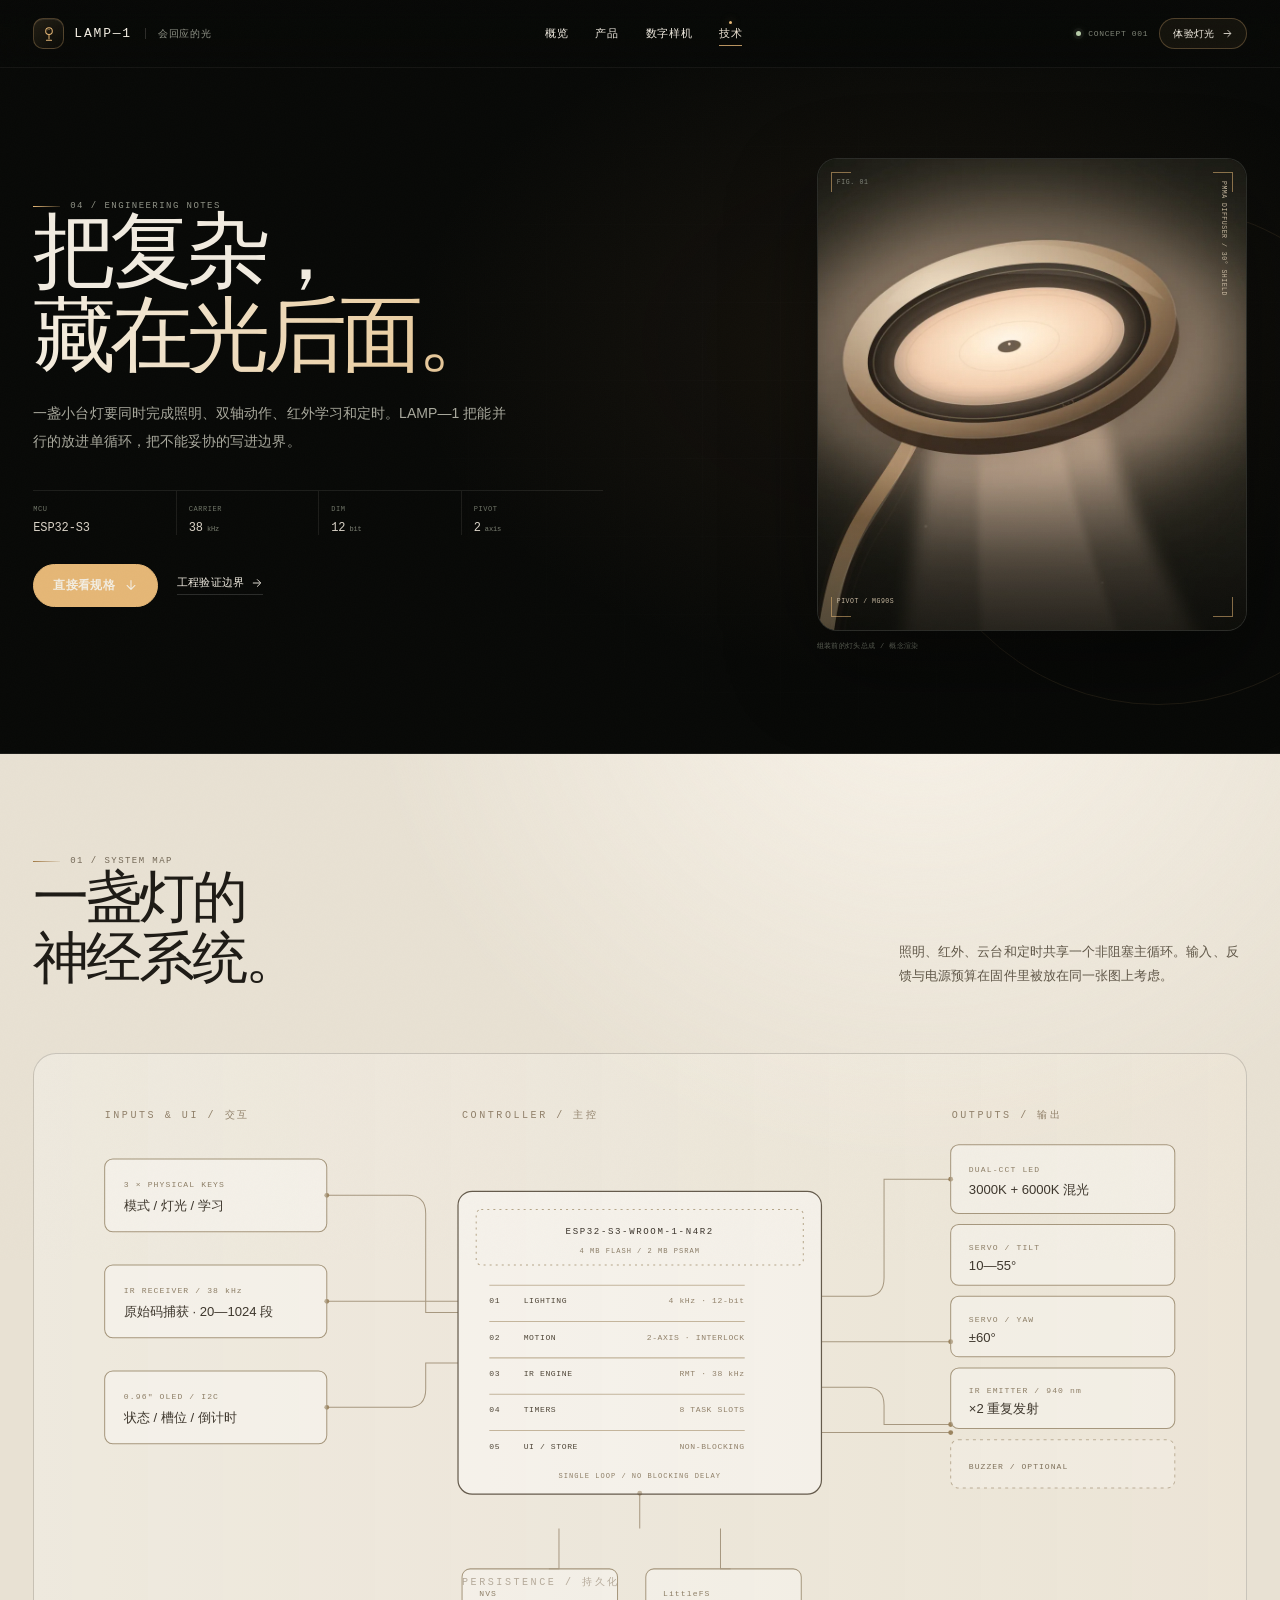
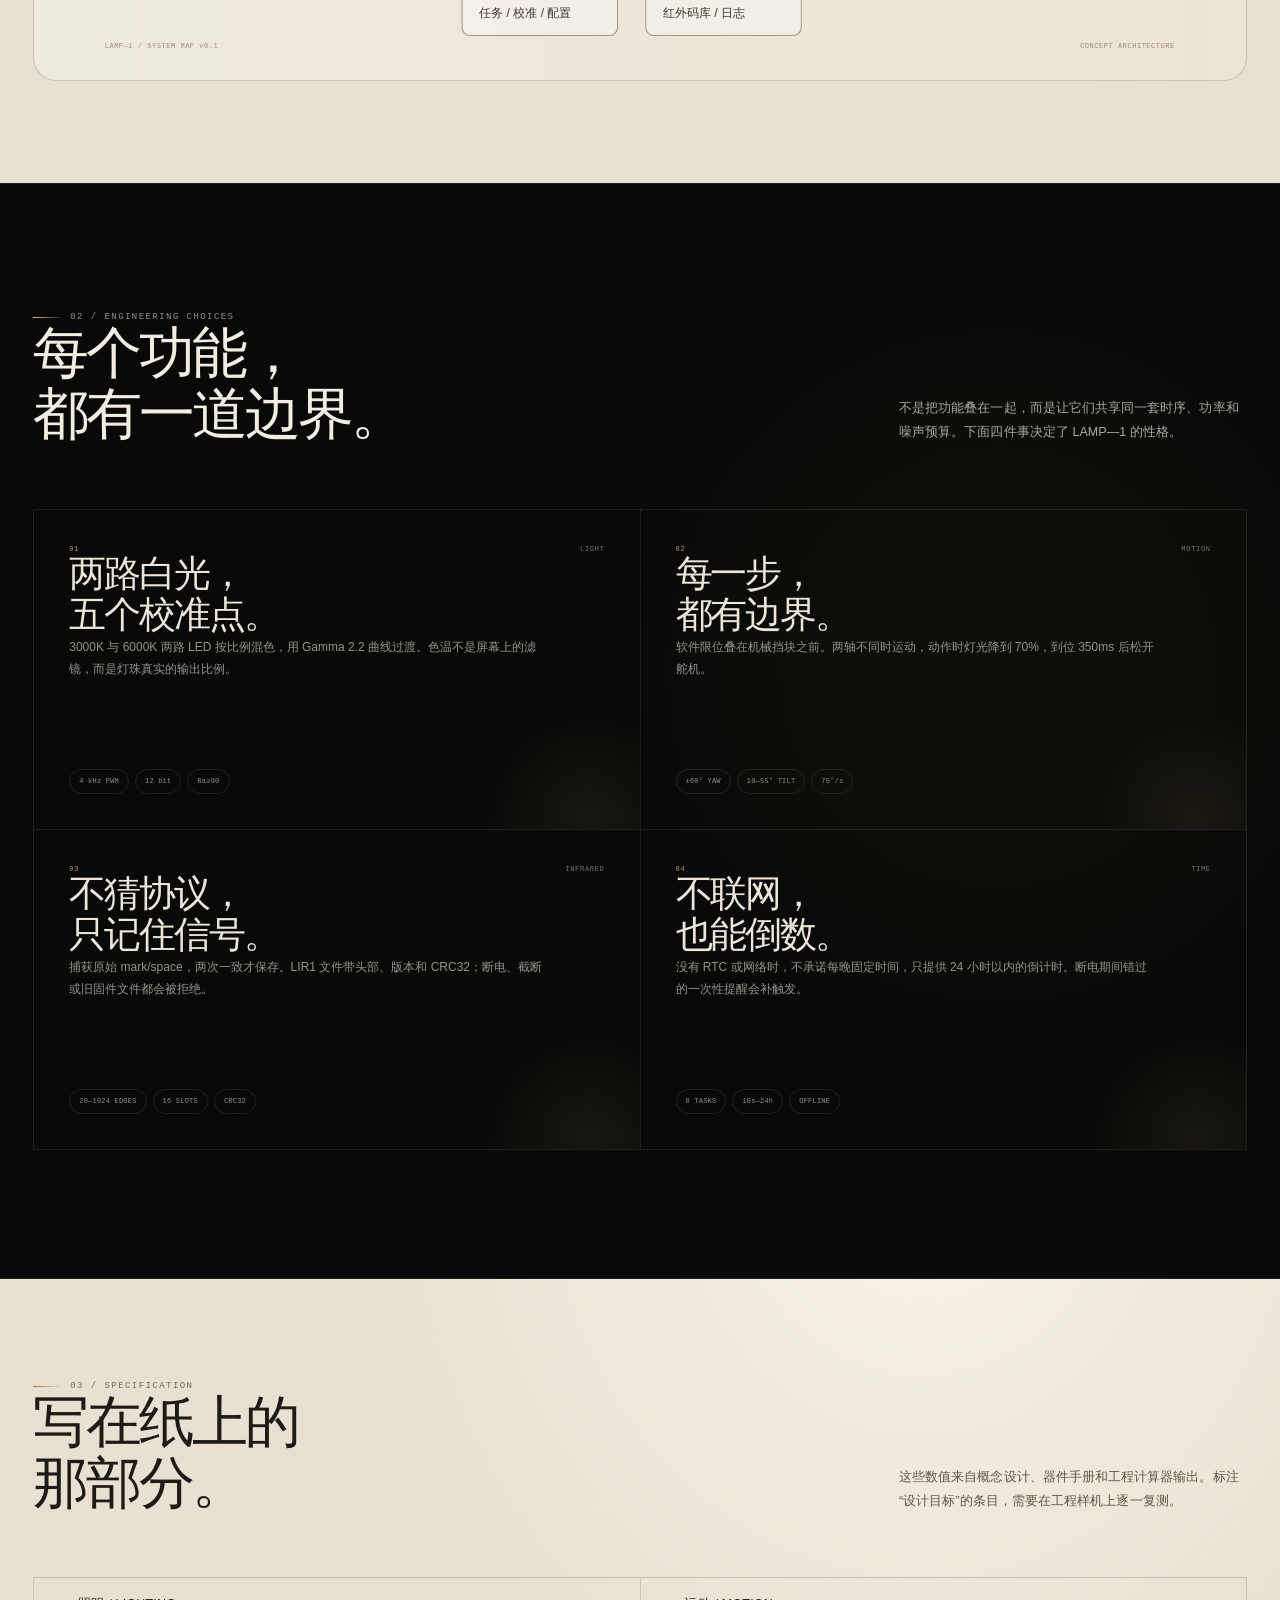
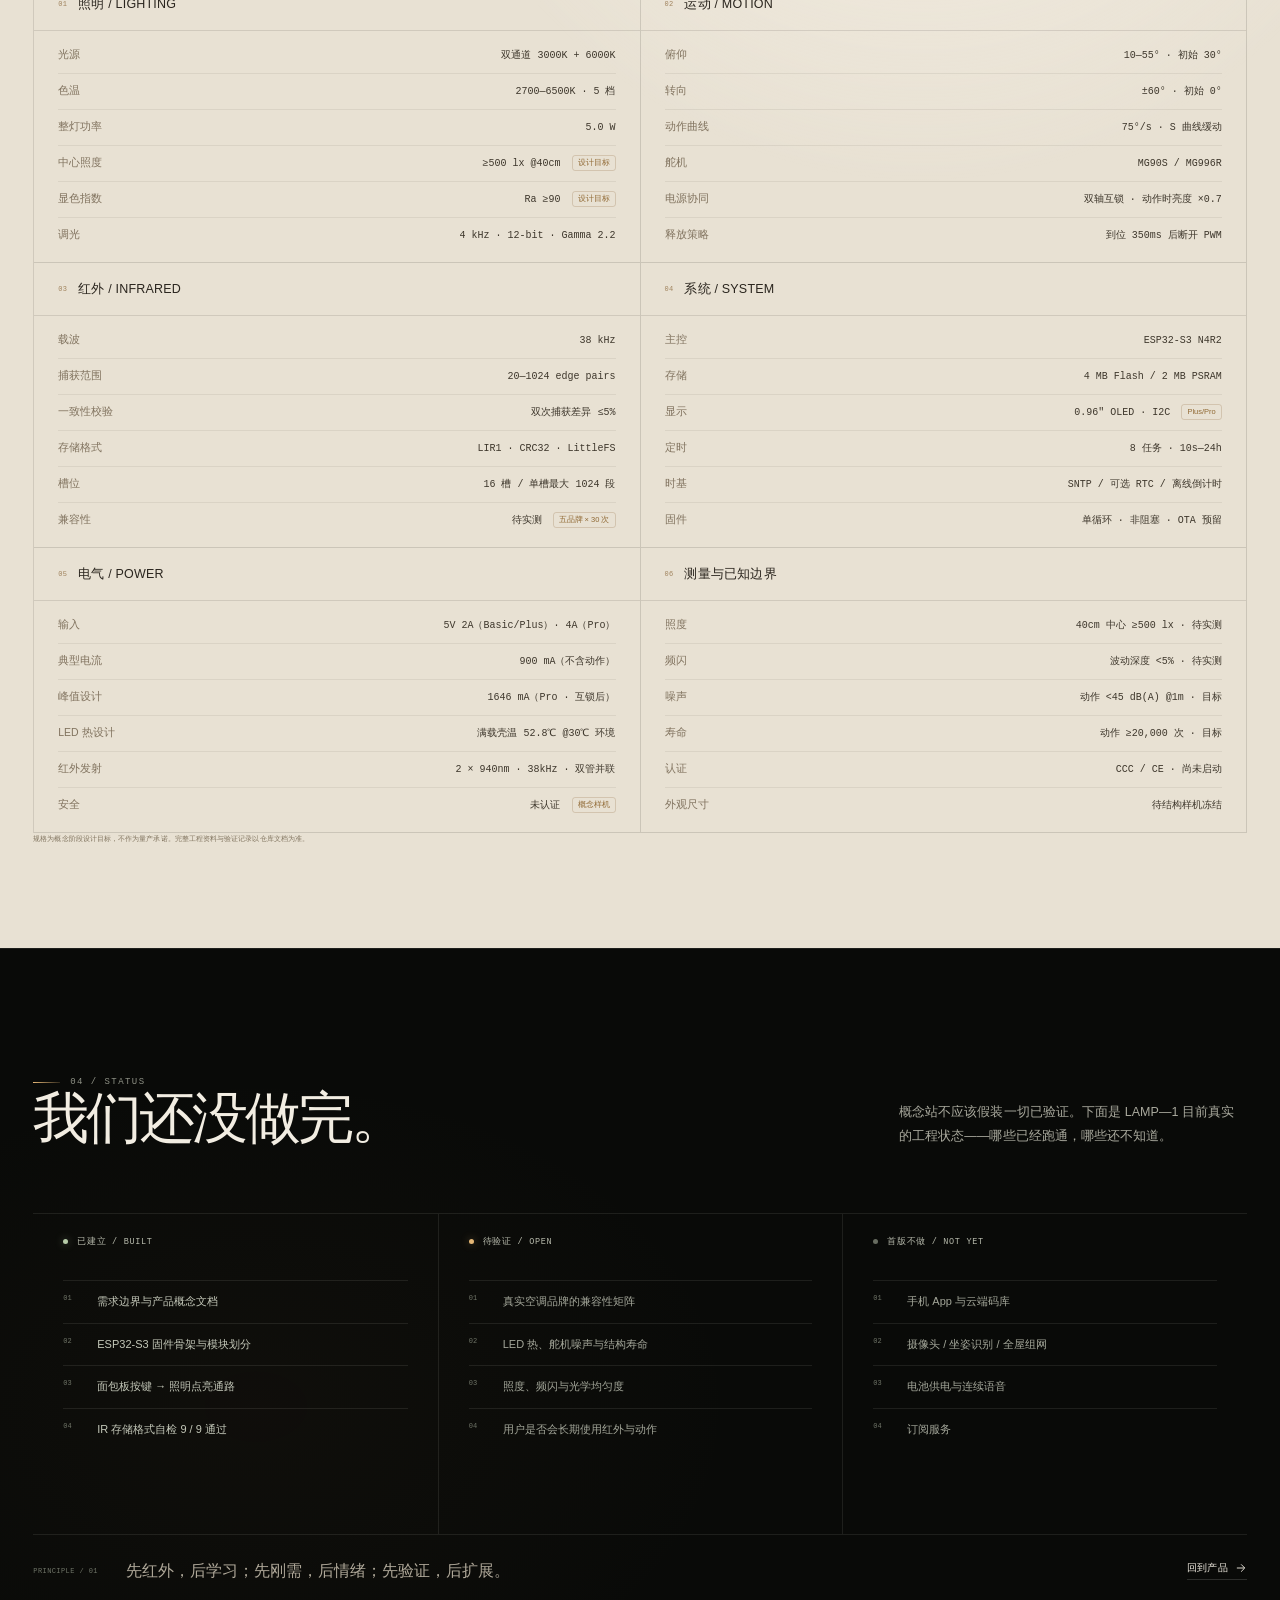
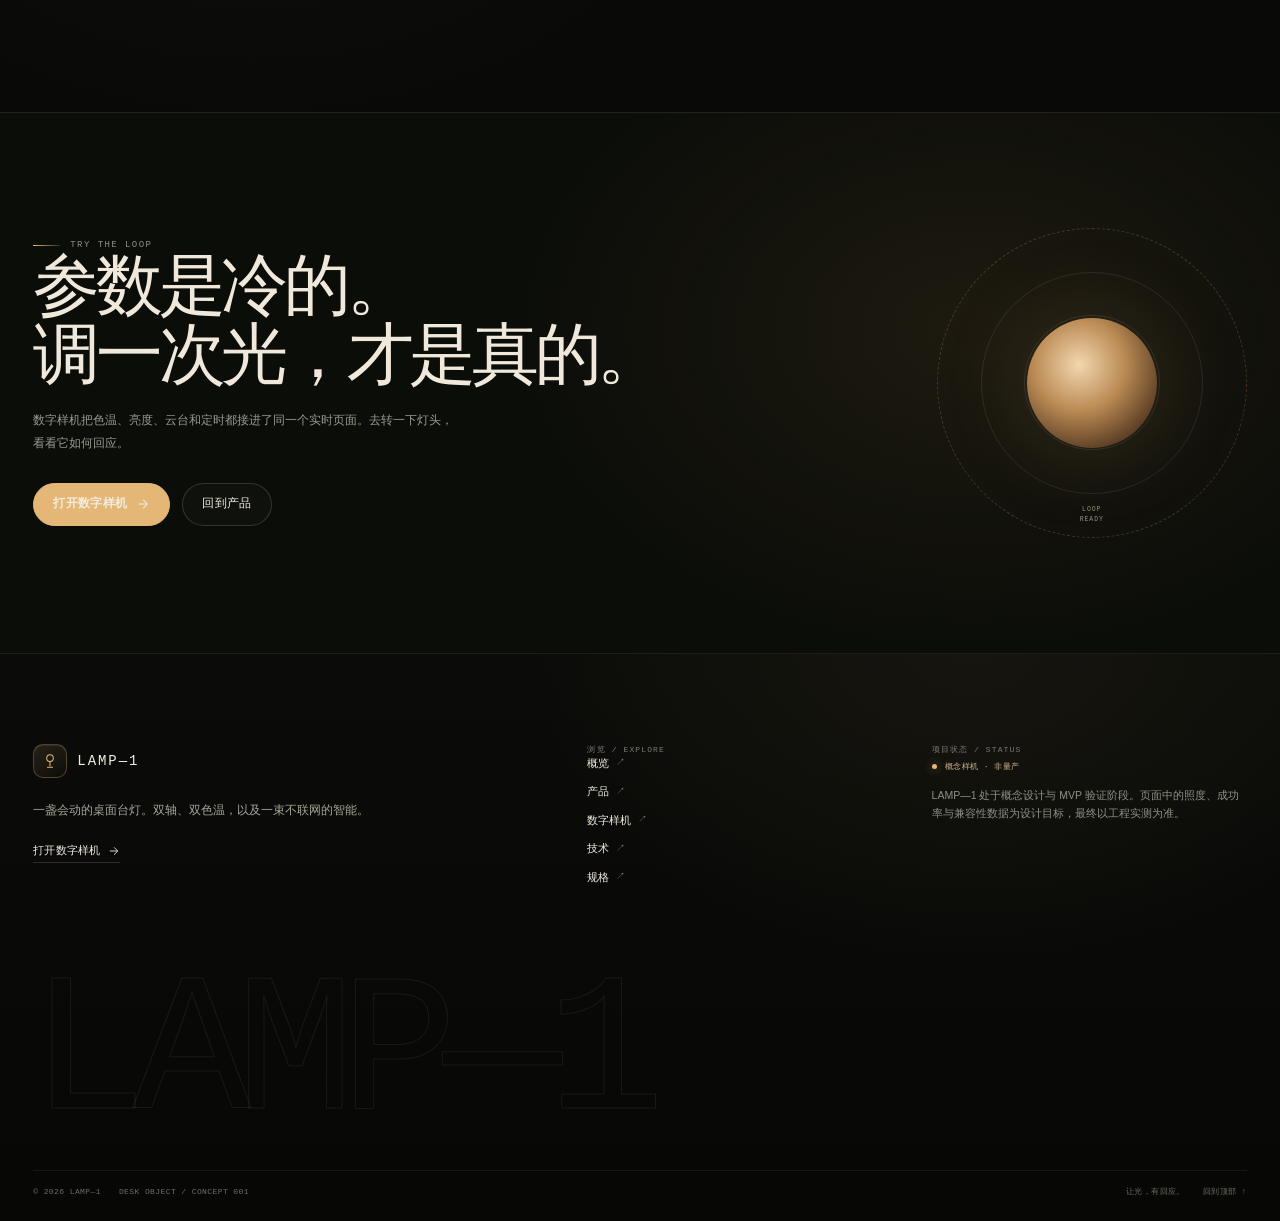
<file: web/technology.html>
<!DOCTYPE html>
<html lang="zh-CN">
<head>
<meta charset="UTF-8">
<meta name="viewport" content="width=device-width, initial-scale=1.0">
<meta name="theme-color" content="#080907">
<title>技术 · LAMP—1 工程笔记</title>
<meta name="description" content="LAMP—1 的系统架构、照明与云台参数、红外学习逻辑、离线定时，以及当前工程验证边界。">
<link rel="icon" href="assets/favicon.svg" type="image/svg+xml">
<link rel="stylesheet" href="assets/site.css">
<link rel="stylesheet" href="assets/pages.css">
<meta property="og:type" content="website">
<meta property="og:title" content="技术 · LAMP—1">
<meta property="og:description" content="把复杂，藏在光后面。LAMP—1 工程笔记与规格。">
<meta property="og:image" content="assets/og.jpg">
<script>document.documentElement.classList.add('js');</script>
<script src="assets/site.js" defer></script>
</head>
<body class="site-page page-technology" id="top">
<a class="site-skip" href="#main">跳到主要内容</a>

<header class="site-header" data-site-header>
  <div class="site-header__inner">
    <a class="site-brand" href="index.html" aria-label="LAMP—1 首页">
      <span class="site-brand__mark" aria-hidden="true">
        <svg viewBox="0 0 24 24" fill="none">
          <circle cx="12" cy="8.2" r="4.4" stroke="currentColor" stroke-width="1.35"/>
          <path d="M12 12.7v5.5M8.6 20.2h6.8" stroke="currentColor" stroke-width="1.35" stroke-linecap="round"/>
          <path d="M9.8 6.7c.7-.9 2.1-1.2 3.1-.6" stroke="currentColor" stroke-width="1.1" stroke-linecap="round" opacity=".55"/>
        </svg>
      </span>
      <span class="site-brand__name">LAMP—1</span>
      <span class="site-brand__tag">会回应的光</span>
    </a>

    <nav class="site-nav" aria-label="主导航">
      <a href="index.html">概览</a>
      <a href="product.html">产品</a>
      <a href="simulator.html">数字样机</a>
      <a href="technology.html" aria-current="page">技术</a>
    </nav>

    <div class="site-actions">
      <span class="site-status"><i aria-hidden="true"></i>CONCEPT 001</span>
      <a class="site-cta" href="simulator.html">
        体验灯光
        <svg viewBox="0 0 16 16" fill="none" aria-hidden="true"><path d="M3 8h9M8.5 3.5 13 8l-4.5 4.5" stroke="currentColor" stroke-width="1.2" stroke-linecap="round" stroke-linejoin="round"/></svg>
      </a>
      <button class="site-menu-toggle" type="button" data-menu-toggle aria-expanded="false" aria-controls="siteMenu" aria-label="打开菜单">
        <span class="burger" aria-hidden="true"></span>
      </button>
    </div>
  </div>

  <div class="site-menu" id="siteMenu" hidden>
    <div class="site-menu__inner">
      <nav class="site-menu__nav" aria-label="移动端导航">
        <a href="index.html">概览 <span>01 / OVERVIEW</span></a>
        <a href="product.html">产品 <span>02 / THE OBJECT</span></a>
        <a href="simulator.html">数字样机 <span>03 / LIGHT FIELD</span></a>
        <a href="technology.html" aria-current="page">技术 <span>04 / ENGINEERING</span></a>
      </nav>
      <div class="site-menu__foot">
        <p>一盏会回应的可动台灯。<br>概念样机 001 · 非量产</p>
        <a class="site-button site-button--primary" href="simulator.html">打开数字样机
          <svg viewBox="0 0 16 16" fill="none" aria-hidden="true"><path d="M3 8h9M8.5 3.5 13 8l-4.5 4.5" stroke="currentColor" stroke-width="1.2" stroke-linecap="round" stroke-linejoin="round"/></svg>
        </a>
      </div>
    </div>
  </div>
</header>

<main id="main" tabindex="-1">
  <!-- ------------------------------------------------------------- tech hero -->
  <section class="tech-hero" aria-labelledby="techTitle">
    <div class="tech-hero__bg" aria-hidden="true"></div>
    <div class="site-wrap tech-hero__inner">
      <div class="tech-hero__copy">
        <p class="site-kicker">04 / ENGINEERING NOTES</p>
        <h1 class="tech-hero__title" id="techTitle">把复杂，<br><span>藏在光后面。</span></h1>
        <p class="site-lead">一盏小台灯要同时完成照明、双轴动作、红外学习和定时。LAMP—1 把能并行的放进单循环，把不能妥协的写进边界。</p>
        <div class="tech-hero__indices">
          <div><span>MCU</span><strong>ESP32-S3</strong></div>
          <div><span>CARRIER</span><strong>38<small>kHz</small></strong></div>
          <div><span>DIM</span><strong>12<small>bit</small></strong></div>
          <div><span>PIVOT</span><strong>2<small>axis</small></strong></div>
        </div>
        <div class="tech-hero__links">
          <a class="site-button site-button--primary" href="#specs">直接看规格
            <svg viewBox="0 0 16 16" fill="none" aria-hidden="true"><path d="M8 3v10M3.5 8.5 8 13l4.5-4.5" stroke="currentColor" stroke-width="1.2" stroke-linecap="round" stroke-linejoin="round"/></svg>
          </a>
          <a class="site-text-link" href="#status">工程验证边界
            <svg viewBox="0 0 16 16" fill="none" aria-hidden="true"><path d="M3 8h9M8.5 3.5 13 8l-4.5 4.5" stroke="currentColor" stroke-width="1.2" stroke-linecap="round" stroke-linejoin="round"/></svg>
          </a>
        </div>
      </div>

      <figure class="tech-hero__media" data-reveal>
        <div class="tech-photo">
          <img src="assets/detail-head.webp" width="1400" height="1000" loading="lazy" alt="LAMP—1 灯头结构特写，光扩散板与金属灯壳">
          <span class="tech-corner tech-corner--tl" aria-hidden="true"></span>
          <span class="tech-corner tech-corner--tr" aria-hidden="true"></span>
          <span class="tech-corner tech-corner--bl" aria-hidden="true"></span>
          <span class="tech-corner tech-corner--br" aria-hidden="true"></span>
          <span class="tech-photo__label tech-photo__label--a">PMMA DIFFUSER / 30° SHIELD</span>
          <span class="tech-photo__label tech-photo__label--b">PIVOT / MG90S</span>
          <span class="tech-photo__axis" aria-hidden="true">FIG. 01</span>
        </div>
        <figcaption>组装前的灯头总成 / 概念渲染</figcaption>
      </figure>
    </div>
  </section>

  <!-- ------------------------------------------------------------ system map -->
  <section class="site-section light-band system-section" aria-labelledby="systemTitle">
    <div class="site-wrap">
      <div class="product-section-head" data-reveal>
        <div>
          <p class="site-kicker">01 / SYSTEM MAP</p>
          <h2 class="site-title" id="systemTitle">一盏灯的<br>神经系统。</h2>
        </div>
        <p class="site-lead site-lead--small">照明、红外、云台和定时共享一个非阻塞主循环。输入、反馈与电源预算在固件里被放在同一张图上考虑。</p>
      </div>

      <div class="system-map" data-reveal tabindex="0" role="region" aria-label="LAMP—1 系统架构图，小屏幕可左右滚动">
        <div class="system-map__hint">← 横向滑动查看 →</div>
        <svg viewBox="0 0 1200 620" role="img" aria-labelledby="sysMapTitle sysMapDesc">
          <title id="sysMapTitle">LAMP—1 系统架构图</title>
          <desc id="sysMapDesc">ESP32-S3 主控连接三个物理按键、红外接收器与 OLED 显示，输出双色温 LED、两只舵机和红外发射器，并使用 NVS 与 LittleFS 存储数据。</desc>
          <defs>
            <marker id="sysDot" viewBox="0 0 8 8" refX="4" refY="4" markerWidth="5" markerHeight="5">
              <circle cx="4" cy="4" r="2.5" fill="#9b845f"/>
            </marker>
          </defs>

          <g fill="none" stroke="#a79880" stroke-width="1">
            <path d="M290 140H370Q388 140 388 158V256H420"/>
            <path d="M290 245H420"/>
            <path d="M290 350H370Q388 350 388 332V306H420"/>
            <path d="M780 240H825Q842 240 842 222V124H908"/>
            <path d="M780 285H908"/>
            <path d="M780 330H825Q842 330 842 348V367H908"/>
            <path d="M780 375H908"/>
            <path d="M600 435V470"/>
            <path d="M520 470V510H510"/>
            <path d="M680 470V510H690"/>
          </g>

          <g fill="#9b845f">
            <circle cx="290" cy="140" r="2.4"/><circle cx="290" cy="245" r="2.4"/><circle cx="290" cy="350" r="2.4"/>
            <circle cx="908" cy="124" r="2.4"/><circle cx="908" cy="285" r="2.4"/><circle cx="908" cy="367" r="2.4"/><circle cx="908" cy="375" r="2.4"/>
            <circle cx="600" cy="435" r="2.4"/>
          </g>

          <g fill="#3e382e" font-family="'SFMono-Regular','Cascadia Mono',Consolas,monospace">
            <text x="70" y="63" font-size="10" letter-spacing="2.5" fill="#91816a">INPUTS &amp; UI / 交互</text>
            <text x="424" y="63" font-size="10" letter-spacing="2.5" fill="#91816a">CONTROLLER / 主控</text>
            <text x="909" y="63" font-size="10" letter-spacing="2.5" fill="#91816a">OUTPUTS / 输出</text>
            <text x="424" y="526" font-size="10" letter-spacing="2.5" fill="#91816a">PERSISTENCE / 持久化</text>
          </g>

          <!-- inputs -->
          <g>
            <rect x="70" y="104" width="220" height="72" rx="8" fill="rgba(255,255,255,.32)" stroke="#a6977d"/>
            <text x="89" y="132" fill="#8d7e66" font-family="'SFMono-Regular','Cascadia Mono',Consolas,monospace" font-size="8" letter-spacing="1.1">3 × PHYSICAL KEYS</text>
            <text x="89" y="155" fill="#3e372d" font-family="'Segoe UI','Microsoft YaHei',sans-serif" font-size="13">模式 / 灯光 / 学习</text>

            <rect x="70" y="209" width="220" height="72" rx="8" fill="rgba(255,255,255,.32)" stroke="#a6977d"/>
            <text x="89" y="237" fill="#8d7e66" font-family="'SFMono-Regular','Cascadia Mono',Consolas,monospace" font-size="8" letter-spacing="1.1">IR RECEIVER / 38 kHz</text>
            <text x="89" y="260" fill="#3e372d" font-family="'Segoe UI','Microsoft YaHei',sans-serif" font-size="13">原始码捕获 · 20—1024 段</text>

            <rect x="70" y="314" width="220" height="72" rx="8" fill="rgba(255,255,255,.32)" stroke="#a6977d"/>
            <text x="89" y="342" fill="#8d7e66" font-family="'SFMono-Regular','Cascadia Mono',Consolas,monospace" font-size="8" letter-spacing="1.1">0.96″ OLED / I2C</text>
            <text x="89" y="365" fill="#3e372d" font-family="'Segoe UI','Microsoft YaHei',sans-serif" font-size="13">状态 / 槽位 / 倒计时</text>
          </g>

          <!-- MCU -->
          <g>
            <rect x="420" y="136" width="360" height="300" rx="14" fill="rgba(255,255,255,.4)" stroke="#655b4c" stroke-width="1.2"/>
            <rect x="438" y="154" width="324" height="55" rx="5" fill="none" stroke="#b6a68a" stroke-dasharray="2 4"/>
            <text x="600" y="178" text-anchor="middle" fill="#3b342b" font-family="'SFMono-Regular','Cascadia Mono',Consolas,monospace" font-size="9" letter-spacing="1.6">ESP32-S3-WROOM-1-N4R2</text>
            <text x="600" y="197" text-anchor="middle" fill="#897b65" font-family="'SFMono-Regular','Cascadia Mono',Consolas,monospace" font-size="7" letter-spacing="1">4 MB FLASH / 2 MB PSRAM</text>

            <g font-family="'SFMono-Regular','Cascadia Mono',Consolas,monospace" font-size="8" fill="#4f4638" letter-spacing=".6">
              <text x="451" y="247">01</text><text x="485" y="247">LIGHTING</text><text x="704" y="247" text-anchor="end" fill="#91816a">4 kHz · 12-bit</text>
              <text x="451" y="283">02</text><text x="485" y="283">MOTION</text><text x="704" y="283" text-anchor="end" fill="#91816a">2-AXIS · INTERLOCK</text>
              <text x="451" y="319">03</text><text x="485" y="319">IR ENGINE</text><text x="704" y="319" text-anchor="end" fill="#91816a">RMT · 38 kHz</text>
              <text x="451" y="355">04</text><text x="485" y="355">TIMERS</text><text x="704" y="355" text-anchor="end" fill="#91816a">8 TASK SLOTS</text>
              <text x="451" y="391">05</text><text x="485" y="391">UI / STORE</text><text x="704" y="391" text-anchor="end" fill="#91816a">NON-BLOCKING</text>
            </g>
            <g stroke="#c4b59c">
              <path d="M451 229H704M451 265H704M451 301H704M451 337H704M451 373H704"/>
            </g>
            <text x="600" y="420" text-anchor="middle" fill="#8d7e66" font-family="'SFMono-Regular','Cascadia Mono',Consolas,monospace" font-size="7" letter-spacing="1">SINGLE LOOP / NO BLOCKING DELAY</text>
          </g>

          <!-- outputs -->
          <g>
            <rect x="908" y="90" width="222" height="68" rx="8" fill="rgba(255,255,255,.32)" stroke="#a6977d"/>
            <text x="926" y="117" fill="#8d7e66" font-family="'SFMono-Regular','Cascadia Mono',Consolas,monospace" font-size="8" letter-spacing="1.1">DUAL-CCT LED</text>
            <text x="926" y="139" fill="#3e372d" font-family="'Segoe UI','Microsoft YaHei',sans-serif" font-size="13">3000K + 6000K 混光</text>

            <rect x="908" y="169" width="222" height="60" rx="8" fill="rgba(255,255,255,.32)" stroke="#a6977d"/>
            <text x="926" y="194" fill="#8d7e66" font-family="'SFMono-Regular','Cascadia Mono',Consolas,monospace" font-size="8" letter-spacing="1.1">SERVO / TILT</text>
            <text x="926" y="214" fill="#3e372d" font-family="'Segoe UI','Microsoft YaHei',sans-serif" font-size="13">10—55°</text>

            <rect x="908" y="240" width="222" height="60" rx="8" fill="rgba(255,255,255,.32)" stroke="#a6977d"/>
            <text x="926" y="265" fill="#8d7e66" font-family="'SFMono-Regular','Cascadia Mono',Consolas,monospace" font-size="8" letter-spacing="1.1">SERVO / YAW</text>
            <text x="926" y="285" fill="#3e372d" font-family="'Segoe UI','Microsoft YaHei',sans-serif" font-size="13">±60°</text>

            <rect x="908" y="311" width="222" height="60" rx="8" fill="rgba(255,255,255,.32)" stroke="#a6977d"/>
            <text x="926" y="336" fill="#8d7e66" font-family="'SFMono-Regular','Cascadia Mono',Consolas,monospace" font-size="8" letter-spacing="1.1">IR EMITTER / 940 nm</text>
            <text x="926" y="356" fill="#3e372d" font-family="'Segoe UI','Microsoft YaHei',sans-serif" font-size="13">×2 重复发射</text>

            <rect x="908" y="382" width="222" height="48" rx="8" fill="rgba(255,255,255,.2)" stroke="#bcae97" stroke-dasharray="3 4"/>
            <text x="926" y="411" fill="#7f715b" font-family="'SFMono-Regular','Cascadia Mono',Consolas,monospace" font-size="8" letter-spacing="1">BUZZER / OPTIONAL</text>
          </g>

          <!-- storage -->
          <g>
            <rect x="424" y="510" width="154" height="66" rx="8" fill="rgba(255,255,255,.32)" stroke="#a6977d"/>
            <text x="441" y="537" fill="#8d7e66" font-family="'SFMono-Regular','Cascadia Mono',Consolas,monospace" font-size="8" letter-spacing="1.1">NVS</text>
            <text x="441" y="558" fill="#3e372d" font-family="'Segoe UI','Microsoft YaHei',sans-serif" font-size="12">任务 / 校准 / 配置</text>
            <rect x="606" y="510" width="154" height="66" rx="8" fill="rgba(255,255,255,.32)" stroke="#a6977d"/>
            <text x="623" y="537" fill="#8d7e66" font-family="'SFMono-Regular','Cascadia Mono',Consolas,monospace" font-size="8" letter-spacing="1.1">LittleFS</text>
            <text x="623" y="558" fill="#3e372d" font-family="'Segoe UI','Microsoft YaHei',sans-serif" font-size="12">红外码库 / 日志</text>
          </g>

          <g fill="#9d8e76" font-family="'SFMono-Regular','Cascadia Mono',Consolas,monospace" font-size="7" letter-spacing=".5">
            <text x="70" y="588">LAMP—1 / SYSTEM MAP v0.1</text>
            <text x="1130" y="588" text-anchor="end">CONCEPT ARCHITECTURE</text>
          </g>
        </svg>
      </div>
    </div>
  </section>

  <!-- -------------------------------------------------------------- choices -->
  <section class="site-section tech-choices" aria-labelledby="choicesTitle">
    <div class="site-wrap">
      <div class="product-section-head" data-reveal>
        <div>
          <p class="site-kicker">02 / ENGINEERING CHOICES</p>
          <h2 class="site-title" id="choicesTitle">每个功能，<br>都有一道边界。</h2>
        </div>
        <p class="site-lead site-lead--small">不是把功能叠在一起，而是让它们共享同一套时序、功率和噪声预算。下面四件事决定了 LAMP—1 的性格。</p>
      </div>

      <div class="tech-choice-grid">
        <article class="tech-choice-card" data-reveal>
          <div class="tech-choice-card__head"><span>01</span><span>LIGHT</span></div>
          <h3>两路白光，<br>五个校准点。</h3>
          <p>3000K 与 6000K 两路 LED 按比例混色，用 Gamma 2.2 曲线过渡。色温不是屏幕上的滤镜，而是灯珠真实的输出比例。</p>
          <div class="tech-choice-card__data">
            <span>4 kHz PWM</span><span>12 bit</span><span>Ra≥90</span>
          </div>
        </article>
        <article class="tech-choice-card" data-reveal style="--reveal-delay:.06s">
          <div class="tech-choice-card__head"><span>02</span><span>MOTION</span></div>
          <h3>每一步，<br>都有边界。</h3>
          <p>软件限位叠在机械挡块之前。两轴不同时运动，动作时灯光降到 70%，到位 350ms 后松开舵机。</p>
          <div class="tech-choice-card__data">
            <span>±60° YAW</span><span>10—55° TILT</span><span>75°/s</span>
          </div>
        </article>
        <article class="tech-choice-card" id="infrared" data-reveal style="--reveal-delay:.12s">
          <div class="tech-choice-card__head"><span>03</span><span>INFRARED</span></div>
          <h3>不猜协议，<br>只记住信号。</h3>
          <p>捕获原始 mark/space，两次一致才保存。LIR1 文件带头部、版本和 CRC32；断电、截断或旧固件文件都会被拒绝。</p>
          <div class="tech-choice-card__data">
            <span>20—1024 EDGES</span><span>16 SLOTS</span><span>CRC32</span>
          </div>
        </article>
        <article class="tech-choice-card" data-reveal style="--reveal-delay:.18s">
          <div class="tech-choice-card__head"><span>04</span><span>TIME</span></div>
          <h3>不联网，<br>也能倒数。</h3>
          <p>没有 RTC 或网络时，不承诺每晚固定时间，只提供 24 小时以内的倒计时。断电期间错过的一次性提醒会补触发。</p>
          <div class="tech-choice-card__data">
            <span>8 TASKS</span><span>10s—24h</span><span>OFFLINE</span>
          </div>
        </article>
      </div>
    </div>
  </section>

  <!-- ---------------------------------------------------------------- specs -->
  <section class="site-section light-band spec-section" id="specs" aria-labelledby="specsTitle">
    <div class="site-wrap">
      <div class="product-section-head" data-reveal>
        <div>
          <p class="site-kicker">03 / SPECIFICATION</p>
          <h2 class="site-title" id="specsTitle">写在纸上的<br>那部分。</h2>
        </div>
        <p class="site-lead site-lead--small">这些数值来自概念设计、器件手册和工程计算器输出。标注“设计目标”的条目，需要在工程样机上逐一复测。</p>
      </div>

      <div class="spec-grid" data-reveal>
        <section class="spec-group" aria-labelledby="specLight">
          <div class="spec-group__head"><span>01</span><h3 id="specLight">照明 / LIGHTING</h3></div>
          <dl class="spec-list">
            <div><dt>光源</dt><dd>双通道 3000K + 6000K</dd></div>
            <div><dt>色温</dt><dd>2700—6500K · 5 档</dd></div>
            <div><dt>整灯功率</dt><dd>5.0 W</dd></div>
            <div><dt>中心照度</dt><dd>≥500 lx @40cm <em>设计目标</em></dd></div>
            <div><dt>显色指数</dt><dd>Ra ≥90 <em>设计目标</em></dd></div>
            <div><dt>调光</dt><dd>4 kHz · 12-bit · Gamma 2.2</dd></div>
          </dl>
        </section>

        <section class="spec-group" aria-labelledby="specMotion">
          <div class="spec-group__head"><span>02</span><h3 id="specMotion">运动 / MOTION</h3></div>
          <dl class="spec-list">
            <div><dt>俯仰</dt><dd>10—55° · 初始 30°</dd></div>
            <div><dt>转向</dt><dd>±60° · 初始 0°</dd></div>
            <div><dt>动作曲线</dt><dd>75°/s · S 曲线缓动</dd></div>
            <div><dt>舵机</dt><dd>MG90S / MG996R</dd></div>
            <div><dt>电源协同</dt><dd>双轴互锁 · 动作时亮度 ×0.7</dd></div>
            <div><dt>释放策略</dt><dd>到位 350ms 后断开 PWM</dd></div>
          </dl>
        </section>

        <section class="spec-group" aria-labelledby="specIr">
          <div class="spec-group__head"><span>03</span><h3 id="specIr">红外 / INFRARED</h3></div>
          <dl class="spec-list">
            <div><dt>载波</dt><dd>38 kHz</dd></div>
            <div><dt>捕获范围</dt><dd>20—1024 edge pairs</dd></div>
            <div><dt>一致性校验</dt><dd>双次捕获差异 ≤5%</dd></div>
            <div><dt>存储格式</dt><dd>LIR1 · CRC32 · LittleFS</dd></div>
            <div><dt>槽位</dt><dd>16 槽 / 单槽最大 1024 段</dd></div>
            <div><dt>兼容性</dt><dd>待实测 <em>五品牌 × 30 次</em></dd></div>
          </dl>
        </section>

        <section class="spec-group" aria-labelledby="specSystem">
          <div class="spec-group__head"><span>04</span><h3 id="specSystem">系统 / SYSTEM</h3></div>
          <dl class="spec-list">
            <div><dt>主控</dt><dd>ESP32-S3 N4R2</dd></div>
            <div><dt>存储</dt><dd>4 MB Flash / 2 MB PSRAM</dd></div>
            <div><dt>显示</dt><dd>0.96″ OLED · I2C <em>Plus/Pro</em></dd></div>
            <div><dt>定时</dt><dd>8 任务 · 10s—24h</dd></div>
            <div><dt>时基</dt><dd>SNTP / 可选 RTC / 离线倒计时</dd></div>
            <div><dt>固件</dt><dd>单循环 · 非阻塞 · OTA 预留</dd></div>
          </dl>
        </section>

        <section class="spec-group" aria-labelledby="specElectrical">
          <div class="spec-group__head"><span>05</span><h3 id="specElectrical">电气 / POWER</h3></div>
          <dl class="spec-list">
            <div><dt>输入</dt><dd>5V 2A（Basic/Plus）· 4A（Pro）</dd></div>
            <div><dt>典型电流</dt><dd>900 mA（不含动作）</dd></div>
            <div><dt>峰值设计</dt><dd>1646 mA（Pro · 互锁后）</dd></div>
            <div><dt>LED 热设计</dt><dd>满载壳温 52.8℃ @30℃ 环境</dd></div>
            <div><dt>红外发射</dt><dd>2 × 940nm · 38kHz · 双管并联</dd></div>
            <div><dt>安全</dt><dd>未认证 <em>概念样机</em></dd></div>
          </dl>
        </section>

        <section class="spec-group" aria-labelledby="specNotes">
          <div class="spec-group__head"><span>06</span><h3 id="specNotes">测量与已知边界</h3></div>
          <dl class="spec-list">
            <div><dt>照度</dt><dd>40cm 中心 ≥500 lx · 待实测</dd></div>
            <div><dt>频闪</dt><dd>波动深度 &lt;5% · 待实测</dd></div>
            <div><dt>噪声</dt><dd>动作 &lt;45 dB(A) @1m · 目标</dd></div>
            <div><dt>寿命</dt><dd>动作 ≥20,000 次 · 目标</dd></div>
            <div><dt>认证</dt><dd>CCC / CE · 尚未启动</dd></div>
            <div><dt>外观尺寸</dt><dd>待结构样机冻结</dd></div>
          </dl>
        </section>
      </div>

      <p class="spec-footnote">规格为概念阶段设计目标，不作为量产承诺。完整工程资料与验证记录以仓库文档为准。</p>
    </div>
  </section>

  <!-- --------------------------------------------------------------- status -->
  <section class="site-section tech-status" id="status" aria-labelledby="statusTitle">
    <div class="site-wrap">
      <div class="product-section-head" data-reveal>
        <div>
          <p class="site-kicker">04 / STATUS</p>
          <h2 class="site-title" id="statusTitle">我们还没做完。</h2>
        </div>
        <p class="site-lead site-lead--small">概念站不应该假装一切已验证。下面是 LAMP—1 目前真实的工程状态——哪些已经跑通，哪些还不知道。</p>
      </div>

      <div class="status-board" data-reveal>
        <div class="status-column">
          <div class="status-column__head"><span class="status-mark status-mark--done"></span>已建立 / BUILT</div>
          <ul>
            <li><span>01</span>需求边界与产品概念文档</li>
            <li><span>02</span>ESP32-S3 固件骨架与模块划分</li>
            <li><span>03</span>面包板按键 → 照明点亮通路</li>
            <li><span>04</span>IR 存储格式自检 9 / 9 通过</li>
          </ul>
        </div>
        <div class="status-column">
          <div class="status-column__head"><span class="status-mark status-mark--open"></span>待验证 / OPEN</div>
          <ul>
            <li><span>01</span>真实空调品牌的兼容性矩阵</li>
            <li><span>02</span>LED 热、舵机噪声与结构寿命</li>
            <li><span>03</span>照度、频闪与光学均匀度</li>
            <li><span>04</span>用户是否会长期使用红外与动作</li>
          </ul>
        </div>
        <div class="status-column">
          <div class="status-column__head"><span class="status-mark status-mark--no"></span>首版不做 / NOT YET</div>
          <ul>
            <li><span>01</span>手机 App 与云端码库</li>
            <li><span>02</span>摄像头 / 坐姿识别 / 全屋组网</li>
            <li><span>03</span>电池供电与连续语音</li>
            <li><span>04</span>订阅服务</li>
          </ul>
        </div>
      </div>

      <div class="status-quote">
        <span>PRINCIPLE / 01</span>
        <p>先红外，后学习；先刚需，后情绪；先验证，后扩展。</p>
        <a class="site-text-link" href="product.html">回到产品
          <svg viewBox="0 0 16 16" fill="none" aria-hidden="true"><path d="M3 8h9M8.5 3.5 13 8l-4.5 4.5" stroke="currentColor" stroke-width="1.2" stroke-linecap="round" stroke-linejoin="round"/></svg>
        </a>
      </div>
    </div>
  </section>

  <!-- ------------------------------------------------------------- tech end -->
  <section class="tech-end">
    <div class="site-wrap tech-end__inner">
      <div class="tech-end__copy" data-reveal>
        <p class="site-kicker">TRY THE LOOP</p>
        <h2>参数是冷的。<br>调一次光，才是真的。</h2>
        <p>数字样机把色温、亮度、云台和定时都接进了同一个实时页面。去转一下灯头，看看它如何回应。</p>
        <div class="site-actions-row">
          <a class="site-button site-button--primary" href="simulator.html">打开数字样机
            <svg viewBox="0 0 16 16" fill="none" aria-hidden="true"><path d="M3 8h9M8.5 3.5 13 8l-4.5 4.5" stroke="currentColor" stroke-width="1.2" stroke-linecap="round" stroke-linejoin="round"/></svg>
          </a>
          <a class="site-button site-button--ghost" href="product.html">回到产品</a>
        </div>
      </div>
      <div class="tech-end__graphic" aria-hidden="true">
        <span class="tech-end__ring"></span>
        <span class="tech-end__core"></span>
        <span class="tech-end__label">LOOP<br>READY</span>
      </div>
    </div>
  </section>
</main>

<footer class="site-footer">
  <div class="site-footer__inner">
    <div class="site-footer__top">
      <div class="footer-brand">
        <a class="site-brand" href="index.html" aria-label="LAMP—1 首页">
          <span class="site-brand__mark" aria-hidden="true">
            <svg viewBox="0 0 24 24" fill="none">
              <circle cx="12" cy="8.2" r="4.4" stroke="currentColor" stroke-width="1.35"/>
              <path d="M12 12.7v5.5M8.6 20.2h6.8" stroke="currentColor" stroke-width="1.35" stroke-linecap="round"/>
            </svg>
          </span>
          <span class="site-brand__name">LAMP—1</span>
        </a>
        <div class="footer-brand-copy">
          <p>一盏会动的桌面台灯。双轴、双色温，以及一束不联网的智能。</p>
          <div class="footer-brand-links">
            <a class="site-text-link" href="simulator.html">打开数字样机
              <svg viewBox="0 0 16 16" fill="none" aria-hidden="true"><path d="M3 8h9M8.5 3.5 13 8l-4.5 4.5" stroke="currentColor" stroke-width="1.2" stroke-linecap="round" stroke-linejoin="round"/></svg>
            </a>
          </div>
        </div>
      </div>

      <div class="footer-col">
        <h3>浏览 / Explore</h3>
        <a href="index.html">概览 <span class="arrow">↗</span></a>
        <a href="product.html">产品 <span class="arrow">↗</span></a>
        <a href="simulator.html">数字样机 <span class="arrow">↗</span></a>
        <a href="technology.html">技术 <span class="arrow">↗</span></a>
        <a href="technology.html#specs">规格 <span class="arrow">↗</span></a>
      </div>

      <div class="footer-note">
        <h3>项目状态 / Status</h3>
        <span class="footer-prototype"><i aria-hidden="true"></i>概念样机 · 非量产</span>
        <p>LAMP—1 处于概念设计与 MVP 验证阶段。页面中的照度、成功率与兼容性数据为设计目标，最终以工程实测为准。</p>
      </div>
    </div>

    <div class="footer-wordmark" aria-hidden="true">LAMP—1</div>

    <div class="site-footer__bottom">
      <div class="meta-set">
        <span>© <span data-year>2026</span> LAMP—1</span>
        <span>DESK OBJECT / CONCEPT 001</span>
      </div>
      <div class="meta-set">
        <span>让光，有回应。</span>
        <a href="#top">回到顶部 ↑</a>
      </div>
    </div>
  </div>
</footer>
</body>
</html>
</file>
<file: web/assets/site.css>
/* ==========================================================================
   LAMP—1 site shell
   Shared by the marketing pages and the interactive simulator.
   ========================================================================== */
:root{
  --site-bg:#080907;
  --site-bg-soft:#0d0f0b;
  --site-surface:#11130f;
  --site-surface-2:#171a14;
  --site-text:#f2ede2;
  --site-text-soft:#cfc8b9;
  --site-muted:#8f9286;
  --site-muted-2:#6b7064;
  --site-line:rgba(242,237,226,.09);
  --site-line-strong:rgba(242,237,226,.16);
  --site-accent:#e5b776;
  --site-accent-soft:rgba(229,183,118,.12);
  --site-green:#b6cba8;
  --site-sans:"Segoe UI","SF Pro Display","PingFang SC","Hiragino Sans GB","Microsoft YaHei UI","Microsoft YaHei",sans-serif;
  --site-serif:"Iowan Old Style","Baskerville","Songti SC","STSong","SimSun",serif;
  --site-mono:"SFMono-Regular","Cascadia Mono","Cascadia Code","Consolas","Liberation Mono",monospace;
  --site-header-h:68px;
  --site-max:1520px;
  --site-pad:clamp(18px,2.6vw,40px);
  --site-ease:cubic-bezier(.22,.61,.36,1);
}
*,*::before,*::after{box-sizing:border-box}
html{scroll-behavior:smooth}
body.menu-open{overflow:hidden}
.site-page [id],.page-simulator main{scroll-margin-top:calc(var(--site-header-h) + 18px)}
.site-page [id][data-reveal]{scroll-margin-top:calc(var(--site-header-h) + 42px)}
:where(a,button,input,summary):focus-visible{
  outline:2px solid var(--site-accent);
  outline-offset:3px;
}
::selection{background:rgba(229,183,118,.24);color:#fff9ed}

/* --------------------------------------------------------------------------
   Marketing page base. Scoped so the simulator's own design is untouched.
   -------------------------------------------------------------------------- */
body.site-page{
  margin:0;
  min-height:100vh;
  overflow-x:hidden;
  background:
    radial-gradient(1100px 700px at 72% -12%,rgba(136,101,61,.12),transparent 64%),
    radial-gradient(800px 600px at -5% 82%,rgba(72,89,62,.08),transparent 72%),
    var(--site-bg);
  color:var(--site-text);
  font-family:var(--site-sans);
  -webkit-font-smoothing:antialiased;
  text-rendering:optimizeLegibility;
}
body.site-page::before{
  content:"";
  position:fixed;inset:-40%;
  z-index:2000;
  pointer-events:none;
  opacity:.032;
  background-image:url("data:image/svg+xml,%3Csvg xmlns='http://www.w3.org/2000/svg' width='180' height='180'%3E%3Cfilter id='n'%3E%3CfeTurbulence type='fractalNoise' baseFrequency='.8' numOctaves='3' stitchTiles='stitch'/%3E%3C/filter%3E%3Crect width='100%25' height='100%25' filter='url(%23n)' opacity='.55'/%3E%3C/svg%3E");
}
body.site-page main{overflow:clip}
body.site-page img{display:block;max-width:100%}
body.site-page a{color:inherit}
body.site-page button{font:inherit;color:inherit}
body.site-page p{margin:0}
body.site-page h1,body.site-page h2,body.site-page h3,body.site-page h4{margin:0}
.site-wrap{
  width:min(100%,var(--site-max));
  margin-inline:auto;
  padding-inline:var(--site-pad);
}
.site-section{position:relative;padding-block:clamp(80px,10vw,150px)}
.site-section--tight{padding-block:clamp(56px,6vw,92px)}
.site-rule{height:1px;background:var(--site-line);width:100%}
.site-kicker{
  display:flex;align-items:center;gap:10px;
  margin:0 0 22px;
  color:var(--site-muted);
  font-family:var(--site-mono);
  font-size:9px;
  line-height:1.2;
  letter-spacing:.16em;
  text-transform:uppercase;
}
.site-kicker::before{
  content:"";width:27px;height:1px;flex:0 0 auto;
  background:linear-gradient(90deg,var(--site-accent),rgba(229,183,118,.18));
}
.site-kicker .dot{
  width:4px;height:4px;border-radius:50%;background:var(--site-accent);
  box-shadow:0 0 8px rgba(229,183,118,.5);
}
.site-index{
  color:var(--site-accent);
  font-family:var(--site-mono);
  font-size:9px;
  letter-spacing:.12em;
}
.site-title{
  font-size:clamp(34px,4.4vw,64px);
  line-height:1.08;
  font-weight:350;
  letter-spacing:-.055em;
  color:var(--site-text);
}
.site-title em{
  font-family:var(--site-serif);
  font-style:italic;
  font-weight:400;
  color:var(--site-accent);
}
.site-title .soft{color:#9f9d92}
.site-lead{
  max-width:560px;
  color:#a9a99d;
  font-size:14px;
  line-height:1.95;
  letter-spacing:.005em;
}
.site-lead--small{max-width:420px;font-size:12.5px;line-height:1.9}
.site-mono{font-family:var(--site-mono);font-variant-numeric:tabular-nums}
.site-eyebrow-rule{
  display:flex;align-items:center;gap:12px;
  color:var(--site-muted);
  font-family:var(--site-mono);
  font-size:8.5px;
  letter-spacing:.12em;
}
.site-eyebrow-rule::after{content:"";height:1px;flex:1;background:var(--site-line)}

/* links + buttons */
.site-actions-row{display:flex;align-items:center;flex-wrap:wrap;gap:12px;margin-top:30px}
.site-button{
  --btn-bg:transparent;
  --btn-border:var(--site-line-strong);
  --btn-color:var(--site-text);
  display:inline-flex;align-items:center;justify-content:center;gap:9px;
  height:43px;
  padding:0 19px;
  border:1px solid var(--btn-border);
  border-radius:999px;
  background:var(--btn-bg);
  color:var(--btn-color);
  font-size:11.5px;
  line-height:1;
  letter-spacing:.03em;
  text-decoration:none;
  white-space:nowrap;
  cursor:pointer;
  transition:background .3s var(--site-ease),color .3s var(--site-ease),border-color .3s var(--site-ease),transform .3s var(--site-ease);
}
.site-button:hover{transform:translateY(-1px)}
.site-button svg{width:14px;height:14px;flex:0 0 auto;transition:transform .35s var(--site-ease)}
.site-button:hover svg{transform:translateX(3px)}
.site-button--primary{
  --btn-bg:var(--site-accent);
  --btn-border:var(--site-accent);
  --btn-color:#19150f;
  font-weight:600;
}
.site-button--primary:hover{background:#efc991;border-color:#efc991}
.site-button--ghost{--btn-bg:rgba(255,255,255,.018)}
.site-button--ghost:hover{border-color:rgba(229,183,118,.34);background:rgba(229,183,118,.06)}
.site-text-link{
  display:inline-flex;align-items:center;gap:7px;
  color:#c3bdaf;
  font-size:11px;
  letter-spacing:.02em;
  text-decoration:none;
  border-bottom:1px solid rgba(255,255,255,.14);
  padding-bottom:4px;
  transition:color .25s var(--site-ease),border-color .25s var(--site-ease);
}
.site-text-link:hover{color:var(--site-accent);border-color:rgba(229,183,118,.5)}
.site-text-link svg{width:12px;height:12px}

/* surfacing utilities */
.site-glass{
  border:1px solid var(--site-line);
  background:linear-gradient(145deg,rgba(25,28,21,.76),rgba(13,15,12,.88));
  box-shadow:inset 0 1px 0 rgba(255,255,255,.045),0 24px 80px rgba(0,0,0,.25);
  -webkit-backdrop-filter:blur(18px);
  backdrop-filter:blur(18px);
}
.site-media{
  position:relative;
  overflow:hidden;
  border:1px solid var(--site-line);
  border-radius:clamp(18px,2vw,28px);
  background:#0d0f0b;
  isolation:isolate;
}
.site-media img{width:100%;height:100%;object-fit:cover}
.site-media::after{
  content:"";position:absolute;inset:0;pointer-events:none;
  background:linear-gradient(180deg,rgba(7,8,6,.02) 50%,rgba(7,8,6,.3));
  box-shadow:inset 0 1px 0 rgba(255,255,255,.045);
}
.site-media-label{
  position:absolute;z-index:2;
  display:inline-flex;align-items:center;gap:7px;
  min-height:25px;padding:0 9px;
  border:1px solid rgba(255,255,255,.12);
  border-radius:999px;
  background:rgba(10,12,9,.52);
  -webkit-backdrop-filter:blur(10px);
  backdrop-filter:blur(10px);
  color:#b8b8ab;
  font-family:var(--site-mono);
  font-size:7.5px;
  letter-spacing:.09em;
  white-space:nowrap;
}
.site-media-label .mini-dot{width:4px;height:4px;border-radius:50%;background:var(--site-accent);box-shadow:0 0 8px rgba(229,183,118,.5)}

/* minimal line icons */
.site-icon{width:18px;height:18px;display:block;flex:0 0 auto}

/* --------------------------------------------------------------------------
   Site header
   -------------------------------------------------------------------------- */
.site-skip{
  position:fixed;top:-100px;left:16px;z-index:4000;
  padding:10px 14px;
  border:1px solid var(--site-accent);
  border-radius:8px;
  background:#11130f;
  color:var(--site-text);
  font-size:12px;
  text-decoration:none;
}
.site-skip:focus{top:12px}
.site-header{
  position:sticky;top:0;z-index:1000;
  height:var(--site-header-h);
  background:linear-gradient(180deg,rgba(8,9,7,.82),rgba(8,9,7,.64));
  border-bottom:1px solid rgba(242,237,226,.055);
  -webkit-backdrop-filter:blur(20px) saturate(120%);
  backdrop-filter:blur(20px) saturate(120%);
  transition:background .35s var(--site-ease),border-color .35s var(--site-ease);
}
.site-header.is-scrolled{
  background:rgba(8,9,7,.94);
  border-bottom-color:rgba(242,237,226,.1);
}
.site-header__inner{
  width:min(100%,var(--site-max));
  height:100%;
  margin:0 auto;
  padding-inline:var(--site-pad);
  display:flex;align-items:center;gap:clamp(18px,2.8vw,38px);
}
.site-brand{
  display:flex;align-items:center;gap:10px;
  flex:0 0 auto;
  color:var(--site-text);
  text-decoration:none;
}
.site-brand__mark{
  width:31px;height:31px;flex:0 0 auto;
  display:grid;place-items:center;
  border:1px solid rgba(229,183,118,.28);
  border-radius:10px;
  background:linear-gradient(145deg,rgba(229,183,118,.13),rgba(229,183,118,.015));
  color:var(--site-accent);
  box-shadow:inset 0 1px 0 rgba(255,245,228,.08);
}
.site-brand__mark svg{width:18px;height:18px}
.site-brand__name{
  font-family:var(--site-mono);
  font-size:13px;
  line-height:1;
  letter-spacing:.14em;
  white-space:nowrap;
}
.site-brand__tag{
  margin-left:3px;
  padding-left:12px;
  border-left:1px solid var(--site-line-strong);
  color:var(--site-muted);
  font-size:9.5px;
  line-height:1.2;
  letter-spacing:.07em;
  white-space:nowrap;
}
.site-nav{
  display:flex;align-items:center;gap:clamp(17px,2.1vw,30px);
  margin-left:auto;
}
.site-nav a{
  position:relative;
  padding:10px 0;
  color:#93978b;
  font-size:11px;
  line-height:1;
  letter-spacing:.06em;
  text-decoration:none;
  transition:color .25s var(--site-ease);
}
.site-nav a::after{
  content:"";position:absolute;left:0;right:0;bottom:3px;height:1px;
  background:var(--site-accent);
  transform:scaleX(0);transform-origin:left;
  transition:transform .35s var(--site-ease);
  opacity:.8;
}
.site-nav a:hover{color:var(--site-text-soft)}
.site-nav a:hover::after{transform:scaleX(1)}
.site-nav a[aria-current="page"]{color:#f1e7d7}
.site-nav a[aria-current="page"]::after{transform:scaleX(1)}
.site-nav a[aria-current="page"]::before{
  content:"";position:absolute;left:50%;top:3px;width:3px;height:3px;
  margin-left:-1.5px;border-radius:50%;background:var(--site-accent);
  box-shadow:0 0 8px rgba(229,183,118,.55);
}
.site-actions{
  display:flex;align-items:center;gap:11px;
  margin-left:auto;
  flex:0 0 auto;
}
.site-status{
  display:inline-flex;align-items:center;gap:7px;
  color:#7e8376;
  font-family:var(--site-mono);
  font-size:8px;
  letter-spacing:.08em;
  white-space:nowrap;
}
.site-status i{
  width:5px;height:5px;flex:0 0 auto;border-radius:50%;
  background:var(--site-green);
  box-shadow:0 0 0 3px rgba(182,203,168,.06),0 0 10px rgba(182,203,168,.3);
}
.site-cta{
  display:inline-flex;align-items:center;justify-content:center;gap:7px;
  height:31px;padding:0 13px;
  border:1px solid rgba(229,183,118,.28);
  border-radius:999px;
  background:rgba(229,183,118,.06);
  color:#e4c99f;
  font-size:9.5px;
  line-height:1;
  letter-spacing:.04em;
  text-decoration:none;
  white-space:nowrap;
  transition:background .25s var(--site-ease),border-color .25s var(--site-ease),color .25s var(--site-ease);
}
.site-cta:hover{background:rgba(229,183,118,.13);border-color:rgba(229,183,118,.46);color:#f2ddbb}
.site-cta svg{width:11px;height:11px}
.site-reset{
  display:inline-flex;align-items:center;gap:6px;
  height:31px;padding:0 11px;
  border:1px solid var(--site-line);
  border-radius:999px;
  background:rgba(255,255,255,.02);
  color:#a8aca0;
  font-family:var(--site-sans);
  font-size:9.5px;
  letter-spacing:.04em;
  cursor:pointer;
  transition:color .25s,border-color .25s,background .25s;
}
.site-reset:hover{color:var(--site-text);border-color:var(--site-line-strong);background:rgba(255,255,255,.04)}
.site-reset svg{width:11px;height:11px;transition:transform .5s var(--site-ease)}
.site-reset.is-spinning svg{transform:rotate(-180deg)}
.site-menu-toggle{
  display:none;
  width:34px;height:34px;
  align-items:center;justify-content:center;
  padding:0;
  border:1px solid var(--site-line);
  border-radius:9px;
  background:rgba(255,255,255,.02);
  cursor:pointer;
}
.site-menu-toggle .burger{position:relative;display:block;width:14px;height:10px}
.site-menu-toggle .burger::before,.site-menu-toggle .burger::after{
  content:"";position:absolute;left:0;width:14px;height:1px;background:#c4beaf;
  transition:transform .3s var(--site-ease),top .3s var(--site-ease);
}
.site-menu-toggle .burger::before{top:2px}
.site-menu-toggle .burger::after{top:7px}
.site-header.is-open .site-menu-toggle .burger::before{top:4.5px;transform:rotate(45deg)}
.site-header.is-open .site-menu-toggle .burger::after{top:4.5px;transform:rotate(-45deg)}
.site-menu[hidden]{display:none}
.site-menu{
  position:absolute;top:100%;left:0;right:0;
  max-height:calc(100svh - var(--site-header-h));
  overflow:auto;
  border-bottom:1px solid var(--site-line);
  background:rgba(9,11,8,.98);
  -webkit-backdrop-filter:blur(24px);
  backdrop-filter:blur(24px);
  box-shadow:0 28px 60px rgba(0,0,0,.45);
  animation:siteMenuIn .28s var(--site-ease) both;
}
@keyframes siteMenuIn{from{opacity:0;transform:translateY(-7px)}to{opacity:1;transform:none}}
.site-menu__inner{
  width:min(100%,var(--site-max));
  margin:0 auto;
  padding:22px var(--site-pad) 30px;
}
.site-menu__nav{display:flex;flex-direction:column}
.site-menu__nav a{
  display:flex;align-items:baseline;justify-content:space-between;gap:20px;
  padding:15px 0;
  border-bottom:1px solid var(--site-line);
  color:#ded7ca;
  font-size:22px;
  line-height:1.2;
  letter-spacing:-.035em;
  text-decoration:none;
}
.site-menu__nav a span{
  color:#6f7468;
  font-family:var(--site-mono);
  font-size:8px;
  letter-spacing:.1em;
}
.site-menu__nav a[aria-current="page"]{color:var(--site-accent)}
.site-menu__foot{
  display:flex;align-items:center;justify-content:space-between;gap:20px;
  padding-top:24px;
}
.site-menu__foot p{
  max-width:240px;
  color:#7c8174;
  font-size:10px;
  line-height:1.65;
}

/* --------------------------------------------------------------------------
   Site footer
   -------------------------------------------------------------------------- */
.site-footer{
  position:relative;
  overflow:hidden;
  border-top:1px solid var(--site-line);
  background:
    radial-gradient(50% 80% at 76% 0%,rgba(229,183,118,.055),transparent 70%),
    linear-gradient(180deg,#0b0c09 0%,#070806 100%);
  color:var(--site-text);
}
.site-footer__inner{
  width:min(100%,var(--site-max));
  margin:0 auto;
  padding:clamp(56px,7vw,92px) var(--site-pad) 24px;
}
.site-footer__top{
  display:grid;
  grid-template-columns:minmax(260px,1.4fr) minmax(180px,.8fr) minmax(220px,.9fr);
  gap:clamp(28px,5vw,90px);
  padding-bottom:clamp(44px,6vw,74px);
}
.site-footer .site-brand__mark{width:34px;height:34px}
.site-footer .site-brand__name{font-size:14px}
.footer-brand-copy{max-width:360px;margin-top:21px}
.footer-brand-copy p{
  color:#a3a698;
  font-size:12px;
  line-height:1.9;
}
.footer-brand-links{display:flex;align-items:center;gap:12px;margin-top:22px}
.footer-col h3{
  margin:0 0 17px;
  color:#777c70;
  font-family:var(--site-mono);
  font-size:8px;
  font-weight:400;
  letter-spacing:.14em;
  text-transform:uppercase;
}
.footer-col a{
  display:flex;align-items:center;gap:7px;
  width:fit-content;
  margin:0 0 11px;
  color:#b1b2a6;
  font-size:11px;
  line-height:1.6;
  text-decoration:none;
  transition:color .25s var(--site-ease),transform .25s var(--site-ease);
}
.footer-col a:hover{color:var(--site-accent);transform:translateX(2px)}
.footer-col a .arrow{font-family:var(--site-mono);font-size:9px;opacity:.5}
.footer-note h3{
  margin:0 0 17px;
  color:#777c70;
  font-family:var(--site-mono);
  font-size:8px;
  font-weight:400;
  letter-spacing:.14em;
  text-transform:uppercase;
}
.footer-prototype{
  display:inline-flex;align-items:center;gap:8px;
  margin-bottom:14px;
  color:#d1b78f;
  font-family:var(--site-mono);
  font-size:8px;
  letter-spacing:.06em;
}
.footer-prototype i{
  width:5px;height:5px;border-radius:50%;
  background:var(--site-accent);
  box-shadow:0 0 9px rgba(229,183,118,.55);
}
.footer-note p{color:#8d9184;font-size:10.5px;line-height:1.8}
.footer-wordmark{
  margin:0 -0.02em;
  padding:12px 0 3px;
  color:transparent;
  -webkit-text-stroke:1px rgba(242,237,226,.075);
  font-family:var(--site-mono);
  font-size:clamp(74px,15.4vw,238px);
  font-weight:500;
  line-height:.74;
  letter-spacing:-.075em;
  white-space:nowrap;
  user-select:none;
  pointer-events:none;
}
.site-footer__bottom{
  display:flex;align-items:center;justify-content:space-between;gap:20px;
  margin-top:clamp(22px,3vw,38px);
  padding-top:15px;
  border-top:1px solid rgba(242,237,226,.065);
  color:#696e62;
  font-family:var(--site-mono);
  font-size:8px;
  letter-spacing:.05em;
}
.site-footer__bottom .meta-set{display:flex;align-items:center;gap:18px;flex-wrap:wrap}
.site-footer__bottom a{color:#92978a;text-decoration:none;transition:color .2s}
.site-footer__bottom a:hover{color:var(--site-accent)}

/* --------------------------------------------------------------------------
   Reveal animations and small shared details
   -------------------------------------------------------------------------- */
.js .site-page [data-reveal]{
  opacity:0;
  transform:translateY(22px);
  transition:opacity .8s var(--site-ease),transform .8s var(--site-ease);
  transition-delay:var(--reveal-delay,0s);
}
.js .site-page [data-reveal].is-revealed{opacity:1;transform:none}
@media (prefers-reduced-motion:reduce){
  html{scroll-behavior:auto}
  .js .site-page [data-reveal]{opacity:1 !important;transform:none !important;transition:none !important}
  .site-header,.site-menu{transition:none !important;animation:none !important}
}

/* --------------------------------------------------------------------------
   Responsive shell
   -------------------------------------------------------------------------- */
@media (max-width:1080px){
  :root{--site-header-h:62px}
  .site-brand__tag{display:none}
  .site-nav{gap:20px}
  .site-status{display:none}
  .site-footer__top{grid-template-columns:1.2fr .8fr;row-gap:40px}
  .footer-note{grid-column:1 / -1;max-width:520px}
}
@media (max-width:900px){
  .site-nav{display:none}
  .site-menu-toggle{display:flex}
  .site-actions{gap:8px}
  .site-cta{height:30px;padding:0 11px}
  .site-reset{height:30px}
  .site-header__inner{gap:14px}
  .site-brand{margin-right:auto}
  .site-menu{
    height:calc(100svh - var(--site-header-h));
    max-height:calc(100svh - var(--site-header-h));
    overflow-y:auto;
    background:#090b08;
    -webkit-backdrop-filter:none;
    backdrop-filter:none;
  }
  .site-menu__inner{
    min-height:100%;
    display:flex;
    flex-direction:column;
  }
  .site-menu__foot{margin-top:auto;padding-top:30px}
  .site-footer__top{grid-template-columns:1fr 1fr;gap:34px}
  .footer-brand{grid-column:1 / -1}
  .footer-note{grid-column:1 / -1}
  .site-footer__bottom{flex-wrap:wrap}
}
@media (max-width:760px){
  :root{--site-header-h:56px;--site-pad:16px}
  .site-brand__mark{width:29px;height:29px;border-radius:9px}
  .site-brand__mark svg{width:17px;height:17px}
  .site-brand__name{font-size:12px}
  .site-actions .site-cta{display:none}
  .site-reset{padding:0 9px;font-size:9px}
  .site-menu__nav a{font-size:19px;padding:13px 0}
  .site-menu__foot{align-items:flex-start;flex-direction:column;gap:14px}
  .site-menu__foot .site-button{width:100%}
  .site-footer__inner{padding-top:48px}
  .site-footer__top{grid-template-columns:1fr;gap:30px;padding-bottom:36px}
  .footer-wordmark{font-size:clamp(66px,19vw,160px);-webkit-text-stroke-width:.8px}
  .site-footer__bottom{align-items:flex-start;flex-direction:column;gap:11px}
  .footer-brand-copy{max-width:none}
}
@media (max-width:430px){
  .site-actions{gap:7px}
  .site-reset span{display:none}
  .site-reset{width:31px;padding:0;justify-content:center}
  .site-menu__foot p{max-width:none}
}
</file>
<file: web/assets/pages.css>
/* ==========================================================================
   LAMP—1 marketing pages
   Loaded after site.css. This file owns the editorial layouts.
   ========================================================================== */

.site-page .mono{font-family:var(--site-mono);font-variant-numeric:tabular-nums}
.site-page .accent{color:var(--site-accent)}
.site-page .soft{color:#9d9e92}
.site-page .fine-note{
  color:#73786c;
  font-family:var(--site-mono);
  font-size:8px;
  line-height:1.7;
  letter-spacing:.03em;
}

/* ==========================================================================
   HOME / HERO
   ========================================================================== */
.home-hero{
  position:relative;
  min-height:calc(100svh - var(--site-header-h));
  display:flex;
  align-items:center;
  overflow:hidden;
  padding-block:clamp(50px,6.5vw,88px) clamp(70px,7vw,100px);
  border-bottom:1px solid var(--site-line);
  background:
    radial-gradient(60% 75% at 72% 43%,rgba(159,112,65,.12),transparent 68%),
    linear-gradient(180deg,#0a0b09 0%,#080907 100%);
}
.home-hero__glow{
  position:absolute;
  width:min(66vw,900px);
  aspect-ratio:1;
  right:-9%;
  top:2%;
  border-radius:50%;
  background:radial-gradient(circle at 50% 50%,rgba(229,183,118,.12) 0%,rgba(229,183,118,.035) 36%,transparent 68%);
  filter:blur(20px);
  pointer-events:none;
}
.home-hero__grid-bg{
  position:absolute;
  inset:0;
  pointer-events:none;
  opacity:.22;
  background-image:
    linear-gradient(rgba(242,237,226,.065) 1px,transparent 1px),
    linear-gradient(90deg,rgba(242,237,226,.065) 1px,transparent 1px);
  background-size:84px 84px;
  mask-image:radial-gradient(ellipse 75% 80% at 67% 47%,black 0%,transparent 78%);
  -webkit-mask-image:radial-gradient(ellipse 75% 80% at 67% 47%,black 0%,transparent 78%);
}
.home-hero__inner{
  position:relative;
  z-index:2;
  display:grid;
  grid-template-columns:minmax(0,1.08fr) minmax(360px,.8fr);
  align-items:center;
  gap:clamp(38px,5vw,88px);
}
.home-hero__copy{max-width:720px}
.home-hero__title{
  margin:0;
  font-size:clamp(64px,8.1vw,120px);
  font-weight:330;
  line-height:.87;
  letter-spacing:-.085em;
  color:#f3eee3;
}
.home-hero__title span{
  position:relative;
  display:block;
  width:fit-content;
  margin-top:.12em;
  padding:0 .04em .09em 0;
  background:linear-gradient(102deg,#f8f1e6 0%,#efd7b2 41%,#d0a363 100%);
  -webkit-background-clip:text;
  background-clip:text;
  -webkit-text-fill-color:transparent;
}
.home-hero__title span::after{
  content:"";
  position:absolute;
  right:-.16em;
  bottom:.37em;
  width:.105em;height:.105em;
  border-radius:50%;
  background:var(--site-accent);
  box-shadow:0 0 22px rgba(229,183,118,.65);
  -webkit-text-fill-color:var(--site-accent);
}
.home-hero__lead{
  max-width:440px;
  margin:29px 0 0;
  color:#aaa99d;
  font-size:14px;
  line-height:1.95;
  letter-spacing:.005em;
}
.hero-facts{
  display:grid;
  grid-template-columns:repeat(3,minmax(0,1fr));
  max-width:610px;
  margin:clamp(32px,4vw,48px) 0 0;
  padding:0;
  border-top:1px solid var(--site-line);
}
.hero-facts > div{
  min-width:0;
  padding:15px 21px 0 0;
}
.hero-facts > div + div{padding-left:21px;border-left:1px solid var(--site-line)}
.hero-facts dt{
  color:#707568;
  font-family:var(--site-mono);
  font-size:8px;
  letter-spacing:.1em;
}
.hero-facts dd{
  display:flex;align-items:baseline;gap:5px;
  margin:9px 0 0;
  color:#ded8cb;
  font-family:var(--site-mono);
  font-size:13px;
  letter-spacing:-.01em;
  white-space:nowrap;
}
.hero-facts dd small{
  color:#6f7468;
  font-family:var(--site-sans);
  font-size:8.5px;
  letter-spacing:.02em;
}
.home-hero__visual{
  position:relative;
  width:min(100%,515px);
  justify-self:end;
  padding:18px 22px 26px 0;
}
.hero-orbit{
  position:absolute;
  right:-2%;top:4%;
  width:93%;
  aspect-ratio:1;
  border:1px solid rgba(229,183,118,.12);
  border-radius:50%;
  pointer-events:none;
}
.hero-orbit::before{
  content:"";position:absolute;inset:8%;
  border:1px dashed rgba(242,237,226,.08);
  border-radius:50%;
}
.hero-orbit::after{
  content:"";position:absolute;left:5%;top:44%;
  width:6px;height:6px;border-radius:50%;
  background:var(--site-accent);
  box-shadow:0 0 14px rgba(229,183,118,.65);
}
.hero-object{
  position:relative;
  z-index:1;
  aspect-ratio:4 / 5;
  margin:0;
  overflow:hidden;
  border:1px solid rgba(242,237,226,.12);
  border-radius:clamp(22px,2.8vw,32px);
  background:#0d0f0b;
  box-shadow:0 40px 120px rgba(0,0,0,.58),inset 0 1px 0 rgba(255,255,255,.08);
}
.hero-object::after{
  content:"";position:absolute;inset:0;pointer-events:none;
  background:linear-gradient(180deg,transparent 60%,rgba(7,8,6,.65) 100%);
  box-shadow:inset 0 0 0 1px rgba(255,255,255,.03);
}
.hero-object img{width:100%;height:100%;object-fit:cover;object-position:center}
.hero-object__caption{
  position:absolute;z-index:2;left:0;right:0;bottom:0;
  display:flex;align-items:center;justify-content:space-between;gap:14px;
  padding:15px 17px 14px;
  border-top:1px solid rgba(255,255,255,.1);
  background:rgba(11,13,9,.28);
  -webkit-backdrop-filter:blur(9px);
  backdrop-filter:blur(9px);
  color:#b3b1a5;
  font-family:var(--site-mono);
  font-size:7.5px;
  letter-spacing:.08em;
}
.hero-float{
  position:absolute;z-index:3;
  display:inline-flex;align-items:center;gap:8px;
  min-height:33px;
  padding:0 11px;
  border:1px solid rgba(255,255,255,.13);
  border-radius:999px;
  background:rgba(11,13,9,.58);
  -webkit-backdrop-filter:blur(14px);
  backdrop-filter:blur(14px);
  color:#c4c0b4;
  font-family:var(--site-mono);
  font-size:7.5px;
  letter-spacing:.07em;
  box-shadow:0 12px 30px rgba(0,0,0,.22);
}
.hero-float .mini-dot{
  width:4px;height:4px;border-radius:50%;
  background:var(--site-accent);
  box-shadow:0 0 8px rgba(229,183,118,.6);
}
.hero-float--top{top:66px;left:-27px}
.hero-float--bottom{right:-7px;bottom:83px;flex-direction:column;align-items:flex-start;gap:3px;padding:9px 12px;min-height:0}
.hero-float--bottom b{
  color:#f0dabd;
  font-family:var(--site-mono);
  font-size:12px;
  font-weight:400;
  letter-spacing:-.02em;
}
.hero-float--bottom small{
  color:#83887b;
  font-family:var(--site-sans);
  font-size:8px;
  letter-spacing:.02em;
}
.hero-side-note{
  position:absolute;z-index:2;
  right:-4px;top:38%;
  writing-mode:vertical-rl;
  color:#6e7367;
  font-family:var(--site-mono);
  font-size:7px;
  letter-spacing:.14em;
}
.scroll-cue{
  position:absolute;z-index:3;left:50%;bottom:21px;
  transform:translateX(-50%);
  display:flex;flex-direction:column;align-items:center;gap:9px;
  color:#686d61;
  font-family:var(--site-mono);
  font-size:7px;
  letter-spacing:.15em;
  text-decoration:none;
  transition:color .25s var(--site-ease);
}
.scroll-cue:hover{color:#b9b1a2}
.scroll-cue i{
  width:1px;height:29px;
  background:linear-gradient(180deg,rgba(229,183,118,.55),transparent);
}
@media (max-width:1180px){
  .home-hero__inner{grid-template-columns:minmax(0,1fr) minmax(330px,.75fr);gap:34px}
  .home-hero__visual{width:min(100%,460px);padding-right:12px}
  .hero-float--top{left:-16px}
  .hero-float--bottom{right:-2px}
  .home-hero__title{font-size:clamp(60px,8.5vw,96px)}
}
@media (max-width:900px){
  .home-hero{min-height:0;padding-block:44px 62px}
  .home-hero__inner{grid-template-columns:1fr;gap:48px}
  .home-hero__copy{max-width:680px}
  .home-hero__visual{justify-self:center;width:min(100%,520px);padding:14px 0 0}
  .hero-float--top{left:-7px}
  .hero-float--bottom{right:-2px;bottom:66px}
  .hero-side-note{display:none}
  .scroll-cue{display:none}
  .hero-facts{max-width:none}
  .home-hero__lead{max-width:560px}
}
@media (max-width:560px){
  .home-hero{padding-top:35px}
  .home-hero__title{font-size:clamp(53px,15.2vw,70px);line-height:.91}
  .home-hero__title span::after{right:-.02em}
  .home-hero__lead{margin-top:22px;font-size:12.5px;line-height:1.85}
  .site-actions-row{margin-top:24px;gap:16px}
  .hero-facts{grid-template-columns:1fr 1fr;margin-top:30px}
  .hero-facts > div{padding:13px 14px 0 0}
  .hero-facts > div + div{padding-left:14px}
  .hero-facts > div:nth-child(3){grid-column:1 / -1;padding:14px 0 0;border-left:0;border-top:1px solid var(--site-line);margin-top:14px}
  .hero-facts dd{font-size:12px}
  .home-hero__visual{padding-top:8px}
  .hero-float{font-size:6.5px;min-height:29px;padding:0 9px}
  .hero-float--bottom{font-size:6.5px;padding:8px 10px}
  .hero-float--bottom b{font-size:10.5px}
  .hero-object__caption{font-size:6.5px;padding:12px 13px}
  .hero-orbit{width:100%;right:-4%}
}

/* ==========================================================================
   HOME / PREMISE
   ========================================================================== */
.premise{
  position:relative;
  background:
    radial-gradient(38% 50% at 10% 10%,rgba(128,93,56,.06),transparent 70%),
    #090a08;
  border-bottom:1px solid var(--site-line);
}
.premise__title-row{
  display:grid;
  grid-template-columns:minmax(0,1.45fr) minmax(260px,.5fr);
  gap:clamp(32px,6vw,90px);
  align-items:end;
}
.premise__title-row .site-title{max-width:820px}
.premise .site-title .accent{white-space:nowrap}
.premise__aside{
  padding-bottom:10px;
  max-width:360px;
  justify-self:end;
}
.premise__aside p{
  color:#94988b;
  font-size:12px;
  line-height:1.95;
}
.premise__aside p + p{margin-top:13px;color:#72776b}
.premise__facts{
  display:grid;
  grid-template-columns:repeat(4,minmax(0,1fr));
  margin-top:clamp(46px,6vw,76px);
  border-top:1px solid var(--site-line);
  border-bottom:1px solid var(--site-line);
}
.fact{
  min-width:0;
  min-height:196px;
  padding:23px clamp(12px,2vw,26px) 25px;
  display:flex;
  flex-direction:column;
  justify-content:space-between;
}
.fact + .fact{border-left:1px solid var(--site-line)}
.fact__index{
  color:#6d7265;
  font-family:var(--site-mono);
  font-size:8px;
  letter-spacing:.08em;
}
.fact strong{
  display:flex;align-items:baseline;
  margin-top:22px;
  color:#eee7da;
  font-family:var(--site-mono);
  font-size:clamp(35px,3.6vw,54px);
  font-weight:400;
  line-height:1;
  letter-spacing:-.055em;
}
.fact strong em{
  margin-left:3px;
  color:#9d8a70;
  font-family:var(--site-mono);
  font-style:normal;
  font-size:.32em;
  letter-spacing:0;
}
.fact strong.fact__long{font-size:clamp(27px,2.8vw,43px);letter-spacing:-.065em}
.fact p{
  margin-top:18px;
  color:#858a7c;
  font-size:10px;
  line-height:1.7;
}
.premise__foot{
  display:flex;align-items:flex-start;justify-content:space-between;gap:28px;
  margin-top:17px;
  color:#696e62;
  font-size:9px;
  line-height:1.75;
}
.premise__foot p{max-width:560px}
.premise__foot .site-text-link{flex:0 0 auto;font-size:9.5px}
@media (max-width:1080px){
  .premise__title-row{grid-template-columns:minmax(0,1.2fr) minmax(230px,.6fr);gap:34px}
  .premise__facts{grid-template-columns:1fr 1fr}
  .fact:nth-child(3){border-left:0;border-top:1px solid var(--site-line)}
  .fact:nth-child(4){border-top:1px solid var(--site-line)}
  .fact{min-height:170px}
}
@media (max-width:760px){
  .premise__title-row{grid-template-columns:1fr;gap:25px;align-items:start}
  .premise__title-row .site-title{max-width:640px}
  .premise__aside{justify-self:start;max-width:520px;padding-bottom:0}
  .premise__facts{margin-top:38px}
  .fact{min-height:152px;padding:17px 14px 18px}
  .fact strong{margin-top:16px;font-size:clamp(31px,7vw,44px)}
  .fact strong.fact__long{font-size:clamp(23px,5.4vw,34px)}
  .fact p{font-size:9px;margin-top:13px}
  .premise__foot{flex-direction:column;gap:13px}
}
@media (max-width:430px){
  .premise__facts{grid-template-columns:1fr}
  .fact{min-height:126px}
  .fact:nth-child(n){border-left:0}
  .fact:nth-child(n+2){border-top:1px solid var(--site-line)}
  .fact strong{margin-top:10px;font-size:36px}
  .fact p{margin-top:9px}
  .fact__index{font-size:7px}
}

/* ==========================================================================
   HOME / MOTION
   ========================================================================== */
.motion-feature{
  position:relative;
  overflow:hidden;
  border-bottom:1px solid var(--site-line);
  background:
    radial-gradient(50% 60% at 18% 55%,rgba(126,91,55,.08),transparent 72%),
    #0b0d09;
}
.motion-feature__inner{
  display:grid;
  grid-template-columns:minmax(0,1.08fr) minmax(320px,.82fr);
  gap:clamp(38px,6vw,92px);
  align-items:center;
}
.motion-media{
  position:relative;
  aspect-ratio:1.24;
  overflow:hidden;
  border-radius:clamp(20px,2.6vw,30px);
}
.motion-media img{object-position:50% 44%}
.motion-media__label{left:17px;top:16px}
.motion-annotation{
  position:absolute;z-index:3;
  display:flex;flex-direction:column;gap:4px;
  color:#c0a884;
  font-family:var(--site-mono);
  font-size:7px;
  line-height:1.3;
  letter-spacing:.11em;
}
.motion-annotation b{
  color:#f0e4d2;
  font-family:var(--site-mono);
  font-size:13px;
  font-weight:400;
  letter-spacing:-.02em;
}
.motion-annotation--tilt{left:22px;bottom:21px;padding-left:10px;border-left:1px solid rgba(229,183,118,.45)}
.motion-annotation--pan{right:22px;top:22px;text-align:right;padding-right:10px;border-right:1px solid rgba(229,183,118,.45)}
.motion-arc{
  position:absolute;z-index:2;
  right:4%;bottom:-27%;
  width:55%;aspect-ratio:1;
  border:1px dashed rgba(229,183,118,.18);
  border-radius:50%;
  transform:rotate(-24deg);
}
.motion-arc::before{
  content:"";position:absolute;left:50%;top:-1px;width:5px;height:5px;
  margin-left:-2.5px;border-radius:50%;background:var(--site-accent);
  box-shadow:0 0 10px rgba(229,183,118,.6);
}
.motion-crosshair{
  position:absolute;z-index:2;width:19px;height:19px;right:22px;bottom:22px;opacity:.5;
}
.motion-crosshair::before,.motion-crosshair::after{
  content:"";position:absolute;background:rgba(242,237,226,.5);
}
.motion-crosshair::before{left:50%;top:0;width:1px;height:100%}
.motion-crosshair::after{top:50%;left:0;height:1px;width:100%}
.motion-feature__copy .site-title{margin-bottom:26px}
.motion-feature__copy .site-lead{max-width:430px}
.motion-specs{
  display:grid;grid-template-columns:repeat(3,1fr);
  margin:32px 0 0;
  border-top:1px solid var(--site-line);
  border-bottom:1px solid var(--site-line);
}
.motion-specs > div{padding:15px 14px 16px 0}
.motion-specs > div + div{padding-left:14px;border-left:1px solid var(--site-line)}
.motion-specs span{
  display:block;margin-bottom:8px;
  color:#6f7468;
  font-family:var(--site-mono);
  font-size:7.5px;letter-spacing:.08em;
}
.motion-specs strong{
  color:#e7dfd2;
  font-family:var(--site-mono);
  font-size:16px;font-weight:400;letter-spacing:-.03em;
  white-space:nowrap;
}
.motion-specs em{
  margin-left:3px;
  color:#8a8f81;
  font-family:var(--site-sans);
  font-style:normal;font-size:8px;
}
.motion-note{
  max-width:390px;
  margin:16px 0 23px;
  color:#777c70;
  font-size:10px;line-height:1.75;
}
@media (max-width:1080px){
  .motion-feature__inner{grid-template-columns:1fr 1fr;gap:34px}
  .motion-feature__copy .site-title{font-size:clamp(32px,4vw,48px)}
}
@media (max-width:820px){
  .motion-feature__inner{grid-template-columns:1fr;gap:38px}
  .motion-media{aspect-ratio:1.35}
  .motion-feature__copy .site-title{font-size:clamp(35px,7vw,52px)}
  .motion-media .motion-annotation--pan{top:18px;right:18px}
  .motion-media .motion-annotation--tilt{left:18px;bottom:18px}
  .motion-media__label{top:13px;left:13px}
}
@media (max-width:430px){
  .motion-media{aspect-ratio:1.08;border-radius:20px}
  .motion-annotation b{font-size:11px}
  .motion-specs strong{font-size:14px}
  .motion-specs span{font-size:6.5px}
}

/* ==========================================================================
   HOME / LIGHT RECIPES (light band)
   ========================================================================== */
.light-gallery{
  position:relative;
  color:#1d1b16;
  background:
    radial-gradient(70% 100% at 70% 0%,rgba(255,248,237,.7),transparent 70%),
    #e8e1d3;
  border-bottom:1px solid rgba(30,27,22,.12);
  padding-block:clamp(74px,8vw,118px);
}
.light-gallery::before{
  content:"";position:absolute;inset:0;pointer-events:none;opacity:.28;
  background-image:linear-gradient(rgba(40,35,27,.045) 1px,transparent 1px);
  background-size:100% 64px;
  mask-image:linear-gradient(180deg,black,transparent 75%);
  -webkit-mask-image:linear-gradient(180deg,black,transparent 75%);
}
.light-gallery .site-kicker{color:#786c5a}
.light-gallery .site-kicker::before{background:linear-gradient(90deg,#a37a45,rgba(163,122,69,.14))}
.light-gallery .site-title{color:#1e1b16}
.light-gallery__head{
  position:relative;
  display:grid;grid-template-columns:minmax(0,1fr) minmax(240px,.48fr);
  gap:clamp(30px,6vw,90px);
  align-items:end;
  margin-bottom:clamp(38px,5vw,62px);
}
.light-gallery__intro{
  justify-self:end;
  max-width:360px;
  color:#5f5546;
  font-size:12px;
  line-height:1.95;
}
.recipe-grid{
  position:relative;
  display:grid;
  grid-template-columns:repeat(4,minmax(0,1fr));
  border-top:1px solid rgba(34,30,24,.19);
  border-bottom:1px solid rgba(34,30,24,.19);
}
.recipe-card{
  position:relative;
  min-height:368px;
  padding:19px 19px 21px;
  display:flex;
  flex-direction:column;
  color:#28241d;
  text-decoration:none;
  border-right:1px solid rgba(34,30,24,.15);
  overflow:hidden;
  transition:background .35s var(--site-ease);
}
.recipe-card:last-child{border-right:0}
.recipe-card:hover{background:rgba(255,255,255,.26)}
.recipe-card__index{
  color:#736858;
  font-family:var(--site-mono);
  font-size:8px;
  letter-spacing:.08em;
}
.recipe-orb{
  width:138px;height:138px;
  margin:34px auto auto;
  border-radius:50%;
  background:radial-gradient(circle at 40% 36%,#fffdf7 0%,var(--orb) 27%,var(--orb-deep) 66%,transparent 73%);
  box-shadow:0 0 70px var(--orb-glow);
  transform:scale(var(--orb-scale,1));
  transition:transform .5s var(--site-ease),box-shadow .5s var(--site-ease);
  position:relative;
}
.recipe-orb::after{
  content:"";position:absolute;inset:14%;
  border:1px solid rgba(76,61,43,.1);
  border-radius:50%;
}
.recipe-card:hover .recipe-orb{transform:scale(calc(var(--orb-scale,1) * 1.07));box-shadow:0 0 94px var(--orb-glow)}
.recipe-orb--study{--orb:#ffd49e;--orb-deep:#eab473;--orb-glow:rgba(233,176,109,.38);--orb-scale:1}
.recipe-orb--office{--orb:#f1f4ed;--orb-deep:#d8dfd5;--orb-glow:rgba(217,226,213,.45);--orb-scale:.86}
.recipe-orb--rest{--orb:#ffc57f;--orb-deep:#d99958;--orb-glow:rgba(221,154,85,.33);--orb-scale:.65}
.recipe-orb--night{--orb:#e9ac6a;--orb-deep:#b97e43;--orb-glow:rgba(204,139,73,.28);--orb-scale:.3}
.recipe-card__name{
  display:flex;flex-direction:column;gap:5px;
  margin-top:32px;
  font-size:clamp(23px,2.2vw,30px);
  line-height:1.05;
  letter-spacing:-.05em;
}
.recipe-card__name small{
  color:#6b604f;
  font-size:9px;
  line-height:1.3;
  letter-spacing:.01em;
}
.recipe-card__meta{
  margin-top:14px;
  color:#4f473b;
  font-family:var(--site-mono);
  font-size:9px;
  letter-spacing:.02em;
}
.recipe-card__meta i{margin:0 3px;color:#8e7b60;font-style:normal}
.recipe-card__desc{
  max-width:220px;
  margin-top:12px;
  color:#6a6050;
  font-size:10px;
  line-height:1.7;
}
.recipe-arrow{
  position:absolute;right:17px;bottom:17px;
  color:#8d7b63;
  font-family:var(--site-mono);
  font-size:14px;
  transition:transform .3s var(--site-ease),color .3s;
}
.recipe-card:hover .recipe-arrow{transform:translate(2px,-2px);color:#332b20}
.light-gallery__foot{
  display:flex;align-items:center;justify-content:space-between;gap:30px;
  margin-top:19px;
}
.light-gallery__foot > p{color:#857866;font-size:9px}
.cct-scale{
  display:flex;align-items:center;gap:9px;
  min-width:240px;
  color:#837562;
  font-family:var(--site-mono);
  font-size:7px;letter-spacing:.06em;
}
.cct-scale i{
  display:block;width:150px;height:2px;border-radius:99px;
  background:linear-gradient(90deg,#da974e,#f4ce99 35%,#f5eee2 62%,#dbe6f2 100%);
}
@media (max-width:1080px){
  .light-gallery__head{grid-template-columns:1fr .7fr}
  .recipe-card{min-height:334px;padding:16px 15px 18px}
  .recipe-orb{width:112px;height:112px}
  .recipe-card__name{font-size:24px}
}
@media (max-width:820px){
  .light-gallery__head{grid-template-columns:1fr;gap:22px}
  .light-gallery__intro{justify-self:start;max-width:440px}
  .recipe-grid{grid-template-columns:1fr 1fr}
  .recipe-card:nth-child(2){border-right:0}
  .recipe-card:nth-child(-n+2){border-bottom:1px solid rgba(34,30,24,.15)}
  .recipe-card{min-height:294px}
  .recipe-orb{width:100px;height:100px;margin-top:22px}
  .recipe-card__name{margin-top:24px}
  .light-gallery__foot{align-items:flex-start;flex-direction:column;gap:12px}
}
@media (max-width:430px){
  .recipe-card{min-height:270px;padding:14px 12px 17px}
  .recipe-orb{width:86px;height:86px;margin-top:18px}
  .recipe-card__name{font-size:22px}
  .recipe-card__name small{font-size:8px}
  .recipe-card__meta{font-size:8px}
  .recipe-card__desc{font-size:9px;line-height:1.6}
  .recipe-arrow{right:12px;bottom:12px;font-size:12px}
  .cct-scale i{width:100px}
  .cct-scale{min-width:0}
}

/* ==========================================================================
   HOME / OFFLINE + IR
   ========================================================================== */
.offline-feature{
  border-bottom:1px solid var(--site-line);
  background:
    radial-gradient(45% 55% at 18% 46%,rgba(125,91,57,.075),transparent 72%),
    #090a08;
}
.offline-feature__inner{
  display:grid;
  grid-template-columns:minmax(0,1.12fr) minmax(320px,.8fr);
  align-items:center;
  gap:clamp(38px,6vw,88px);
}
.offline-media{
  aspect-ratio:2 / 1;
  border-radius:clamp(18px,2.4vw,28px);
}
.offline-media img{object-position:center 49%}
.offline-media__label{top:16px;left:17px}
.offline-media__caption{
  position:absolute;z-index:3;
  left:19px;bottom:16px;
  color:#d2c4b1;
  font-size:10px;
  letter-spacing:.02em;
}
.ir-signal{
  position:absolute;z-index:3;
  top:16px;right:17px;
  width:184px;
  color:#e5b776;
  text-align:right;
}
.ir-signal svg{width:120px;height:80px;margin-left:auto;display:block}
.ir-signal span{
  display:block;
  margin-top:-16px;
  color:#c6b292;
  font-family:var(--site-mono);
  font-size:6.5px;
  letter-spacing:.06em;
}
.offline-feature__copy .site-title{margin-bottom:24px}
.offline-feature__copy .site-lead{max-width:420px}
.learn-steps{
  list-style:none;
  margin:29px 0 0;
  padding:0;
}
.learn-steps li{
  display:grid;grid-template-columns:31px 1fr;gap:13px;
  padding:13px 0;
  border-top:1px solid var(--site-line);
}
.learn-steps li:last-child{border-bottom:1px solid var(--site-line)}
.learn-steps__index{
  padding-top:2px;
  color:#b99c73;
  font-family:var(--site-mono);
  font-size:8px;letter-spacing:.04em;
}
.learn-steps strong{
  color:#ded8cc;
  font-size:11px;font-weight:500;line-height:1.45;
}
.learn-steps p{
  margin-top:4px;
  color:#777c70;
  font-size:10px;line-height:1.65;
}
.offline-tags{display:flex;flex-wrap:wrap;gap:6px;margin:18px 0 20px}
.offline-tags span{
  display:inline-flex;align-items:center;height:24px;padding:0 9px;
  border:1px solid var(--site-line);
  border-radius:999px;
  color:#9c9f92;
  font-family:var(--site-mono);
  font-size:7.5px;letter-spacing:.03em;
}
@media (max-width:1080px){
  .offline-feature__inner{grid-template-columns:1fr 1fr;gap:34px}
  .ir-signal{width:140px}
  .ir-signal svg{width:100px;height:66px}
}
@media (max-width:820px){
  .offline-feature__inner{grid-template-columns:1fr;gap:38px}
  .offline-media{aspect-ratio:1.65}
  .offline-feature__copy .site-lead{max-width:520px}
}
@media (max-width:430px){
  .offline-media{aspect-ratio:1.16}
  .offline-media img{object-position:42% 50%}
  .offline-media__caption{font-size:8.5px;left:13px;bottom:12px}
  .offline-media__label{top:12px;left:12px}
  .ir-signal{width:110px;top:11px;right:11px}
  .ir-signal svg{width:80px;height:54px}
  .ir-signal span{font-size:5px;margin-top:-14px}
}

/* ==========================================================================
   HOME / SIMULATOR CTA + CONCEPT
   ========================================================================== */
.sim-cta-section{padding-block:clamp(60px,7vw,104px)}
.sim-cta{
  position:relative;
  min-height:clamp(500px,52vw,660px);
  overflow:hidden;
  isolation:isolate;
  border:1px solid var(--site-line);
  border-radius:clamp(24px,3vw,36px);
  background:#0c0e0a;
  box-shadow:0 36px 110px rgba(0,0,0,.35);
}
.sim-cta__bg{
  position:absolute;inset:0;z-index:0;
  width:100%;height:100%;
  object-fit:cover;
  object-position:center 44%;
}
.sim-cta__shade{
  position:absolute;inset:0;z-index:1;
  background:
    linear-gradient(90deg,rgba(6,7,5,.96) 0%,rgba(6,7,5,.78) 33%,rgba(6,7,5,.25) 64%,rgba(6,7,5,.12) 100%),
    linear-gradient(0deg,rgba(6,7,5,.62) 0%,transparent 40%);
}
.sim-cta__content{
  position:relative;z-index:2;
  display:flex;flex-direction:column;justify-content:center;
  min-height:inherit;
  max-width:640px;
  padding:clamp(30px,5vw,68px);
}
.sim-cta__content .site-kicker{margin-bottom:18px}
.sim-cta__content .site-title{max-width:530px}
.sim-cta__content > p:not(.site-kicker){
  max-width:390px;
  margin-top:22px;
  color:#aaa99b;
  font-size:12px;line-height:1.9;
}
.sim-cta__content .site-actions-row{margin-top:28px}
.sim-cta__live{
  display:inline-flex;align-items:center;gap:7px;
  color:#858a7c;
  font-family:var(--site-mono);
  font-size:8px;letter-spacing:.08em;
}
.sim-cta__live i{
  width:5px;height:5px;border-radius:50%;
  background:var(--site-green);
  box-shadow:0 0 0 3px rgba(182,203,168,.06),0 0 10px rgba(182,203,168,.35);
}
.sim-cta__meta{
  position:absolute;z-index:2;right:clamp(22px,3vw,35px);top:26px;
  display:flex;align-items:center;gap:12px;
  color:#b8b1a2;
  font-family:var(--site-mono);
  font-size:7.5px;letter-spacing:.09em;
}
.sim-cta__meta span + span{padding-left:12px;border-left:1px solid rgba(255,255,255,.16)}
.concept-band{
  padding-block:32px;
  border-top:1px solid var(--site-line);
  border-bottom:1px solid var(--site-line);
  background:#090a08;
}
.concept-band__inner{
  display:flex;align-items:center;justify-content:space-between;gap:32px;
}
.concept-band .site-kicker{margin-bottom:8px}
.concept-band p:not(.site-kicker){
  max-width:720px;
  color:#8b9082;
  font-size:11px;line-height:1.8;
}
.concept-band .site-text-link{flex:0 0 auto}
@media (max-width:820px){
  .sim-cta{min-height:540px}
  .sim-cta__shade{
    background:
      linear-gradient(90deg,rgba(6,7,5,.92) 0%,rgba(6,7,5,.55) 65%,rgba(6,7,5,.2) 100%),
      linear-gradient(0deg,rgba(6,7,5,.8) 0%,transparent 65%);
  }
  .sim-cta__content{max-width:none;justify-content:flex-end;padding-top:220px}
  .sim-cta__meta{display:none}
  .sim-cta__content .site-title{font-size:clamp(38px,7vw,54px)}
  .concept-band__inner{align-items:flex-start;flex-direction:column;gap:16px}
}
@media (max-width:430px){
  .sim-cta{min-height:490px;border-radius:22px}
  .sim-cta__bg{object-position:55% 44%}
  .sim-cta__content{padding:24px 20px}
  .sim-cta__content .site-title{font-size:36px}
  .sim-cta__content > p:not(.site-kicker){font-size:11px;margin-top:16px}
  .sim-cta__content .site-actions-row{gap:14px;margin-top:20px}
  .sim-cta__live{display:none}
}

/* ==========================================================================
   PRODUCT / shared light bands
   ========================================================================== */
.light-band{
  position:relative;
  color:#1c1a15;
  background:
    radial-gradient(70% 80% at 72% -10%,rgba(255,250,242,.72),transparent 62%),
    #e8e1d3;
  border-color:rgba(30,27,22,.12);
}
.light-band .site-kicker{color:#746957}
.light-band .site-kicker::before{background:linear-gradient(90deg,#a27a46,rgba(162,122,70,.13))}
.light-band .site-kicker .dot{background:#a27a46;box-shadow:none}
.light-band .site-title{color:#1e1b16}
.light-band .site-lead{color:#605748}
.light-band .site-text-link{color:#4d4437;border-color:rgba(30,27,22,.23)}
.light-band .site-text-link:hover{color:#91662e;border-color:rgba(145,102,46,.48)}
.light-band .site-button--primary{--btn-color:#17130e}

.product-section-head{
  display:grid;
  grid-template-columns:minmax(0,1.18fr) minmax(260px,.52fr);
  gap:clamp(30px,6vw,90px);
  align-items:end;
  margin-bottom:clamp(38px,5vw,64px);
}
.product-section-head .site-lead{justify-self:end;max-width:360px}
.product-stage-label{
  position:absolute;z-index:3;
  display:inline-flex;align-items:center;gap:7px;
  min-height:26px;padding:0 10px;
  border:1px solid rgba(255,255,255,.13);
  border-radius:999px;
  background:rgba(10,12,9,.48);
  -webkit-backdrop-filter:blur(12px);
  backdrop-filter:blur(12px);
  color:#c1bbae;
  font-family:var(--site-mono);
  font-size:7.5px;
  letter-spacing:.075em;
  white-space:nowrap;
}
.product-stage-label .mini-dot{
  width:4px;height:4px;border-radius:50%;
  background:var(--site-accent);
  box-shadow:0 0 8px rgba(229,183,118,.55);
}

/* ==========================================================================
   PRODUCT / hero
   ========================================================================== */
.product-hero{
  padding-block:clamp(50px,6vw,78px) 34px;
  border-bottom:1px solid rgba(30,27,22,.13);
}
.product-hero__head{
  display:grid;
  grid-template-columns:minmax(0,1.25fr) minmax(270px,.52fr);
  gap:clamp(34px,6vw,90px);
  align-items:end;
}
.product-hero__title{
  margin-top:14px;
  color:#1c1913;
  font-size:clamp(52px,6.5vw,96px);
  line-height:.94;
  font-weight:330;
  letter-spacing:-.07em;
}
.product-hero__aside{
  justify-self:end;
  max-width:390px;
  padding-bottom:6px;
}
.product-hero__aside > p{
  color:#5d5345;
  font-size:12.5px;
  line-height:1.95;
}
.product-hero__aside .site-actions-row{margin-top:24px}
.product-hero__stage{
  position:relative;
  margin:clamp(30px,4.6vw,58px) 0 0;
  overflow:hidden;
  aspect-ratio:1.82;
  border:1px solid rgba(30,27,22,.19);
  border-radius:clamp(18px,2.5vw,28px);
  background:#0c0e0a;
  box-shadow:0 20px 65px rgba(45,35,22,.18);
}
.product-hero__stage img{width:100%;height:100%;object-fit:cover;object-position:center 44%}
.product-hero__stage::after{
  content:"";position:absolute;inset:0;pointer-events:none;
  background:linear-gradient(0deg,rgba(5,6,4,.66) 0%,transparent 44%),
             linear-gradient(90deg,rgba(5,6,4,.35),transparent 40%);
  box-shadow:inset 0 0 0 1px rgba(255,255,255,.04);
}
.product-stage-label--top{top:17px;left:18px}
.product-stage-label--right{top:17px;right:18px}
.product-stage-quote{
  position:absolute;z-index:3;left:clamp(22px,3.3vw,38px);bottom:clamp(20px,3vw,31px);
  color:#f1eadd;
}
.product-stage-quote > span{
  color:#b09b7e;
  font-family:var(--site-mono);
  font-size:7px;
  letter-spacing:.12em;
}
.product-stage-quote blockquote{
  margin:11px 0 0;
  font-size:clamp(20px,2.4vw,31px);
  line-height:1.24;
  font-weight:350;
  letter-spacing:-.04em;
}
.product-hero__foot{
  display:flex;align-items:center;justify-content:space-between;gap:20px;
  margin-top:14px;
  color:#7a6e5d;
  font-family:var(--site-mono);
  font-size:7.5px;
  letter-spacing:.055em;
}
@media (max-width:900px){
  .product-hero__head{grid-template-columns:1fr;gap:24px}
  .product-hero__aside{justify-self:start;max-width:580px;padding-bottom:0}
  .product-hero__stage{aspect-ratio:1.6}
}
@media (max-width:560px){
  .product-hero{padding-top:38px}
  .product-hero__title{font-size:clamp(47px,12vw,66px)}
  .product-hero__aside > p{font-size:11.5px;line-height:1.85}
  .product-hero__stage{aspect-ratio:1.18;margin-top:26px}
  .product-hero__stage img{object-position:56% 44%}
  .product-stage-label--right{display:none}
  .product-stage-quote{left:18px;bottom:18px}
  .product-stage-quote blockquote{font-size:21px}
  .product-hero__foot{flex-direction:column;align-items:flex-start;gap:6px}
}

/* ==========================================================================
   PRODUCT / light lab
   ========================================================================== */
.product-light{
  background:
    radial-gradient(48% 50% at 38% 45%,rgba(121,83,45,.075),transparent 68%),
    #090a08;
  border-bottom:1px solid var(--site-line);
}
.light-lab{
  display:grid;
  grid-template-columns:minmax(0,1.06fr) minmax(320px,.82fr);
  border:1px solid var(--site-line);
  border-radius:clamp(20px,2.4vw,28px);
  overflow:hidden;
  background:linear-gradient(145deg,rgba(27,28,22,.75),rgba(12,14,11,.95));
  box-shadow:0 30px 80px rgba(0,0,0,.24),inset 0 1px 0 rgba(255,255,255,.045);
}
.light-lab__panel{
  position:relative;
  min-height:390px;
  padding:clamp(22px,3vw,34px);
  overflow:hidden;
  border-right:1px solid var(--site-line);
  background:
    radial-gradient(60% 80% at 52% 35%,rgba(229,183,118,.12),transparent 68%);
}
.light-lab__topline{
  display:flex;align-items:center;justify-content:space-between;gap:15px;
  color:#7f8377;
  font-family:var(--site-mono);
  font-size:7.5px;
  letter-spacing:.08em;
}
.light-lab__topline span:last-child{color:#b29773}
.light-lab__readout{
  display:flex;align-items:flex-start;justify-content:space-between;gap:18px;
  margin-top:47px;
}
.light-lab__value{
  color:#f2e9dc;
  font-family:var(--site-mono);
  font-size:clamp(62px,8vw,112px);
  line-height:.8;
  letter-spacing:-.08em;
  text-shadow:0 0 55px rgba(229,183,118,.14);
}
.light-lab__value small{
  margin-left:7px;
  color:#928672;
  font-size:.2em;
  letter-spacing:0;
  vertical-align:.2em;
}
.light-lab__percent{
  color:#a89a84;
  font-family:var(--site-mono);
  font-size:18px;
  letter-spacing:-.04em;
}
.light-lab__percent small{font-size:.55em;margin-left:2px;color:#716a5d}
.cct-meter{
  position:relative;
  height:3px;
  margin-top:44px;
  border-radius:99px;
  background:linear-gradient(90deg,#bf7f3f 0%,#e8bb83 24%,#f1e3ce 52%,#e3eaf2 77%,#b9cfdf 100%);
  opacity:.86;
}
.cct-meter__glow{
  position:absolute;left:30%;top:50%;width:44%;height:80px;
  transform:translateY(-50%);
  background:radial-gradient(ellipse at center,rgba(255,207,145,.2),transparent 70%);
  filter:blur(10px);
  pointer-events:none;
}
.cct-meter__marker{
  position:absolute;top:50%;width:7px;height:7px;
  margin:-3.5px 0 0 -3.5px;
  border:1px solid rgba(20,16,12,.55);
  border-radius:50%;
  background:#fff3df;
  box-shadow:0 0 0 3px rgba(255,255,255,.12),0 0 14px rgba(255,210,154,.45);
}
.cct-meter__marker--soft{width:5px;height:5px;margin:-2.5px 0 0 -2.5px;background:#a79a8a;box-shadow:0 0 0 2px rgba(255,255,255,.05)}
.cct-meter__labels{
  display:flex;justify-content:space-between;gap:12px;
  margin-top:11px;
  color:#777a6e;
  font-family:var(--site-mono);
  font-size:6.5px;letter-spacing:.025em;
}
.cct-meter__labels span:nth-child(2){color:#b69b78}
.light-wave{
  position:absolute;left:clamp(22px,3vw,34px);bottom:77px;
  display:flex;align-items:center;gap:5px;
  height:34px;
  opacity:.3;
  pointer-events:none;
}
.light-wave span{
  display:block;width:1px;height:8px;
  background:#e5b776;
  border-radius:4px;
}
.light-wave span:nth-child(3n){height:22px}
.light-wave span:nth-child(4n){height:12px;opacity:.55}
.light-wave span:nth-child(5n){height:30px}
.light-wave span:nth-child(7n){height:16px;opacity:.4}
.light-lab__note{
  position:absolute;right:clamp(22px,3vw,34px);bottom:26px;
  color:#6f7467;
  font-size:9px;
  line-height:1.7;
  text-align:right;
}
.light-lab__details{
  display:flex;flex-direction:column;
  padding:clamp(17px,2.5vw,27px) clamp(20px,2.8vw,30px);
}
.lab-detail{
  display:grid;grid-template-columns:24px 1fr;gap:10px;
  padding:17px 0;
}
.lab-detail + .lab-detail{border-top:1px solid var(--site-line)}
.lab-detail__index{
  padding-top:2px;
  color:#b39770;
  font-family:var(--site-mono);
  font-size:8px;
}
.lab-detail strong{
  display:block;
  color:#dcd5c9;
  font-size:11px;font-weight:500;letter-spacing:.01em;
}
.lab-detail p{
  margin-top:5px;
  color:#898e80;
  font-size:10.5px;line-height:1.7;
}
.product-spec-strip{
  display:grid;grid-template-columns:repeat(4,minmax(0,1fr));
  margin-top:26px;
  border-top:1px solid var(--site-line);
  border-bottom:1px solid var(--site-line);
}
.product-spec-strip > div{
  min-width:0;
  padding:16px 17px 18px 0;
}
.product-spec-strip > div + div{padding-left:17px;border-left:1px solid var(--site-line)}
.product-spec-strip span{
  display:block;color:#6b7064;font-family:var(--site-mono);font-size:7px;letter-spacing:.07em;
}
.product-spec-strip strong{
  display:flex;align-items:baseline;gap:4px;
  margin-top:9px;
  color:#ded8cb;
  font-family:var(--site-mono);
  font-size:24px;font-weight:400;line-height:1;
  letter-spacing:-.045em;
}
.product-spec-strip strong small{
  color:#7f8376;
  font-family:var(--site-sans);
  font-size:7.5px;
  line-height:1.3;
  letter-spacing:0;
}
@media (max-width:1000px){
  .light-lab{grid-template-columns:1fr}
  .light-lab__panel{min-height:360px;border-right:0;border-bottom:1px solid var(--site-line)}
  .light-lab__details{display:grid;grid-template-columns:1fr 1fr;column-gap:22px}
  .lab-detail + .lab-detail{border-top:0}
  .lab-detail:nth-child(n+3){border-top:1px solid var(--site-line)}
}
@media (max-width:760px){
  .product-section-head{grid-template-columns:1fr;gap:22px;align-items:start}
  .product-section-head .site-lead{justify-self:start;max-width:500px}
  .light-lab__panel{min-height:330px;padding:20px}
  .light-lab__readout{margin-top:37px}
  .light-lab__value{font-size:clamp(56px,15vw,88px)}
  .light-lab__percent{font-size:15px}
  .cct-meter{margin-top:33px}
  .cct-meter__labels span{font-size:5.5px}
  .cct-meter__labels span:nth-child(2){display:none}
  .light-wave{bottom:62px;left:20px}
  .light-lab__note{right:20px;bottom:16px;font-size:8px}
  .light-lab__details{padding:12px 20px 16px}
  .lab-detail{padding:13px 0}
  .lab-detail p{font-size:9px}
  .product-spec-strip{grid-template-columns:1fr 1fr}
  .product-spec-strip > div:nth-child(3){border-left:0;border-top:1px solid var(--site-line)}
  .product-spec-strip > div:nth-child(4){border-top:1px solid var(--site-line)}
  .product-spec-strip strong{font-size:22px}
}
@media (max-width:430px){
  .light-lab__details{grid-template-columns:1fr}
  .lab-detail:nth-child(n+2){border-top:1px solid var(--site-line)}
  .product-spec-strip > div{padding:12px 10px 14px 0}
  .product-spec-strip > div + div{padding-left:10px}
  .product-spec-strip strong{font-size:19px}
  .product-spec-strip strong small{font-size:6.5px}
}

/* ==========================================================================
   PRODUCT / motion light
   ========================================================================== */
.product-motion{padding-block:clamp(74px,8vw,120px)}
.product-motion__inner{
  display:grid;
  grid-template-columns:minmax(0,.91fr) minmax(340px,1.09fr);
  gap:clamp(38px,6vw,92px);
  align-items:center;
}
.product-motion__copy .site-title{margin-bottom:24px}
.product-motion__copy .site-lead{max-width:430px;color:#605748}
.motion-sequence{
  display:grid;grid-template-columns:repeat(4,minmax(0,1fr));
  margin-top:30px;
  border-top:1px solid rgba(30,27,22,.18);
  border-bottom:1px solid rgba(30,27,22,.18);
}
.motion-sequence > div{
  position:relative;
  padding:14px 12px 15px 0;
}
.motion-sequence > div + div{padding-left:12px;border-left:1px solid rgba(30,27,22,.13)}
.motion-sequence span{
  display:block;
  color:#9a8b75;
  font-family:var(--site-mono);
  font-size:7px;letter-spacing:.05em;
}
.motion-sequence strong{
  display:block;
  margin-top:7px;
  color:#2d281f;
  font-size:12px;font-weight:500;
}
.motion-sequence small{
  display:block;
  margin-top:4px;
  color:#817560;
  font-family:var(--site-mono);
  font-size:6.5px;letter-spacing:.03em;
}
.product-motion__copy .site-text-link{margin-top:25px}
.product-motion__media{
  position:relative;
  margin:0;
  overflow:hidden;
  aspect-ratio:1.03;
  border-radius:50% 50% 8% 8% / 34% 34% 6% 6%;
  background:#0b0d09;
  border:1px solid rgba(30,27,22,.19);
}
.product-motion__media img{
  width:100%;height:100%;object-fit:cover;
  object-position:50% 43%;
  filter:saturate(.9) brightness(.94);
}
.product-motion__media::after{
  content:"";position:absolute;inset:0;pointer-events:none;
  background:linear-gradient(0deg,rgba(5,6,4,.7) 0%,transparent 38%);
}
.product-motion__media .product-stage-label{top:19px;left:20px}
.product-motion__media figcaption{
  position:absolute;z-index:3;left:22px;right:22px;bottom:18px;
  color:#bdb4a5;
  font-size:9.5px;
  line-height:1.6;
}
.motion-ring{
  position:absolute;z-index:2;
  right:-17%;top:-24%;
  width:69%;aspect-ratio:1;
  border:1px dashed rgba(229,183,118,.26);
  border-radius:50%;
}
.motion-ring::before{
  content:"";position:absolute;left:8%;top:51%;
  width:5px;height:5px;border-radius:50%;
  background:#e5b776;
  box-shadow:0 0 10px rgba(229,183,118,.65);
}
.motion-tick{
  position:absolute;z-index:3;
  color:#cfae82;
  font-family:var(--site-mono);
  font-size:7px;letter-spacing:.06em;
}
.motion-tick--a{right:23px;top:42%}
.motion-tick--b{left:20px;bottom:21%}
@media (max-width:980px){
  .product-motion__inner{grid-template-columns:1fr 1.1fr;gap:36px}
  .product-motion__copy .site-title{font-size:clamp(34px,5vw,52px)}
}
@media (max-width:760px){
  .product-motion__inner{grid-template-columns:1fr;gap:35px}
  .product-motion__media{aspect-ratio:1.15;max-width:600px;width:100%;justify-self:center;border-radius:46% 46% 8% 8% / 31% 31% 6% 6%}
  .product-motion__copy .site-title{font-size:clamp(37px,8vw,52px)}
}
@media (max-width:430px){
  .product-motion__media{aspect-ratio:1.02;border-radius:44% 44% 8% 8% / 29% 29% 6% 6%}
  .motion-sequence > div{padding:12px 7px 13px 0}
  .motion-sequence > div + div{padding-left:7px}
  .motion-sequence strong{font-size:10px}
  .motion-sequence small{font-size:5.5px}
  .product-motion__media figcaption{font-size:8px;left:16px;right:16px;bottom:14px}
  .motion-tick--a{right:15px}
  .motion-tick--b{left:15px}
}

/* ==========================================================================
   PRODUCT / control
   ========================================================================== */
.product-control{
  border-top:1px solid var(--site-line);
  border-bottom:1px solid var(--site-line);
  background:
    radial-gradient(45% 55% at 20% 52%,rgba(121,86,51,.08),transparent 72%),
    #0a0c09;
}
.product-control__grid{
  display:grid;
  grid-template-columns:minmax(0,1.08fr) minmax(300px,.92fr);
  gap:clamp(34px,5.5vw,80px);
  align-items:center;
}
.product-control__media{
  position:relative;
  margin:0;
  aspect-ratio:2 / 1;
  overflow:hidden;
  border:1px solid var(--site-line);
  border-radius:clamp(18px,2.4vw,28px);
  background:#0c0e0a;
}
.product-control__media img{width:100%;height:100%;object-fit:cover;object-position:center 46%}
.product-control__media::after{
  content:"";position:absolute;inset:0;pointer-events:none;
  background:linear-gradient(0deg,rgba(6,7,5,.66),transparent 43%);
}
.product-control__media figcaption{
  position:absolute;z-index:3;left:18px;right:18px;bottom:15px;
  color:#c7bdad;font-size:9px;line-height:1.6;
}
.control-callout{
  position:absolute;z-index:3;
  padding:5px 8px;
  border:1px solid rgba(255,255,255,.13);
  border-radius:2px;
  background:rgba(9,11,8,.38);
  -webkit-backdrop-filter:blur(8px);
  backdrop-filter:blur(8px);
  color:#c1b59f;
  font-family:var(--site-mono);
  font-size:6.5px;
  letter-spacing:.06em;
}
.control-callout--screen{left:31%;top:36%}
.control-callout--button{left:58%;top:31%}
.product-control__copy .key-grid{border-top:1px solid var(--site-line)}
.key-grid > div{
  display:grid;
  grid-template-columns:44px 52px 1fr;
  gap:9px;
  padding:14px 0;
  border-bottom:1px solid var(--site-line);
}
.key-grid span{
  padding-top:2px;
  color:#b29670;
  font-family:var(--site-mono);
  font-size:7px;letter-spacing:.035em;
}
.key-grid strong{
  color:#dad4c7;
  font-size:12px;font-weight:500;
}
.key-grid p{
  color:#8b9083;
  font-size:11px;line-height:1.65;
}
.control-quote{
  margin:25px 0 21px;
  padding-left:16px;
  border-left:1px solid rgba(229,183,118,.32);
  color:#b2afa1;
  font-family:var(--site-serif);
  font-size:17px;
  line-height:1.7;
}
@media (max-width:900px){
  .product-control__grid{grid-template-columns:1fr;gap:34px}
  .product-control__media{aspect-ratio:1.8}
}
@media (max-width:560px){
  .product-control__media{aspect-ratio:1.32}
  .product-control__media img{object-position:43% 46%}
  .control-callout--screen{left:18%;top:34%}
  .control-callout--button{left:57%;top:29%}
  .key-grid > div{grid-template-columns:42px 48px 1fr;gap:6px}
  .control-quote{font-size:16px}
}

/* ==========================================================================
   PRODUCT / time
   ========================================================================== */
.product-time{padding-block:clamp(74px,8vw,120px)}
.moment-grid{
  display:grid;grid-template-columns:repeat(3,minmax(0,1fr));
  border-top:1px solid rgba(30,27,22,.18);
  border-bottom:1px solid rgba(30,27,22,.18);
}
.moment-card{
  min-height:290px;
  padding:20px clamp(17px,2.4vw,28px) 22px;
  display:flex;flex-direction:column;
}
.moment-card + .moment-card{border-left:1px solid rgba(30,27,22,.14)}
.moment-card__top{display:flex;align-items:flex-start;justify-content:space-between;gap:15px}
.moment-time{color:#6e6252;font-family:var(--site-mono);font-size:10px;letter-spacing:.05em}
.moment-orb{
  width:42px;height:42px;flex:0 0 auto;border-radius:50%;
  box-shadow:0 0 44px var(--orb-glow);
  background:radial-gradient(circle at 40% 37%,#fffdf7 0%,var(--orb) 28%,var(--orb-deep) 68%,transparent 75%);
}
.moment-orb--day{--orb:#f2f4ea;--orb-deep:#d8e0d7;--orb-glow:rgba(218,226,216,.45)}
.moment-orb--rest{--orb:#ffc98a;--orb-deep:#dc9c5b;--orb-glow:rgba(220,156,92,.3)}
.moment-orb--night{--orb:#df9d5b;--orb-deep:#a86c34;--orb-glow:rgba(190,126,65,.22)}
.moment-card h3{
  margin-top:auto;
  padding-top:35px;
  color:#28231b;
  font-size:clamp(22px,2.4vw,30px);
  font-weight:350;
  letter-spacing:-.05em;
}
.moment-card p{
  max-width:270px;
  margin-top:12px;
  color:#645a4b;
  font-size:11px;line-height:1.8;
}
.moment-data{
  margin-top:18px;
  color:#5b5142;
  font-family:var(--site-mono);
  font-size:9px;letter-spacing:.025em;
}
.moment-data i{margin:0 3px;color:#a08d73;font-style:normal}
.timer-band{
  display:grid;
  grid-template-columns:minmax(0,1fr) auto auto;
  align-items:center;
  gap:clamp(18px,3vw,35px);
  margin-top:25px;
  padding:18px 20px;
  border:1px solid rgba(30,27,22,.13);
  border-radius:14px;
  background:rgba(255,250,243,.29);
}
.timer-band__copy .site-kicker{margin-bottom:7px}
.timer-band__copy p{color:#6b6152;font-size:10px;line-height:1.6}
.timer-band__chips{display:flex;align-items:center;gap:5px}
.timer-band__chips span{
  display:inline-flex;align-items:center;justify-content:center;
  width:30px;height:27px;
  border:1px solid rgba(30,27,22,.15);
  border-radius:5px;
  color:#715f49;
  font-family:var(--site-mono);
  font-size:8px;
}
.timer-band__chips span.is-active{background:#272119;color:#f3e7d4;border-color:#272119}
.timer-band__chips small{margin-left:3px;color:#8b7d69;font-family:var(--site-mono);font-size:6.5px}
.timer-band .site-text-link{white-space:nowrap;font-size:9.5px}
@media (max-width:820px){
  .moment-grid{grid-template-columns:1fr}
  .moment-card{min-height:190px;padding:17px 0 19px}
  .moment-card + .moment-card{border-left:0;border-top:1px solid rgba(30,27,22,.14)}
  .moment-card h3{padding-top:22px}
  .moment-card__top{max-width:420px}
  .timer-band{grid-template-columns:1fr;align-items:start;gap:14px;padding:16px}
  .timer-band .site-text-link{justify-self:start}
}

/* ==========================================================================
   PRODUCT / details + end
   ========================================================================== */
.product-details{
  background:
    radial-gradient(46% 54% at 80% 45%,rgba(128,92,55,.06),transparent 72%),
    #090a08;
}
.detail-grid{
  display:grid;grid-template-columns:repeat(4,minmax(0,1fr));
  border-top:1px solid var(--site-line);
  border-bottom:1px solid var(--site-line);
}
.detail-card{
  min-height:240px;
  padding:21px 19px 22px;
  display:flex;flex-direction:column;
  transition:background .3s var(--site-ease);
}
.detail-card + .detail-card{border-left:1px solid var(--site-line)}
.detail-card:hover{background:rgba(255,255,255,.018)}
.detail-card__index{color:#6f7465;font-family:var(--site-mono);font-size:7.5px;letter-spacing:.06em}
.detail-card h3{
  margin-top:auto;
  padding-top:38px;
  color:#dfd8cc;
  font-size:20px;
  font-weight:400;
  letter-spacing:-.04em;
}
.detail-card p{
  margin-top:10px;
  color:#8b9082;
  font-size:11px;line-height:1.7;
}
.detail-card__meta{
  margin-top:18px;
  color:#666b5f;
  font-family:var(--site-mono);
  font-size:7px;letter-spacing:.04em;
}
.product-details__foot{
  display:flex;align-items:flex-start;justify-content:space-between;gap:28px;
  margin-top:16px;
  color:#696e61;
  font-size:9px;line-height:1.7;
}
.product-details__foot p{max-width:600px}
.product-details__foot .site-text-link{flex:0 0 auto;font-size:9.5px}
.product-end{
  position:relative;
  overflow:hidden;
  border-top:1px solid var(--site-line);
  background:
    radial-gradient(55% 90% at 80% 40%,rgba(164,115,63,.1),transparent 68%),
    #0b0d09;
}
.product-end__inner{
  display:grid;
  grid-template-columns:minmax(0,1fr) minmax(260px,.48fr);
  gap:clamp(40px,7vw,110px);
  align-items:center;
  padding-block:clamp(70px,9vw,130px);
}
.product-end__copy h2{
  max-width:620px;
  margin:0;
  color:#f0e9dd;
  font-size:clamp(35px,4.7vw,66px);
  line-height:1.05;
  font-weight:330;
  letter-spacing:-.06em;
}
.product-end__copy > p:not(.site-kicker){
  max-width:380px;
  margin-top:20px;
  color:#9a9c90;
  font-size:12px;line-height:1.85;
}
.product-end__copy .site-button{margin-top:27px}
.product-end__media{
  position:relative;
  display:block;
  aspect-ratio:4 / 5;
  overflow:hidden;
  border:1px solid var(--site-line);
  border-radius:clamp(20px,2.6vw,30px);
  background:#0d0f0b;
  transition:transform .5s var(--site-ease),border-color .35s;
}
.product-end__media:hover{transform:translateY(-4px);border-color:rgba(229,183,118,.3)}
.product-end__media img{width:100%;height:100%;object-fit:cover;transition:transform .7s var(--site-ease)}
.product-end__media:hover img{transform:scale(1.025)}
.product-end__media::after{
  content:"";position:absolute;inset:0;
  background:linear-gradient(0deg,rgba(7,8,6,.66),transparent 36%);
}
.product-end__media span{
  position:absolute;z-index:2;left:16px;bottom:14px;
  color:#d1c5b3;
  font-family:var(--site-mono);font-size:7px;letter-spacing:.08em;
}
@media (max-width:1080px){
  .detail-grid{grid-template-columns:1fr 1fr}
  .detail-card:nth-child(3){border-top:1px solid var(--site-line);border-left:0}
  .detail-card:nth-child(4){border-top:1px solid var(--site-line)}
  .detail-card{min-height:210px}
}
@media (max-width:760px){
  .detail-grid{grid-template-columns:1fr}
  .detail-card{min-height:150px;padding:16px 0}
  .detail-card + .detail-card{border-left:0;border-top:1px solid var(--site-line)}
  .detail-card h3{padding-top:24px;font-size:19px}
  .detail-card p{max-width:490px}
  .detail-card__meta{margin-top:12px}
  .product-details__foot{flex-direction:column;gap:12px}
  .product-end__inner{grid-template-columns:1fr;gap:34px}
  .product-end__copy h2{font-size:clamp(35px,8vw,50px)}
  .product-end__media{width:min(100%,340px);justify-self:start}
}

/* ==========================================================================
   TECHNOLOGY / hero
   ========================================================================== */
.tech-hero{
  position:relative;
  overflow:hidden;
  padding-block:clamp(55px,7vw,96px) clamp(60px,8vw,110px);
  border-bottom:1px solid var(--site-line);
  background:
    radial-gradient(56% 70% at 71% 40%,rgba(144,102,61,.12),transparent 70%),
    #080907;
}
.tech-hero__bg{
  position:absolute;inset:0;pointer-events:none;opacity:.26;
  background-image:
    linear-gradient(rgba(242,237,226,.055) 1px,transparent 1px),
    linear-gradient(90deg,rgba(242,237,226,.055) 1px,transparent 1px);
  background-size:78px 78px;
  mask-image:radial-gradient(ellipse 65% 82% at 70% 50%,black,transparent 77%);
  -webkit-mask-image:radial-gradient(ellipse 65% 82% at 70% 50%,black,transparent 77%);
}
.tech-hero::after{
  content:"";
  position:absolute;right:-10%;top:20%;
  width:500px;height:500px;
  border:1px solid rgba(229,183,118,.1);
  border-radius:50%;
  pointer-events:none;
}
.tech-hero__inner{
  position:relative;z-index:1;
  display:grid;
  grid-template-columns:minmax(0,1fr) minmax(360px,.72fr);
  gap:clamp(38px,6vw,100px);
  align-items:center;
}
.tech-hero__copy .site-title,
.tech-hero__title{
  margin:0;
  color:#f1ebe0;
  font-size:clamp(53px,6.5vw,98px);
  font-weight:330;
  line-height:.93;
  letter-spacing:-.075em;
}
.tech-hero__title span{
  display:block;
  margin-top:.08em;
  background:linear-gradient(102deg,#f4eee2 0%,#ebd0a6 54%,#c89b5d 100%);
  -webkit-background-clip:text;
  background-clip:text;
  -webkit-text-fill-color:transparent;
}
.tech-hero__copy > .site-lead{max-width:480px;margin-top:27px}
.tech-hero__indices{
  display:grid;grid-template-columns:repeat(4,minmax(0,1fr));
  max-width:570px;
  margin-top:35px;
  border-top:1px solid var(--site-line);
}
.tech-hero__indices > div{padding:14px 12px 0 0}
.tech-hero__indices > div + div{padding-left:12px;border-left:1px solid var(--site-line)}
.tech-hero__indices span{
  display:block;color:#6f7467;
  font-family:var(--site-mono);font-size:7px;letter-spacing:.08em;
}
.tech-hero__indices strong{
  display:flex;align-items:baseline;gap:4px;
  margin-top:8px;
  color:#d9d2c6;
  font-family:var(--site-mono);font-size:12px;font-weight:400;
  letter-spacing:-.01em;
}
.tech-hero__indices small{color:#7a7e71;font-size:7px;font-weight:400}
.tech-hero__links{display:flex;align-items:center;gap:19px;flex-wrap:wrap;margin-top:29px}
.tech-hero__media{
  margin:0;
  width:min(100%,430px);
  justify-self:end;
}
.tech-photo{
  position:relative;
  aspect-ratio:1 / 1.1;
  overflow:hidden;
  border:1px solid rgba(242,237,226,.14);
  border-radius:clamp(14px,1.6vw,20px);
  background:#0a0c09;
  box-shadow:0 34px 90px rgba(0,0,0,.42);
}
.tech-photo::after{
  content:"";position:absolute;inset:0;pointer-events:none;
  background:linear-gradient(0deg,rgba(5,6,4,.58),transparent 42%);
}
.tech-photo img{width:100%;height:100%;object-fit:cover;object-position:42% 48%}
.tech-corner{
  position:absolute;z-index:3;width:20px;height:20px;
  border-color:rgba(229,183,118,.55);
  border-style:solid;
}
.tech-corner--tl{top:13px;left:13px;border-width:1px 0 0 1px}
.tech-corner--tr{top:13px;right:13px;border-width:1px 1px 0 0}
.tech-corner--bl{bottom:13px;left:13px;border-width:0 0 1px 1px}
.tech-corner--br{bottom:13px;right:13px;border-width:0 1px 1px 0}
.tech-photo__label{
  position:absolute;z-index:3;
  color:#c6b79f;
  font-family:var(--site-mono);font-size:6.5px;letter-spacing:.08em;
  writing-mode:vertical-rl;
}
.tech-photo__label--a{right:19px;top:22px}
.tech-photo__label--b{left:19px;bottom:25px;writing-mode:horizontal-tb}
.tech-photo__axis{
  position:absolute;z-index:3;left:19px;top:20px;
  color:#7f8276;font-family:var(--site-mono);font-size:6.5px;letter-spacing:.1em;
}
.tech-hero__media figcaption{
  margin-top:10px;
  color:#6d7265;
  font-family:var(--site-mono);
  font-size:7px;letter-spacing:.05em;
}
@media (max-width:1000px){
  .tech-hero__inner{grid-template-columns:1fr .68fr;gap:35px}
  .tech-hero__media{width:100%}
}
@media (max-width:780px){
  .tech-hero__inner{grid-template-columns:1fr;gap:38px}
  .tech-hero__media{width:min(100%,380px);justify-self:start;order:2}
  .tech-photo{aspect-ratio:1.2}
  .tech-hero__copy{order:1}
  .tech-hero__indices{max-width:none}
}
@media (max-width:430px){
  .tech-hero__indices{grid-template-columns:1fr 1fr}
  .tech-hero__indices > div:nth-child(3){border-left:0;border-top:1px solid var(--site-line);margin-top:13px}
  .tech-hero__indices > div:nth-child(4){border-top:1px solid var(--site-line);margin-top:13px}
  .tech-photo{aspect-ratio:1.04}
  .tech-hero__links{gap:14px}
}

/* ==========================================================================
   TECHNOLOGY / system map
   ========================================================================== */
.system-section{padding-block:clamp(70px,8vw,116px)}
.system-map{
  position:relative;
  overflow-x:auto;
  overflow-y:hidden;
  border:1px solid rgba(34,30,24,.18);
  border-radius:clamp(16px,2vw,23px);
  background:
    linear-gradient(90deg,rgba(255,255,255,.1),rgba(229,183,118,.04)),
    rgba(255,253,248,.19);
  scrollbar-width:thin;
  scrollbar-color:rgba(63,53,41,.25) transparent;
}
.system-map::-webkit-scrollbar{height:5px}
.system-map::-webkit-scrollbar-thumb{background:rgba(63,53,41,.23);border-radius:99px}
.system-map svg{
  display:block;
  width:100%;
  min-width:980px;
  height:auto;
}
.system-map__hint{
  position:absolute;z-index:2;right:15px;top:13px;
  display:none;
  color:#8f7d63;
  font-family:var(--site-mono);font-size:7px;letter-spacing:.04em;
}
@media (max-width:1000px){
  .system-map__hint{display:block}
}
@media (max-width:760px){
  .system-map svg{min-width:860px}
}

/* ==========================================================================
   TECHNOLOGY / choices
   ========================================================================== */
.tech-choices{
  border-top:1px solid var(--site-line);
  border-bottom:1px solid var(--site-line);
  background:
    radial-gradient(42% 50% at 78% 44%,rgba(125,89,53,.06),transparent 72%),
    #090a08;
}
.tech-choice-grid{
  display:grid;grid-template-columns:1fr 1fr;
  border-top:1px solid var(--site-line);
  border-left:1px solid var(--site-line);
}
.tech-choice-card{
  position:relative;
  min-height:320px;
  padding:clamp(22px,3.2vw,35px);
  display:flex;flex-direction:column;
  border-right:1px solid var(--site-line);
  border-bottom:1px solid var(--site-line);
  overflow:hidden;
  transition:background .35s var(--site-ease);
}
.tech-choice-card:hover{background:rgba(255,255,255,.018)}
.tech-choice-card::after{
  content:"";position:absolute;right:-60px;bottom:-100px;
  width:220px;height:220px;border-radius:50%;
  background:radial-gradient(circle,rgba(229,183,118,.07),transparent 68%);
  pointer-events:none;
}
.tech-choice-card__head{
  display:flex;align-items:center;justify-content:space-between;gap:15px;
  color:#73786b;
  font-family:var(--site-mono);font-size:7px;letter-spacing:.1em;
}
.tech-choice-card__head span:first-child{color:#b39770}
.tech-choice-card h3{
  margin-top:45px;
  color:#ece5d9;
  font-size:clamp(25px,3vw,37px);
  font-weight:350;
  line-height:1.13;
  letter-spacing:-.055em;
}
.tech-choice-card p{
  max-width:480px;
  margin-top:16px;
  color:#919687;
  font-size:12px;line-height:1.85;
}
.tech-choice-card__data{
  display:flex;flex-wrap:wrap;gap:6px;
  margin-top:auto;
  padding-top:23px;
}
.tech-choice-card__data span{
  display:inline-flex;align-items:center;
  height:25px;padding:0 9px;
  border:1px solid var(--site-line);
  border-radius:999px;
  color:#8d9284;
  font-family:var(--site-mono);font-size:7px;letter-spacing:.03em;
}
@media (max-width:760px){
  .tech-choice-grid{grid-template-columns:1fr}
  .tech-choice-card{min-height:270px;padding:21px}
  .tech-choice-card h3{margin-top:35px;font-size:clamp(27px,7vw,36px)}
  .tech-choice-card p{max-width:540px}
}

/* ==========================================================================
   TECHNOLOGY / spec sheet
   ========================================================================== */
.spec-section{padding-block:clamp(74px,8vw,120px)}
.spec-grid{
  display:grid;
  grid-template-columns:1fr 1fr;
  border-top:1px solid rgba(34,30,24,.19);
  border-left:1px solid rgba(34,30,24,.12);
}
.spec-group{
  min-width:0;
  border-right:1px solid rgba(34,30,24,.14);
  border-bottom:1px solid rgba(34,30,24,.14);
}
.spec-group__head{
  display:flex;align-items:center;gap:11px;
  min-height:53px;
  padding:0 clamp(16px,2.5vw,24px);
  border-bottom:1px solid rgba(34,30,24,.12);
}
.spec-group__head span{
  color:#a0835d;
  font-family:var(--site-mono);font-size:7px;letter-spacing:.04em;
}
.spec-group__head h3{
  color:#2a251e;
  font-size:12.5px;font-weight:500;letter-spacing:.015em;
}
.spec-list{margin:0;padding:7px clamp(16px,2.5vw,24px) 9px}
.spec-list > div{
  display:flex;align-items:baseline;justify-content:space-between;gap:22px;
  padding:9px 0;
  border-bottom:1px solid rgba(34,30,24,.07);
}
.spec-list > div:last-child{border-bottom:0}
.spec-list dt{
  flex:0 0 auto;
  color:#81735f;
  font-size:10.5px;
  line-height:1.5;
}
.spec-list dd{
  margin:0;
  color:#3e372c;
  font-family:var(--site-mono);
  font-size:10px;
  line-height:1.6;
  text-align:right;
}
.spec-list dd em{
  display:inline-block;
  margin-left:5px;
  padding:1px 5px;
  border:1px solid rgba(139,101,56,.23);
  border-radius:3px;
  color:#916a35;
  font-family:var(--site-sans);
  font-style:normal;
  font-size:7.5px;
  vertical-align:1px;
}
.spec-footnote{
  max-width:750px;
  margin-top:17px;
  color:#81745f;
  font-family:var(--site-mono);
  font-size:7px;
  line-height:1.8;
  letter-spacing:.01em;
}
@media (max-width:840px){
  .spec-grid{grid-template-columns:1fr}
  .spec-group + .spec-group{border-top:0}
  .spec-list dd{max-width:62%}
}
@media (max-width:430px){
  .spec-list > div{gap:12px}
  .spec-list dt{font-size:10px}
  .spec-list dd{font-size:9px;max-width:65%}
  .spec-list dd em{display:inline-block;margin-left:2px;font-size:6.5px}
}

/* ==========================================================================
   TECHNOLOGY / status
   ========================================================================== */
.tech-status{
  border-top:1px solid var(--site-line);
  background:
    radial-gradient(52% 60% at 20% 60%,rgba(118,84,51,.055),transparent 72%),
    #090a08;
}
.status-board{
  display:grid;grid-template-columns:repeat(3,minmax(0,1fr));
  border-top:1px solid var(--site-line);
  border-bottom:1px solid var(--site-line);
}
.status-column{
  min-height:320px;
  padding:22px clamp(17px,2.7vw,30px) 24px;
}
.status-column + .status-column{border-left:1px solid var(--site-line)}
.status-column__head{
  display:flex;align-items:center;gap:9px;
  color:#b6b9ab;
  font-family:var(--site-mono);
  font-size:8.5px;letter-spacing:.08em;
}
.status-mark{width:5px;height:5px;border-radius:50%;flex:0 0 auto}
.status-mark--done{background:var(--site-green);box-shadow:0 0 9px rgba(182,203,168,.45)}
.status-mark--open{background:var(--site-accent);box-shadow:0 0 9px rgba(229,183,118,.45)}
.status-mark--no{background:#676c60}
.status-column ul{list-style:none;margin:32px 0 0;padding:0}
.status-column li{
  display:grid;grid-template-columns:25px 1fr;gap:9px;
  padding:12px 0;
  border-top:1px solid var(--site-line);
  color:#a4a79a;
  font-size:11px;
  line-height:1.6;
}
.status-column li span{
  color:#6f7467;
  font-family:var(--site-mono);font-size:7px;
}
.status-column:first-child li{color:#c5c9ba}
.status-quote{
  display:flex;align-items:center;justify-content:space-between;gap:28px;
  margin-top:23px;
}
.status-quote > span{
  flex:0 0 auto;
  color:#6f7467;
  font-family:var(--site-mono);font-size:7px;letter-spacing:.06em;
}
.status-quote p{
  flex:1;
  color:#b0a99a;
  font-family:var(--site-serif);
  font-size:16px;
  line-height:1.6;
}
.status-quote .site-text-link{flex:0 0 auto;font-size:9.5px}
@media (max-width:820px){
  .status-board{grid-template-columns:1fr}
  .status-column{min-height:0;padding:18px 0 20px}
  .status-column + .status-column{border-left:0;border-top:1px solid var(--site-line)}
  .status-column ul{margin-top:20px}
  .status-quote{align-items:flex-start;flex-direction:column;gap:11px}
}

/* ==========================================================================
   TECHNOLOGY / end
   ========================================================================== */
.tech-end{
  position:relative;
  overflow:hidden;
  border-top:1px solid var(--site-line);
  background:
    radial-gradient(54% 90% at 76% 40%,rgba(161,114,65,.12),transparent 67%),
    #0b0d09;
}
.tech-end__inner{
  position:relative;
  display:grid;grid-template-columns:minmax(0,1fr) minmax(220px,.4fr);
  gap:40px;align-items:center;
  padding-block:clamp(72px,9vw,128px);
}
.tech-end__copy h2{
  max-width:680px;
  margin:0;
  color:#f0e8db;
  font-size:clamp(36px,5.2vw,72px);
  line-height:1.04;
  font-weight:330;
  letter-spacing:-.065em;
}
.tech-end__copy > p:not(.site-kicker){
  max-width:420px;
  margin-top:20px;
  color:#979b8e;
  font-size:12px;line-height:1.9;
}
.tech-end__copy .site-actions-row{margin-top:28px}
.tech-end__graphic{
  position:relative;
  width:min(100%,310px);
  aspect-ratio:1;
  justify-self:end;
  display:grid;place-items:center;
}
.tech-end__ring{
  position:absolute;inset:0;
  border:1px dashed rgba(229,183,118,.23);
  border-radius:50%;
  animation:techRing 40s linear infinite;
}
.tech-end__ring::before,.tech-end__ring::after{
  content:"";position:absolute;border-radius:50%;
  border:1px solid rgba(242,237,226,.09);
}
.tech-end__ring::before{inset:14%}
.tech-end__ring::after{inset:28%}
@keyframes techRing{to{transform:rotate(360deg)}}
.tech-end__core{
  width:42%;aspect-ratio:1;border-radius:50%;
  background:radial-gradient(circle at 40% 36%,#f2d7b0 0%,#bb8b54 40%,#563a22 78%,transparent 82%);
  box-shadow:0 0 90px rgba(229,183,118,.17);
}
.tech-end__label{
  position:absolute;left:50%;bottom:4%;
  transform:translateX(-50%);
  color:#988d7d;
  font-family:var(--site-mono);
  font-size:6.5px;line-height:1.6;letter-spacing:.14em;
  text-align:center;
}
@media (prefers-reduced-motion:reduce){.tech-end__ring{animation:none}}
@media (max-width:760px){
  .tech-end__inner{grid-template-columns:1fr;gap:35px}
  .tech-end__graphic{width:min(72vw,280px);justify-self:start}
}
</file>
